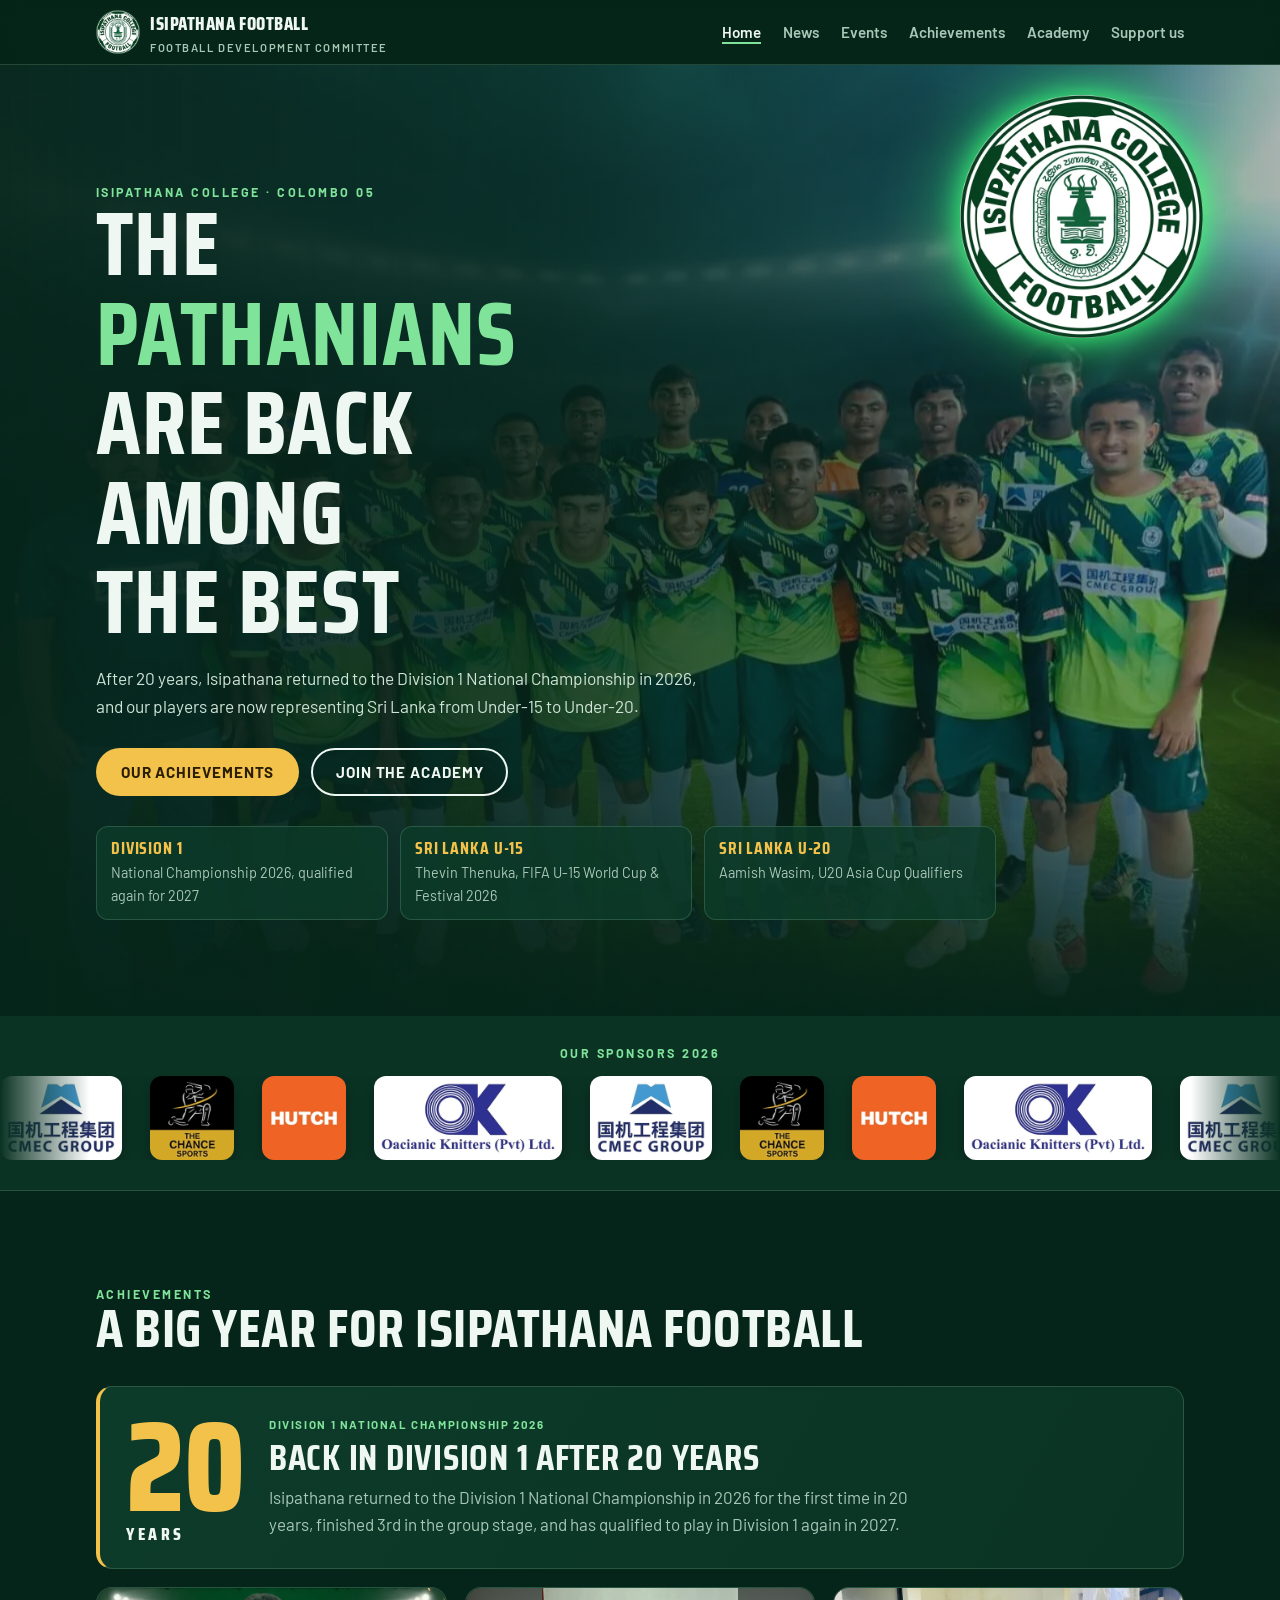
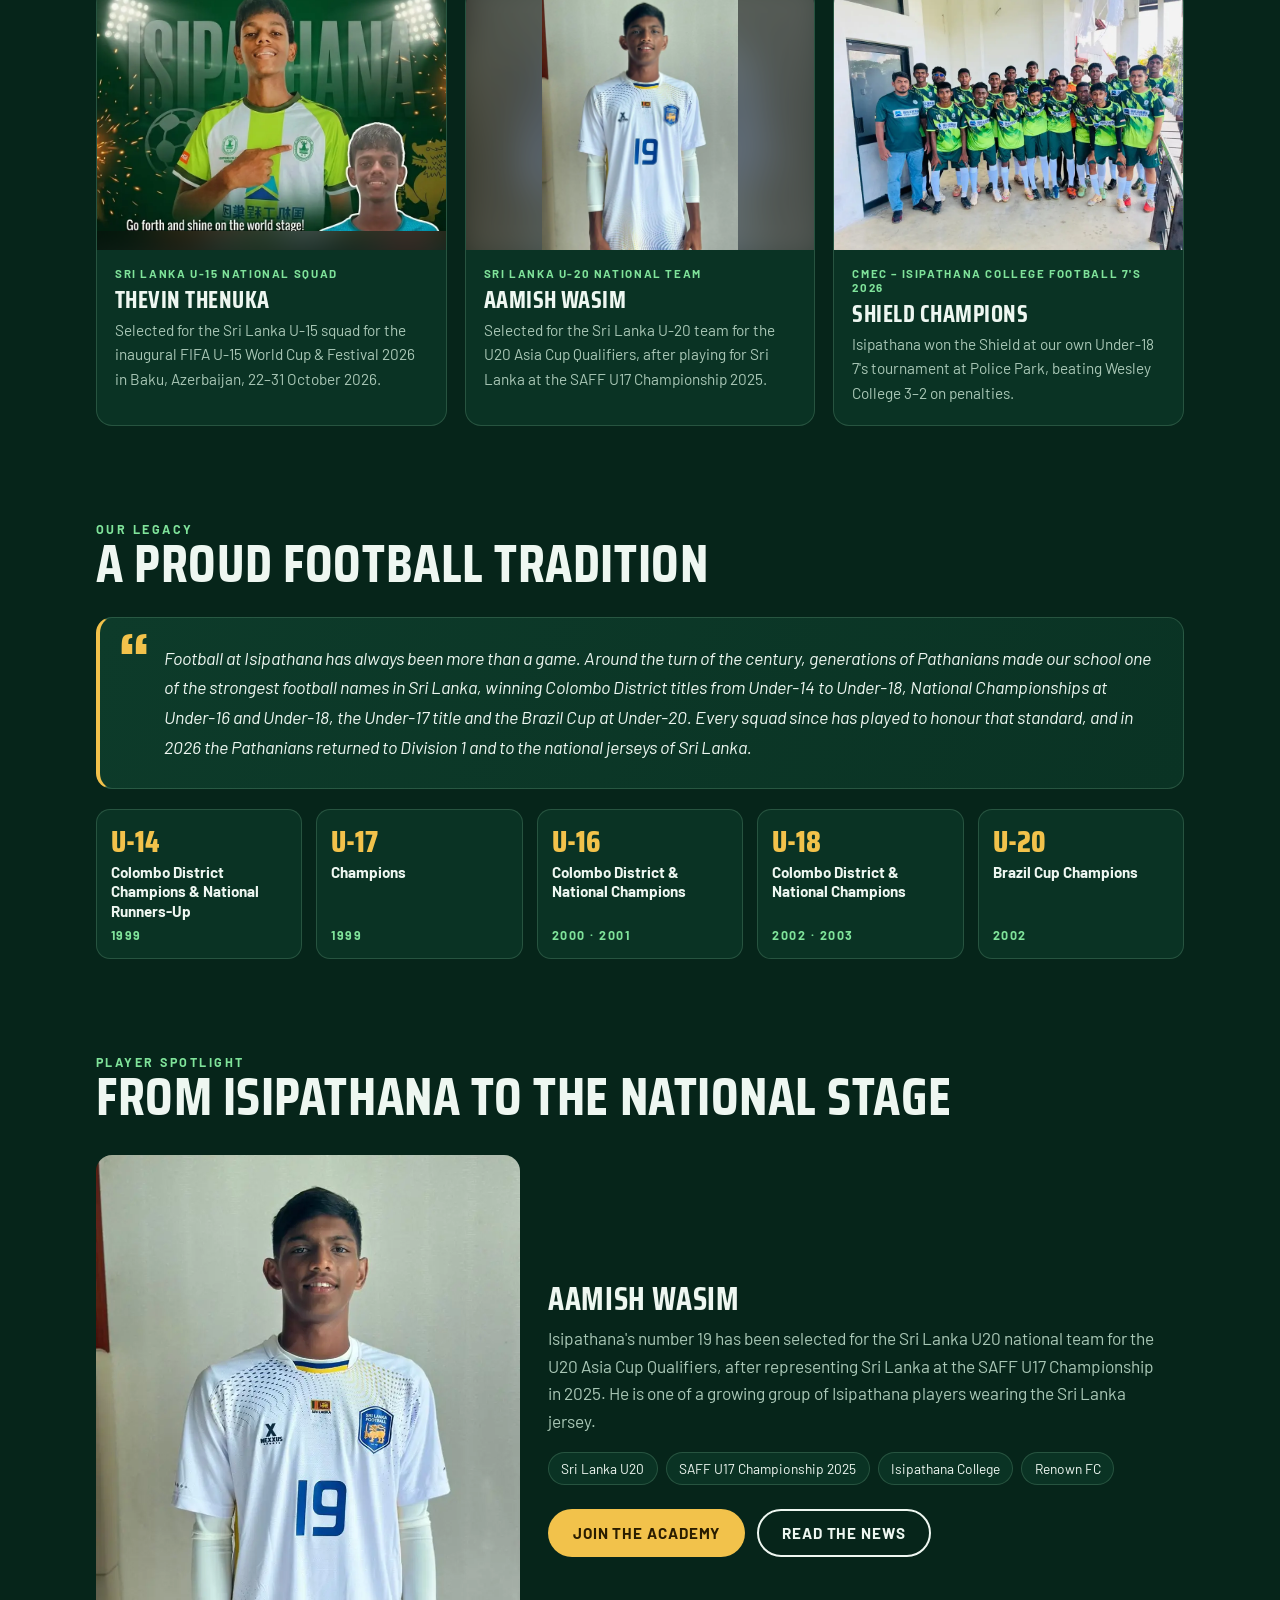
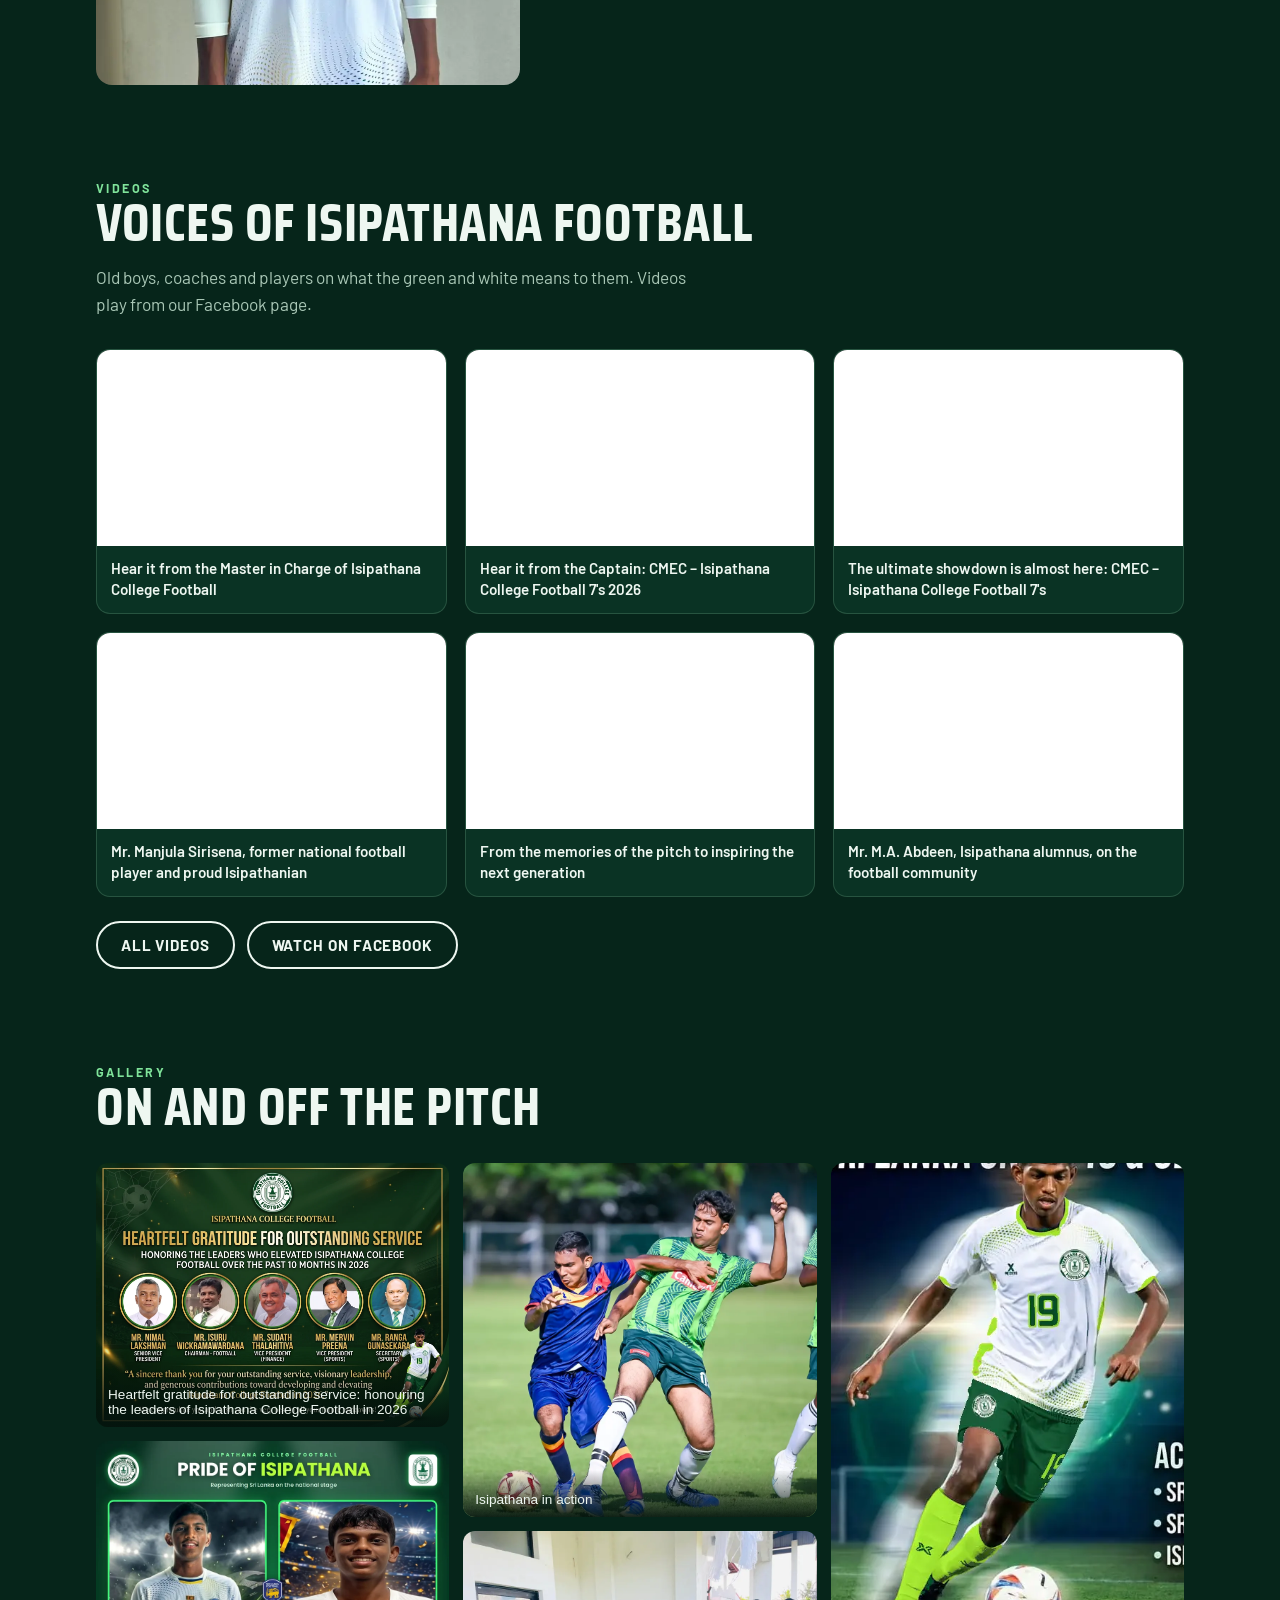
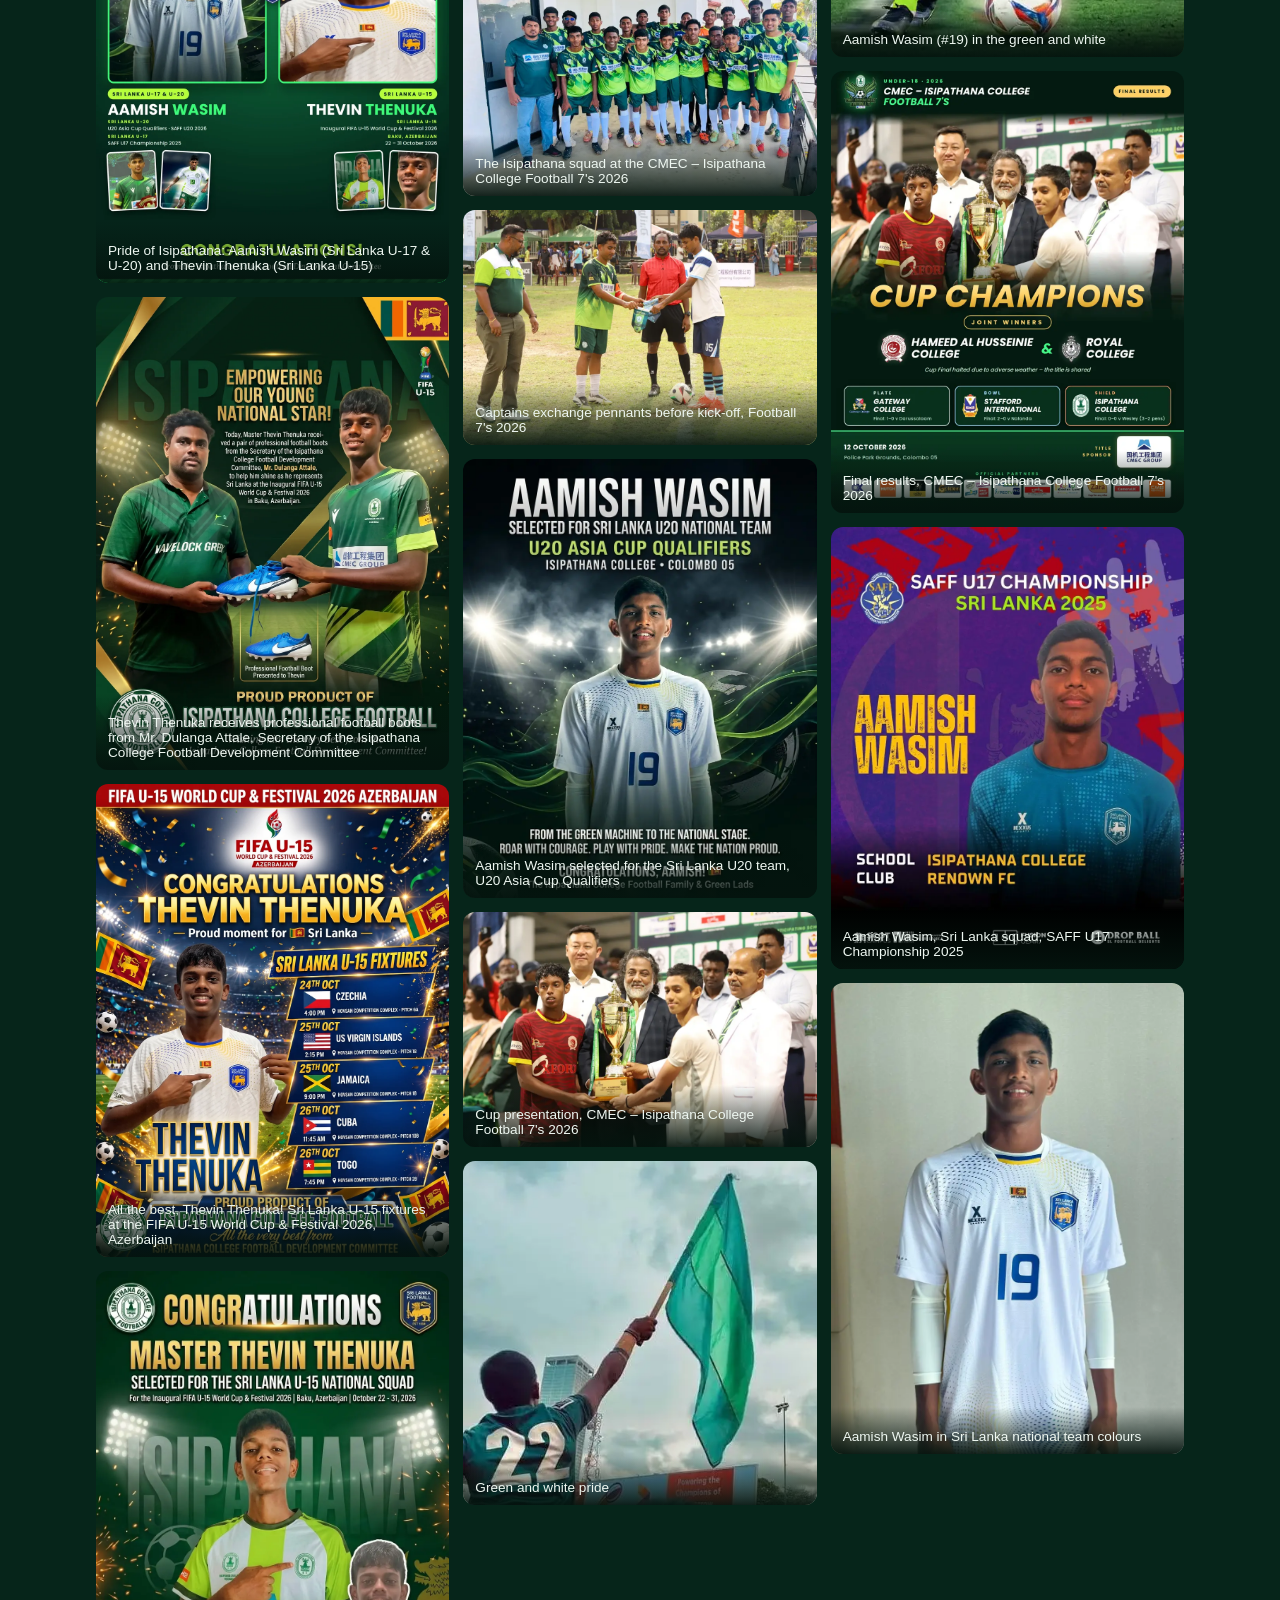
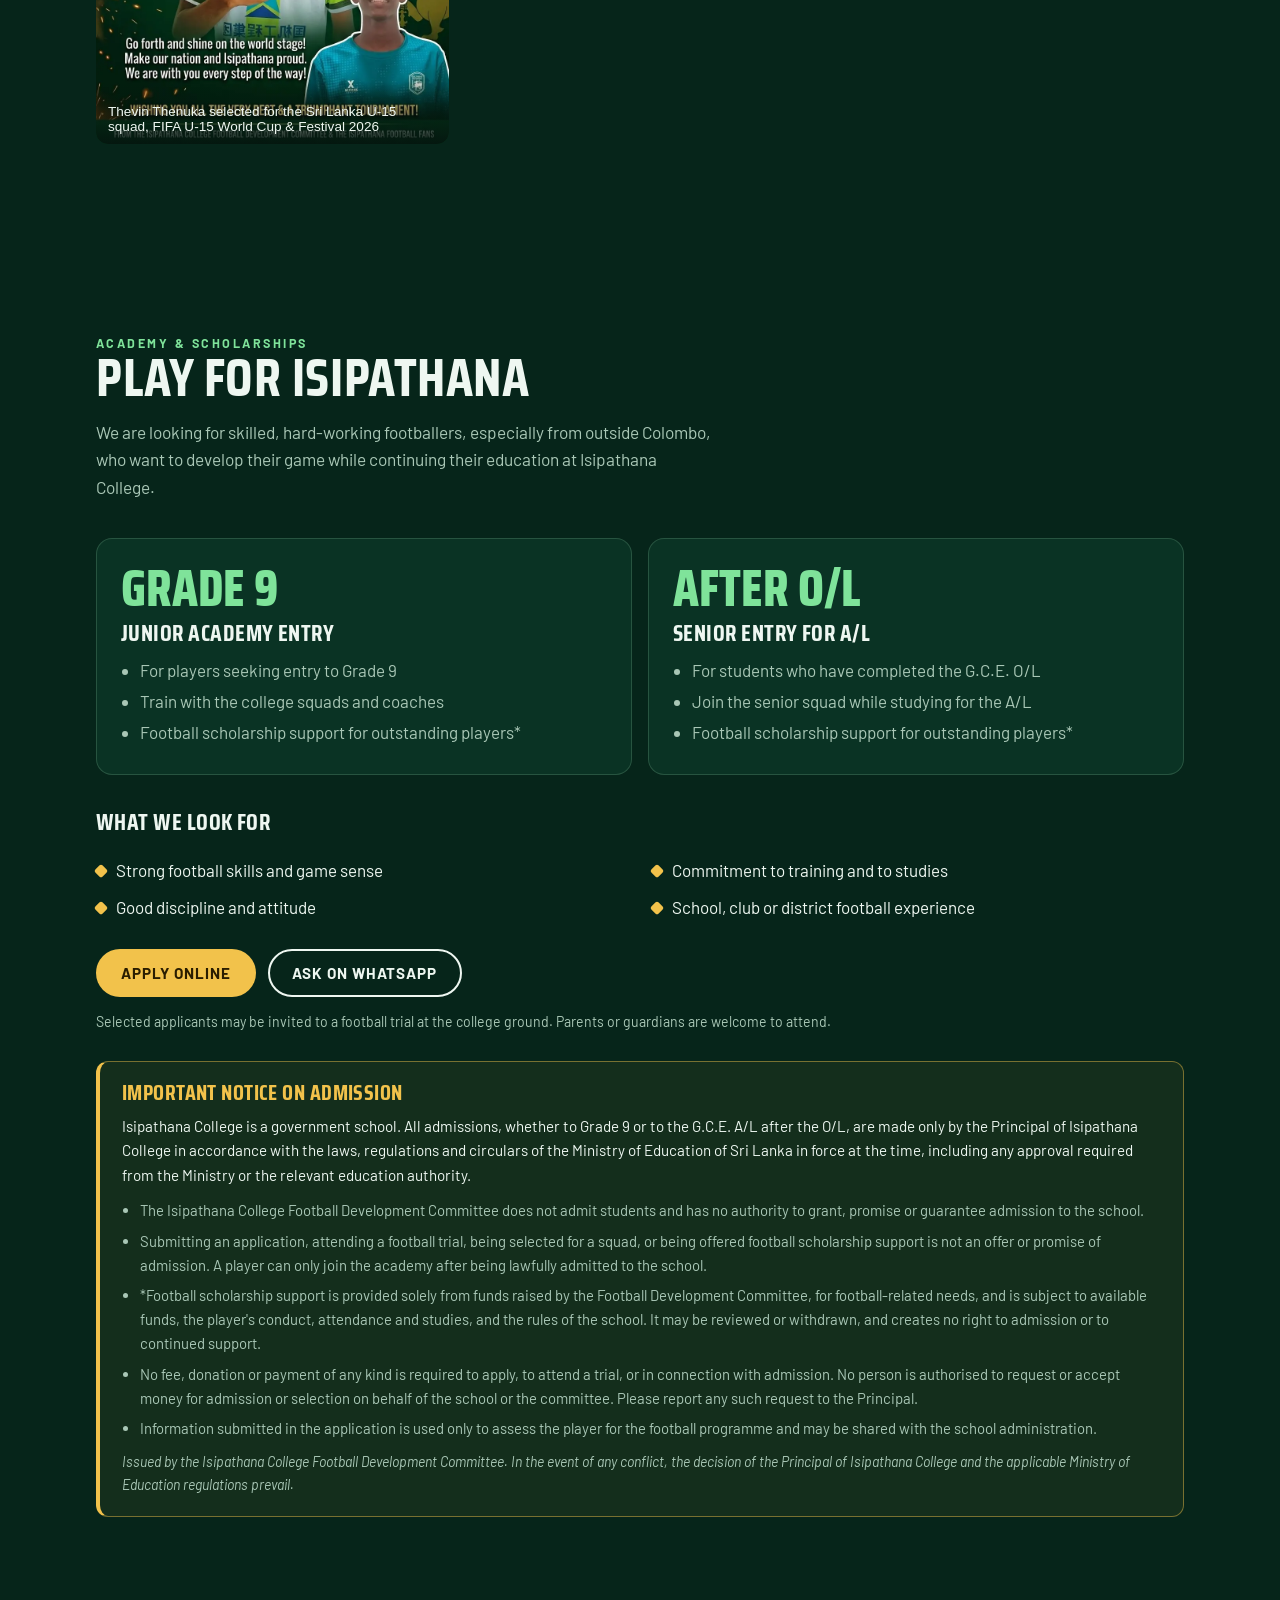
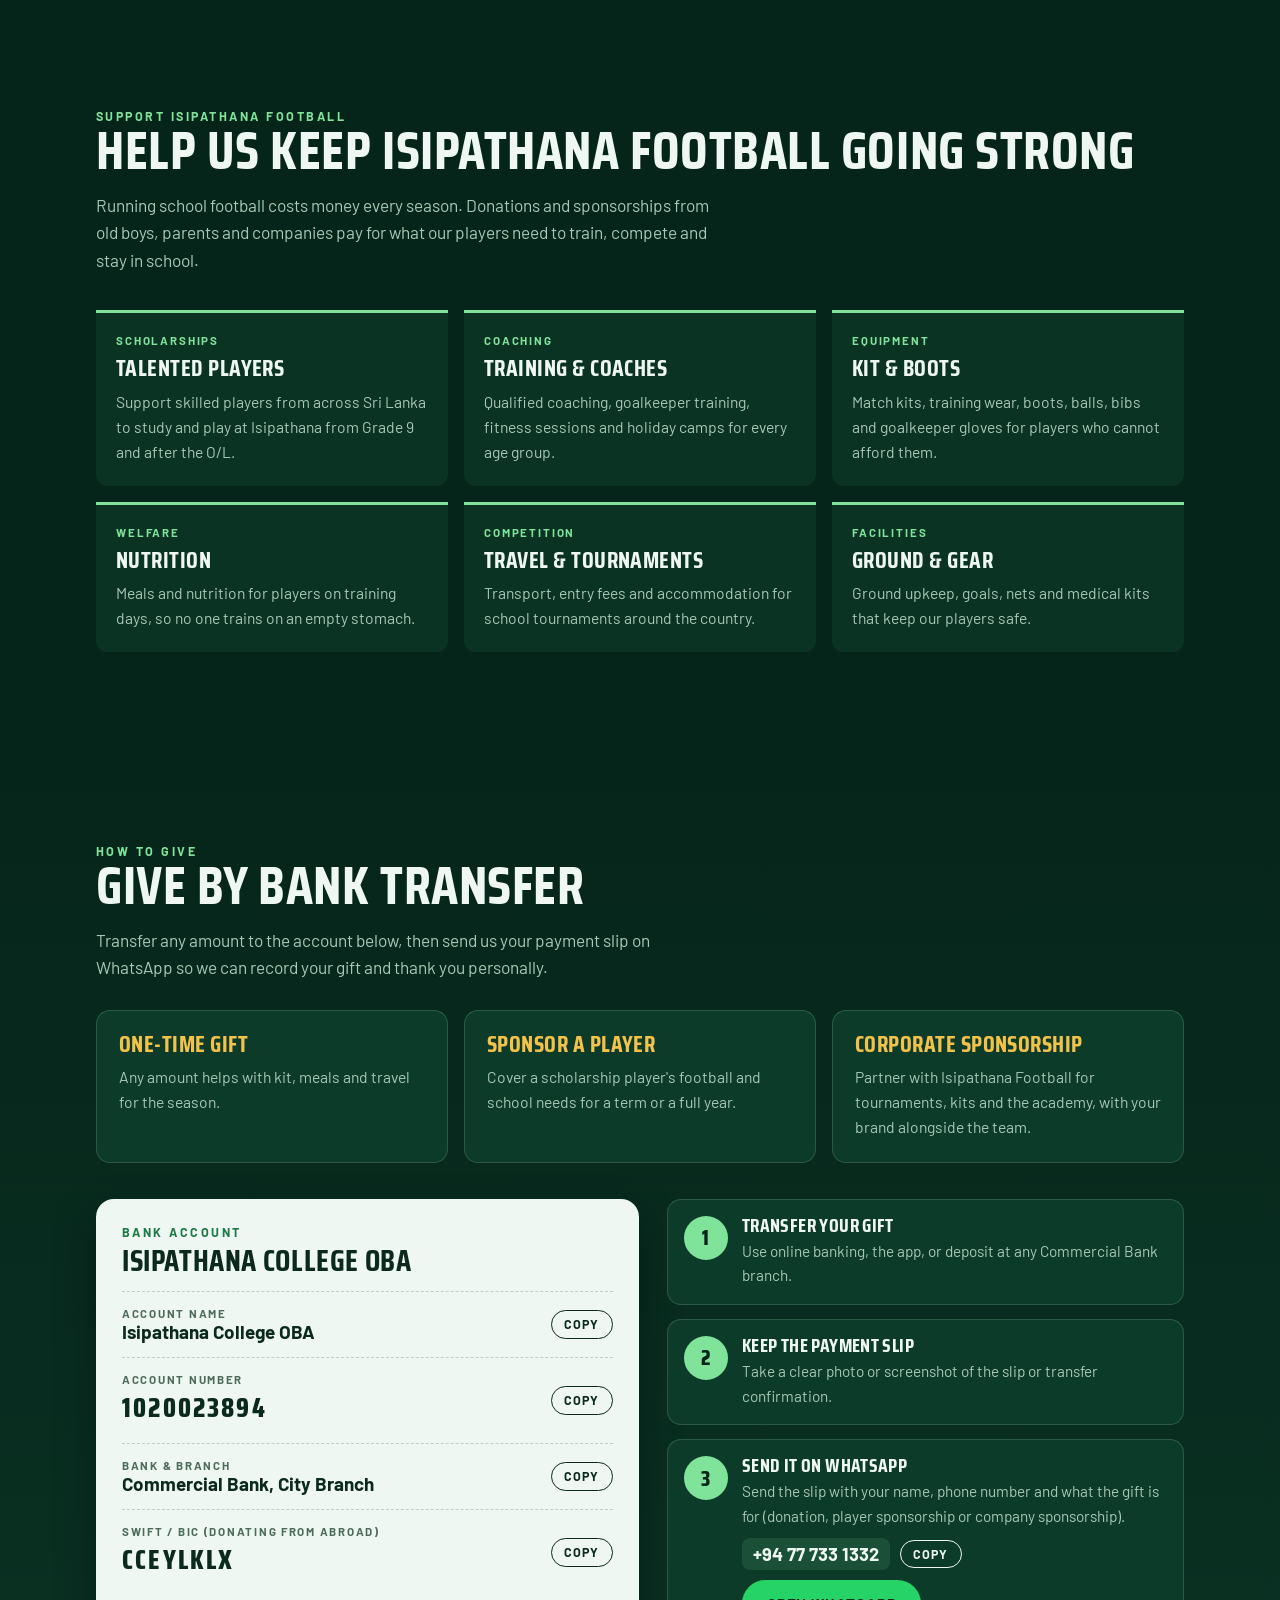
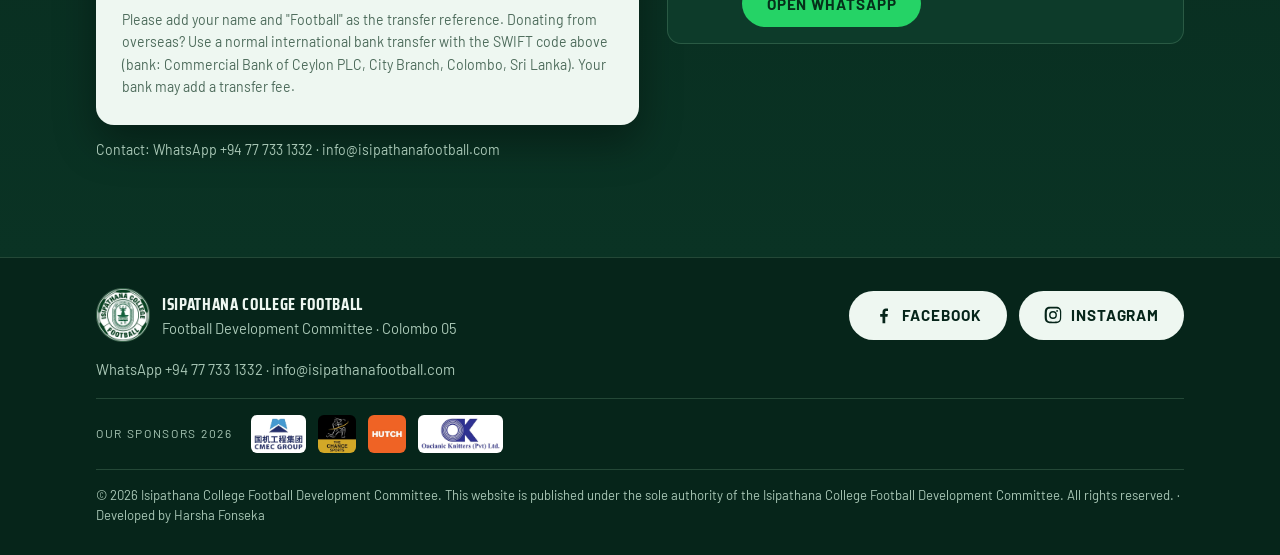
<file: index.html>
<!doctype html>
<html lang="en">
<head>
<meta charset="utf-8">
<meta name="viewport" content="width=device-width,initial-scale=1,viewport-fit=cover">
<title>Isipathana College Football</title>
<meta name="description" content="Isipathana College Football, Colombo 05: achievements, players, news, videos and the football academy.">
<link rel="icon" href="logo.webp" type="image/webp"><link rel="apple-touch-icon" href="apple-touch-icon.png">
<link rel="canonical" href="https://isipathanafootball.com/">
<meta property="og:type" content="website">
<meta property="og:url" content="https://isipathanafootball.com/">
<meta property="og:title" content="Isipathana College Football">
<meta property="og:description" content="Isipathana College Football, Colombo 05: achievements, players, news, videos and the football academy.">
<meta property="og:image" content="https://isipathanafootball.com/og-image.jpg">
<meta name="twitter:card" content="summary_large_image">
<script type="application/ld+json">{"@context": "https://schema.org", "@type": "SportsTeam", "name": "Isipathana College Football", "alternateName": ["Isipathana Football", "Isipathana College Football Team", "The Pathanians"], "sport": "Association football", "url": "https://isipathanafootball.com/", "logo": "https://isipathanafootball.com/apple-touch-icon.png", "image": "https://isipathanafootball.com/og-image.jpg", "description": "Isipathana College football, Colombo 05, Sri Lanka: achievements, players, news, videos and the football academy.", "location": {"@type": "Place", "name": "Isipathana College", "address": {"@type": "PostalAddress", "addressLocality": "Colombo 05", "addressCountry": "LK"}}, "sameAs": ["https://www.facebook.com/isipathanacollegefootball/", "https://www.instagram.com/isipathanacollegefootball/"]}</script>
<meta name="keywords" content="Isipathana, Isipathana College, Isipathana football, Isipathana College football, isipathanafootball, Colombo 05 football, school football Sri Lanka">
<link rel="preconnect" href="https://fonts.googleapis.com">
<link rel="stylesheet" href="https://fonts.googleapis.com/css2?family=Saira+Condensed:wght@600;700;800&family=Barlow:wght@400;500;600;700&display=swap">
<link rel="stylesheet" href="style.css">
</head>
<body>
<header class="nav"><div class="wrap">
  <a class="brand" href="index.html"><span class="coin" aria-hidden="true"><img src="logo.webp" alt="" width="256" height="256"><img class="back" src="logo.webp" alt="" width="256" height="256"></span><div><b>Isipathana Football</b><small>Football Development Committee</small></div></a>
  <nav aria-label="Main"><a href="index.html" aria-current="page">Home</a><a href="news.html">News</a><a href="events.html">Events</a><a href="index.html#achievements">Achievements</a><a href="index.html#academy">Academy</a><a href="index.html#support">Support us</a></nav>
</div></header>
<section class="hero" id="top">
  <div class="bg" role="img" aria-label="The Isipathana College football squad"></div>
  <span class="neon-disc" aria-hidden="true"><span class="coin crest-hero"><img src="img/logo-lg.webp" alt="" width="600" height="600"><img class="back" src="img/logo-lg.webp" alt="" width="600" height="600"></span></span>
  <div class="wrap">
    <p class="eyebrow">Isipathana College · Colombo 05</p>
    <h1>The <em>Pathanians</em> are back among the best</h1>
    <p class="lead">After 20 years, Isipathana returned to the Division 1 National Championship in 2026, and our players are now representing Sri Lanka from Under-15 to Under-20.</p>
    <div class="ctas"><a class="btn gold" href="#achievements">Our achievements</a><a class="btn line" href="#academy">Join the academy</a></div>
    <div class="honours"><div><b>Division 1</b>National Championship 2026, qualified again for 2027</div><div><b>Sri Lanka U-15</b>Thevin Thenuka, FIFA U-15 World Cup &amp; Festival 2026</div><div><b>Sri Lanka U-20</b>Aamish Wasim, U20 Asia Cup Qualifiers</div></div>
  </div>
</section>
<section class="sponsors" id="sponsors" aria-label="Our sponsors 2026"><div class="wrap">
  <p class="eyebrow">Our sponsors 2026</p>
</div>
  <div class="marquee"><div class="track"><div class="set"><img src="img/sp-cmec.webp" width="290" height="200" alt="CMEC Group"><img src="img/sp-chance.webp" width="200" height="200" alt="The Chance Sports"><img src="img/sp-hutch.webp" width="200" height="200" alt="Hutch"><img src="img/sp-oac.webp" width="448" height="200" alt="Oacianic Knitters (Pvt) Ltd"><img src="img/sp-cmec.webp" width="290" height="200" alt="" aria-hidden="true"><img src="img/sp-chance.webp" width="200" height="200" alt="" aria-hidden="true"><img src="img/sp-hutch.webp" width="200" height="200" alt="" aria-hidden="true"><img src="img/sp-oac.webp" width="448" height="200" alt="" aria-hidden="true"><img src="img/sp-cmec.webp" width="290" height="200" alt="" aria-hidden="true"><img src="img/sp-chance.webp" width="200" height="200" alt="" aria-hidden="true"><img src="img/sp-hutch.webp" width="200" height="200" alt="" aria-hidden="true"><img src="img/sp-oac.webp" width="448" height="200" alt="" aria-hidden="true"></div><div class="set" aria-hidden="true"><img src="img/sp-cmec.webp" width="290" height="200" alt="" aria-hidden="true"><img src="img/sp-chance.webp" width="200" height="200" alt="" aria-hidden="true"><img src="img/sp-hutch.webp" width="200" height="200" alt="" aria-hidden="true"><img src="img/sp-oac.webp" width="448" height="200" alt="" aria-hidden="true"><img src="img/sp-cmec.webp" width="290" height="200" alt="" aria-hidden="true"><img src="img/sp-chance.webp" width="200" height="200" alt="" aria-hidden="true"><img src="img/sp-hutch.webp" width="200" height="200" alt="" aria-hidden="true"><img src="img/sp-oac.webp" width="448" height="200" alt="" aria-hidden="true"><img src="img/sp-cmec.webp" width="290" height="200" alt="" aria-hidden="true"><img src="img/sp-chance.webp" width="200" height="200" alt="" aria-hidden="true"><img src="img/sp-hutch.webp" width="200" height="200" alt="" aria-hidden="true"><img src="img/sp-oac.webp" width="448" height="200" alt="" aria-hidden="true"></div></div></div>
</section>
<section id="achievements"><div class="wrap">
  <p class="eyebrow">Achievements</p>
  <h2>A big year for Isipathana football</h2>
  <div class="ach">
    <article class="feat"><div class="num">20</div><div><span class="tag">Division 1 National Championship 2026</span><h3>Back in Division 1 after 20 years</h3><p>Isipathana returned to the Division 1 National Championship in 2026 for the first time in 20 years, finished 3rd in the group stage, and has qualified to play in Division 1 again in 2027.</p></div></article>
    <article class="acard"><div class="ph" style="--ph:url('img/thevin-crop.webp')"><img src="img/thevin-crop.webp" alt="Thevin Thenuka" loading="lazy" width="896" height="624"></div><div class="body"><span class="tag">Sri Lanka U-15 national squad</span><h3>Thevin Thenuka</h3><p>Selected for the Sri Lanka U-15 squad for the inaugural FIFA U-15 World Cup &amp; Festival 2026 in Baku, Azerbaijan, 22–31 October 2026.</p></div></article>
    <article class="acard"><div class="ph" style="--ph:url('img/g-aamish-sl.webp')"><img src="img/g-aamish-sl.webp" alt="Aamish Wasim" loading="lazy" width="800" height="1067"></div><div class="body"><span class="tag">Sri Lanka U-20 national team</span><h3>Aamish Wasim</h3><p>Selected for the Sri Lanka U-20 team for the U20 Asia Cup Qualifiers, after playing for Sri Lanka at the SAFF U17 Championship 2025.</p></div></article>
    <article class="acard"><div class="ph" style="--ph:url('img/g-squad.webp')"><img src="img/g-squad.webp" alt="The Isipathana squad" loading="lazy" width="1000" height="750"></div><div class="body"><span class="tag">CMEC – Isipathana College Football 7's 2026</span><h3>Shield Champions</h3><p>Isipathana won the Shield at our own Under-18 7's tournament at Police Park, beating Wesley College 3–2 on penalties.</p></div></article>
  </div>
</div></section>
<section id="legacy" style="padding-top:0"><div class="wrap">
  <p class="eyebrow">Our legacy</p>
  <h2>A proud football tradition</h2>
  <blockquote class="legacy-quote"><p>Football at Isipathana has always been more than a game. Around the turn of the century, generations of Pathanians made our school one of the strongest football names in Sri Lanka, winning Colombo District titles from Under-14 to Under-18, National Championships at Under-16 and Under-18, the Under-17 title and the Brazil Cup at Under-20. Every squad since has played to honour that standard, and in 2026 the Pathanians returned to Division 1 and to the national jerseys of Sri Lanka.</p></blockquote>
  <ul class="legacy-list"><li><span class="age">U-14</span><b>Colombo District Champions &amp; National Runners-Up</b><span class="yr">1999</span></li><li><span class="age">U-17</span><b>Champions</b><span class="yr">1999</span></li><li><span class="age">U-16</span><b>Colombo District &amp; National Champions</b><span class="yr">2000 · 2001</span></li><li><span class="age">U-18</span><b>Colombo District &amp; National Champions</b><span class="yr">2002 · 2003</span></li><li><span class="age">U-20</span><b>Brazil Cup Champions</b><span class="yr">2002</span></li></ul>
</div></section>
<section id="spotlight" style="padding-top:0"><div class="wrap">
  <p class="eyebrow">Player spotlight</p>
  <h2>From Isipathana to the national stage</h2>
  <div class="spot">
    <img src="img/g-aamish-sl.webp" alt="Aamish Wasim in the Sri Lanka national team kit" loading="lazy" width="800" height="1067">
    <div>
      <h3 style="font-size:2rem">Aamish Wasim</h3>
      <p class="lead" style="margin-top:10px">Isipathana's number 19 has been selected for the Sri Lanka U20 national team for the U20 Asia Cup Qualifiers, after representing Sri Lanka at the SAFF U17 Championship in 2025. He is one of a growing group of Isipathana players wearing the Sri Lanka jersey.</p>
      <div class="tags"><span>Sri Lanka U20</span><span>SAFF U17 Championship 2025</span><span>Isipathana College</span><span>Renown FC</span></div>
      <div class="more"><a class="btn gold" href="#academy">Join the academy</a><a class="btn line" href="news.html">Read the news</a></div>
    </div>
  </div>
</div></section>

<section id="videos" style="padding-top:0"><div class="wrap">
  <p class="eyebrow">Videos</p>
  <h2>Voices of Isipathana football</h2>
  <p class="lead" style="margin-top:14px">Old boys, coaches and players on what the green and white means to them. Videos play from our Facebook page.</p>
  <div class="vgrid"><article class="vid"><div class="frame"><iframe src="https://www.facebook.com/plugins/video.php?href=https%3A%2F%2Fwww.facebook.com%2Fisipathanacollegefootball%2Fvideos%2F1644820450646056%2F&show_text=false&width=560" title="Hear it from the Master in Charge of Isipathana College Football" loading="lazy" allow="autoplay; clipboard-write; encrypted-media; picture-in-picture; web-share" allowfullscreen></iframe></div><p>Hear it from the Master in Charge of Isipathana College Football</p></article><article class="vid"><div class="frame"><iframe src="https://www.facebook.com/plugins/video.php?href=https%3A%2F%2Fwww.facebook.com%2Fisipathanacollegefootball%2Fvideos%2F1125602993415950%2F&show_text=false&width=560" title="Hear it from the Captain: CMEC – Isipathana College Football 7's 2026" loading="lazy" allow="autoplay; clipboard-write; encrypted-media; picture-in-picture; web-share" allowfullscreen></iframe></div><p>Hear it from the Captain: CMEC – Isipathana College Football 7's 2026</p></article><article class="vid"><div class="frame"><iframe src="https://www.facebook.com/plugins/video.php?href=https%3A%2F%2Fwww.facebook.com%2Fisipathanacollegefootball%2Fvideos%2F1463273322313669%2F&show_text=false&width=560" title="The ultimate showdown is almost here: CMEC – Isipathana College Football 7's" loading="lazy" allow="autoplay; clipboard-write; encrypted-media; picture-in-picture; web-share" allowfullscreen></iframe></div><p>The ultimate showdown is almost here: CMEC – Isipathana College Football 7's</p></article><article class="vid"><div class="frame"><iframe src="https://www.facebook.com/plugins/video.php?href=https%3A%2F%2Fwww.facebook.com%2Fisipathanacollegefootball%2Fvideos%2F1774196120484456%2F&show_text=false&width=560" title="Mr. Manjula Sirisena, former national football player and proud Isipathanian" loading="lazy" allow="autoplay; clipboard-write; encrypted-media; picture-in-picture; web-share" allowfullscreen></iframe></div><p>Mr. Manjula Sirisena, former national football player and proud Isipathanian</p></article><article class="vid"><div class="frame"><iframe src="https://www.facebook.com/plugins/video.php?href=https%3A%2F%2Fwww.facebook.com%2Fisipathanacollegefootball%2Fvideos%2F1738570443888682%2F&show_text=false&width=560" title="From the memories of the pitch to inspiring the next generation" loading="lazy" allow="autoplay; clipboard-write; encrypted-media; picture-in-picture; web-share" allowfullscreen></iframe></div><p>From the memories of the pitch to inspiring the next generation</p></article><article class="vid"><div class="frame"><iframe src="https://www.facebook.com/plugins/video.php?href=https%3A%2F%2Fwww.facebook.com%2Fisipathanacollegefootball%2Fvideos%2F1084439617802096%2F&show_text=false&width=560" title="Mr. M.A. Abdeen, Isipathana alumnus, on the football community" loading="lazy" allow="autoplay; clipboard-write; encrypted-media; picture-in-picture; web-share" allowfullscreen></iframe></div><p>Mr. M.A. Abdeen, Isipathana alumnus, on the football community</p></article></div>
  <div class="more"><a class="btn line" href="news.html#videos">All videos</a><a class="btn line" href="https://www.facebook.com/isipathanacollegefootball/videos" target="_blank" rel="noopener">Watch on Facebook</a></div>
</div></section>

<section id="gallery" style="padding-top:0"><div class="wrap">
  <p class="eyebrow">Gallery</p>
  <h2>On and off the pitch</h2>
  <div class="gallery"><button type="button" data-i="0" aria-label="Open photo: Heartfelt gratitude for outstanding service: honouring the leaders of Isipathana College Football in 2026"><img src="img/g-gratitude.webp" alt="Heartfelt gratitude for outstanding service: honouring the leaders of Isipathana College Football in 2026" loading="lazy" width="1400" height="1045"><figcaption>Heartfelt gratitude for outstanding service: honouring the leaders of Isipathana College Football in 2026</figcaption></button><button type="button" data-i="1" aria-label="Open photo: Pride of Isipathana: Aamish Wasim (Sri Lanka U-17 & U-20) and Thevin Thenuka (Sri Lanka U-15)"><img src="img/g-pride.webp" alt="Pride of Isipathana: Aamish Wasim (Sri Lanka U-17 & U-20) and Thevin Thenuka (Sri Lanka U-15)" loading="lazy" width="1000" height="1250"><figcaption>Pride of Isipathana: Aamish Wasim (Sri Lanka U-17 & U-20) and Thevin Thenuka (Sri Lanka U-15)</figcaption></button><button type="button" data-i="2" aria-label="Open photo: Thevin Thenuka receives professional football boots from Mr. Dulanga Attale, Secretary of the Isipathana College Football Development Committee"><img src="img/g-thevin-boots.webp" alt="Thevin Thenuka receives professional football boots from Mr. Dulanga Attale, Secretary of the Isipathana College Football Development Committee" loading="lazy" width="1000" height="1339"><figcaption>Thevin Thenuka receives professional football boots from Mr. Dulanga Attale, Secretary of the Isipathana College Football Development Committee</figcaption></button><button type="button" data-i="3" aria-label="Open photo: All the best, Thevin Thenuka! Sri Lanka U-15 fixtures at the FIFA U-15 World Cup & Festival 2026, Azerbaijan"><img src="img/g-thevin-fixtures.webp" alt="All the best, Thevin Thenuka! Sri Lanka U-15 fixtures at the FIFA U-15 World Cup & Festival 2026, Azerbaijan" loading="lazy" width="1000" height="1339"><figcaption>All the best, Thevin Thenuka! Sri Lanka U-15 fixtures at the FIFA U-15 World Cup & Festival 2026, Azerbaijan</figcaption></button><button type="button" data-i="4" aria-label="Open photo: Thevin Thenuka selected for the Sri Lanka U-15 squad, FIFA U-15 World Cup & Festival 2026"><img src="img/g-thevin.webp" alt="Thevin Thenuka selected for the Sri Lanka U-15 squad, FIFA U-15 World Cup & Festival 2026" loading="lazy" width="896" height="1200"><figcaption>Thevin Thenuka selected for the Sri Lanka U-15 squad, FIFA U-15 World Cup & Festival 2026</figcaption></button><button type="button" data-i="5" aria-label="Open photo: Isipathana in action"><img src="img/g-action.webp" alt="Isipathana in action" loading="lazy" width="1000" height="1000"><figcaption>Isipathana in action</figcaption></button><button type="button" data-i="6" aria-label="Open photo: The Isipathana squad at the CMEC – Isipathana College Football 7's 2026"><img src="img/g-squad.webp" alt="The Isipathana squad at the CMEC – Isipathana College Football 7's 2026" loading="lazy" width="1000" height="750"><figcaption>The Isipathana squad at the CMEC – Isipathana College Football 7's 2026</figcaption></button><button type="button" data-i="7" aria-label="Open photo: Captains exchange pennants before kick-off, Football 7's 2026"><img src="img/g-pennant.webp" alt="Captains exchange pennants before kick-off, Football 7's 2026" loading="lazy" width="1000" height="666"><figcaption>Captains exchange pennants before kick-off, Football 7's 2026</figcaption></button><button type="button" data-i="8" aria-label="Open photo: Aamish Wasim selected for the Sri Lanka U20 team, U20 Asia Cup Qualifiers"><img src="img/g-aamish-u20.webp" alt="Aamish Wasim selected for the Sri Lanka U20 team, U20 Asia Cup Qualifiers" loading="lazy" width="900" height="1117"><figcaption>Aamish Wasim selected for the Sri Lanka U20 team, U20 Asia Cup Qualifiers</figcaption></button><button type="button" data-i="9" aria-label="Open photo: Cup presentation, CMEC – Isipathana College Football 7's 2026"><img src="img/g-trophy.webp" alt="Cup presentation, CMEC – Isipathana College Football 7's 2026" loading="lazy" width="1000" height="666"><figcaption>Cup presentation, CMEC – Isipathana College Football 7's 2026</figcaption></button><button type="button" data-i="10" aria-label="Open photo: Green and white pride"><img src="img/g-flag.webp" alt="Green and white pride" loading="lazy" width="453" height="441"><figcaption>Green and white pride</figcaption></button><button type="button" data-i="11" aria-label="Open photo: Aamish Wasim (#19) in the green and white"><img src="img/g-aamish-kit.webp" alt="Aamish Wasim (#19) in the green and white" loading="lazy" width="488" height="682"><figcaption>Aamish Wasim (#19) in the green and white</figcaption></button><button type="button" data-i="12" aria-label="Open photo: Final results, CMEC – Isipathana College Football 7's 2026"><img src="img/g-results.webp" alt="Final results, CMEC – Isipathana College Football 7's 2026" loading="lazy" width="1000" height="1250"><figcaption>Final results, CMEC – Isipathana College Football 7's 2026</figcaption></button><button type="button" data-i="13" aria-label="Open photo: Aamish Wasim, Sri Lanka squad, SAFF U17 Championship 2025"><img src="img/g-aamish-saff.webp" alt="Aamish Wasim, Sri Lanka squad, SAFF U17 Championship 2025" loading="lazy" width="900" height="1125"><figcaption>Aamish Wasim, Sri Lanka squad, SAFF U17 Championship 2025</figcaption></button><button type="button" data-i="14" aria-label="Open photo: Aamish Wasim in Sri Lanka national team colours"><img src="img/g-aamish-sl.webp" alt="Aamish Wasim in Sri Lanka national team colours" loading="lazy" width="800" height="1067"><figcaption>Aamish Wasim in Sri Lanka national team colours</figcaption></button></div>
</div></section>
<section id="academy"><div class="wrap">
  <p class="eyebrow">Academy &amp; scholarships</p>
  <h2>Play for Isipathana</h2>
  <p class="lead" style="margin-top:14px">We are looking for skilled, hard-working footballers, especially from outside Colombo, who want to develop their game while continuing their education at Isipathana College.</p>
  <div class="academy">
    <div class="entry"><div class="big">Grade 9</div><h3>Junior academy entry</h3><ul><li>For players seeking entry to Grade 9</li><li>Train with the college squads and coaches</li><li>Football scholarship support for outstanding players*</li></ul></div>
    <div class="entry"><div class="big">After O/L</div><h3>Senior entry for A/L</h3><ul><li>For students who have completed the G.C.E. O/L</li><li>Join the senior squad while studying for the A/L</li><li>Football scholarship support for outstanding players*</li></ul></div>
  </div>
  <h3 style="margin-top:36px">What we look for</h3>
  <ul class="checks">
    <li>Strong football skills and game sense</li>
    <li>Commitment to training and to studies</li>
    <li>Good discipline and attitude</li>
    <li>School, club or district football experience</li>
  </ul>
  <div class="apply">
    <a class="btn gold" href="https://forms.gle/Aq78qEe5Gp9bL4gFA" target="_blank" rel="noopener">Apply online</a>
    <a class="btn line" href="https://wa.me/94777331332?text=Hello%2C%20I%20would%20like%20to%20know%20more%20about%20the%20Isipathana%20Football%20Academy%20and%20scholarships." target="_blank" rel="noopener">Ask on WhatsApp</a>
      </div>
  <p class="note">Selected applicants may be invited to a football trial at the college ground. Parents or guardians are welcome to attend.</p>
  <div class="notice" id="admission-notice">
    <h3>Important notice on admission</h3>
    <p>Isipathana College is a government school. All admissions, whether to Grade 9 or to the G.C.E. A/L after the O/L, are made only by the Principal of Isipathana College in accordance with the laws, regulations and circulars of the Ministry of Education of Sri Lanka in force at the time, including any approval required from the Ministry or the relevant education authority.</p>
    <ul>
      <li>The Isipathana College Football Development Committee does not admit students and has no authority to grant, promise or guarantee admission to the school.</li>
      <li>Submitting an application, attending a football trial, being selected for a squad, or being offered football scholarship support is not an offer or promise of admission. A player can only join the academy after being lawfully admitted to the school.</li>
      <li>*Football scholarship support is provided solely from funds raised by the Football Development Committee, for football-related needs, and is subject to available funds, the player's conduct, attendance and studies, and the rules of the school. It may be reviewed or withdrawn, and creates no right to admission or to continued support.</li>
      <li>No fee, donation or payment of any kind is required to apply, to attend a trial, or in connection with admission. No person is authorised to request or accept money for admission or selection on behalf of the school or the committee. Please report any such request to the Principal.</li>
      <li>Information submitted in the application is used only to assess the player for the football programme and may be shared with the school administration.</li>
    </ul>
    <p class="sig">Issued by the Isipathana College Football Development Committee. In the event of any conflict, the decision of the Principal of Isipathana College and the applicable Ministry of Education regulations prevail.</p>
  </div>
</div></section><section id="support"><div class="wrap">
  <p class="eyebrow">Support Isipathana football</p>
  <h2>Help us keep Isipathana football going strong</h2>
  <p class="lead" style="margin-top:14px">Running school football costs money every season. Donations and sponsorships from old boys, parents and companies pay for what our players need to train, compete and stay in school.</p>
  <div class="grid">
    <article class="item"><span class="tag">Scholarships</span><h3>Talented players</h3><p>Support skilled players from across Sri Lanka to study and play at Isipathana from Grade 9 and after the O/L.</p></article>
    <article class="item"><span class="tag">Coaching</span><h3>Training &amp; coaches</h3><p>Qualified coaching, goalkeeper training, fitness sessions and holiday camps for every age group.</p></article>
    <article class="item"><span class="tag">Equipment</span><h3>Kit &amp; boots</h3><p>Match kits, training wear, boots, balls, bibs and goalkeeper gloves for players who cannot afford them.</p></article>
    <article class="item"><span class="tag">Welfare</span><h3>Nutrition</h3><p>Meals and nutrition for players on training days, so no one trains on an empty stomach.</p></article>
    <article class="item"><span class="tag">Competition</span><h3>Travel &amp; tournaments</h3><p>Transport, entry fees and accommodation for school tournaments around the country.</p></article>
    <article class="item"><span class="tag">Facilities</span><h3>Ground &amp; gear</h3><p>Ground upkeep, goals, nets and medical kits that keep our players safe.</p></article>
  </div>
</div></section><section id="donate"><div class="wrap">
  <p class="eyebrow">How to give</p>
  <h2>Give by bank transfer</h2>
  <p class="lead" style="margin-top:14px">Transfer any amount to the account below, then send us your payment slip on WhatsApp so we can record your gift and thank you personally.</p>

  <div class="ways">
    <div class="way"><h3>One-time gift</h3><p>Any amount helps with kit, meals and travel for the season.</p></div>
    <div class="way"><h3>Sponsor a player</h3><p>Cover a scholarship player's football and school needs for a term or a full year.</p></div>
    <div class="way"><h3>Corporate sponsorship</h3><p>Partner with Isipathana Football for tournaments, kits and the academy, with your brand alongside the team.</p></div>
  </div>

  <div class="give">
    <div class="bank">
      <p class="eyebrow">Bank account</p>
      <h3>Isipathana College OBA</h3>
      <div class="row"><div><span>Account name</span><b id="v-name">Isipathana College OBA</b></div><button class="copy" type="button" data-copy="v-name">Copy</button></div>
      <div class="row"><div><span>Account number</span><b class="num" id="v-acc">1020023894</b></div><button class="copy" type="button" data-copy="v-acc">Copy</button></div>
      <div class="row"><div><span>Bank &amp; branch</span><b id="v-bank">Commercial Bank, City Branch</b></div><button class="copy" type="button" data-copy="v-bank">Copy</button></div>
      <div class="row"><div><span>SWIFT / BIC (donating from abroad)</span><b class="num" id="v-swift">CCEYLKLX</b></div><button class="copy" type="button" data-copy="v-swift">Copy</button></div>
      <p class="note" style="color:#4d6b5b">Please add your name and "Football" as the transfer reference. Donating from overseas? Use a normal international bank transfer with the SWIFT code above (bank: Commercial Bank of Ceylon PLC, City Branch, Colombo, Sri Lanka). Your bank may add a transfer fee.</p>
    </div>

    <ol class="steps">
      <li><span class="n">1</span><div><h3>Transfer your gift</h3><p>Use online banking, the app, or deposit at any Commercial Bank branch.</p></div></li>
      <li><span class="n">2</span><div><h3>Keep the payment slip</h3><p>Take a clear photo or screenshot of the slip or transfer confirmation.</p></div></li>
      <li><span class="n">3</span><div><h3>Send it on WhatsApp</h3><p>Send the slip with your name, phone number and what the gift is for (donation, player sponsorship or company sponsorship).</p>
        <div class="phone"><code id="v-wa">+94 77 733 1332</code><button class="copy" type="button" data-copy="v-wa" style="border-color:var(--chalk);color:var(--chalk)">Copy</button></div>
        <div class="phone"><a class="btn wa" id="waBtn" href="https://wa.me/94777331332?text=Hello%2C%20I%20have%20made%20a%20donation%20to%20Isipathana%20College%20Football.%20Please%20find%20my%20payment%20slip%20attached.%0AName%3A%20%0APurpose%3A%20" target="_blank" rel="noopener">Open WhatsApp</a></div>
      </div></li>
    </ol>
  </div>
  <p class="note">Contact: WhatsApp +94 77 733 1332 · info@isipathanafootball.com</p>
</div></section>
<footer><div class="wrap">
  <div class="fb"><span class="coin" aria-hidden="true"><img src="logo.webp" alt="" width="256" height="256"><img class="back" src="logo.webp" alt="" width="256" height="256"></span><div><b>Isipathana College Football</b>Football Development Committee · Colombo 05</div></div>
  <div class="social"><a class="btn" href="https://www.facebook.com/isipathanacollegefootball/" target="_blank" rel="noopener"><svg viewBox="0 0 24 24" aria-hidden="true"><path fill="currentColor" d="M13.5 22v-8h2.7l.4-3.2h-3.1V8.8c0-.9.3-1.6 1.6-1.6h1.7V4.4c-.3 0-1.3-.1-2.5-.1-2.5 0-4.1 1.5-4.1 4.2v2.3H7.4V14h2.8v8z"/></svg>Facebook</a><a class="btn" href="https://www.instagram.com/isipathanacollegefootball/" target="_blank" rel="noopener"><svg viewBox="0 0 24 24" aria-hidden="true"><path fill="currentColor" d="M12 7.3A4.7 4.7 0 1 0 12 16.7 4.7 4.7 0 0 0 12 7.3m0 7.7a3 3 0 1 1 0-6 3 3 0 0 1 0 6m6-7.9a1.1 1.1 0 1 1-2.2 0 1.1 1.1 0 0 1 2.2 0M21.9 8c-.1-1.6-.4-3-1.6-4.2S17.6 2.2 16 2.1C14.4 2 9.6 2 8 2.1 6.4 2.2 5 2.5 3.8 3.7S2.2 6.4 2.1 8C2 9.6 2 14.4 2.1 16c.1 1.6.4 3 1.6 4.2s2.6 1.5 4.3 1.6c1.6.1 6.4.1 8 0 1.6-.1 3-.4 4.2-1.6s1.5-2.6 1.6-4.2c.1-1.6.1-6.4.1-8M20 17.8a3.3 3.3 0 0 1-1.8 1.8c-1.3.5-4.3.4-5.7.4s-4.5.1-5.7-.4A3.3 3.3 0 0 1 5 17.8c-.5-1.3-.4-4.3-.4-5.7s-.1-4.5.4-5.7A3.3 3.3 0 0 1 6.8 4.6c1.3-.5 4.3-.4 5.7-.4s4.5-.1 5.7.4A3.3 3.3 0 0 1 20 6.4c.5 1.3.4 4.3.4 5.7s.1 4.5-.4 5.7"/></svg>Instagram</a></div>
  <div>WhatsApp +94 77 733 1332 · info@isipathanafootball.com</div>
  <div class="fspons"><span>Our sponsors 2026</span><img src="img/sp-cmec.webp" width="290" height="200" alt="CMEC Group" loading="lazy"><img src="img/sp-chance.webp" width="200" height="200" alt="The Chance Sports" loading="lazy"><img src="img/sp-hutch.webp" width="200" height="200" alt="Hutch" loading="lazy"><img src="img/sp-oac.webp" width="448" height="200" alt="Oacianic Knitters (Pvt) Ltd" loading="lazy"></div>
  <p class="legal">© 2026 Isipathana College Football Development Committee. This website is published under the sole authority of the Isipathana College Football Development Committee. All rights reserved. · Developed by Harsha Fonseka</p>
</div></footer>
<script>
document.querySelectorAll('.copy').forEach(b=>b.addEventListener('click',()=>{
  const el=document.getElementById(b.dataset.copy),t=el.textContent.trim(),done=()=>{const o=b.textContent;b.textContent='Copied';b.classList.add('ok');setTimeout(()=>{b.textContent=o;b.classList.remove('ok');},1600);};
  const sel=()=>{const r=document.createRange();r.selectNodeContents(el);const s=getSelection();s.removeAllRanges();s.addRange(r);};
  try{navigator.clipboard.writeText(t).then(done,sel);}catch(e){sel();}
}));

const G=[["g-gratitude.webp", "Heartfelt gratitude for outstanding service: honouring the leaders of Isipathana College Football in 2026"], ["g-pride.webp", "Pride of Isipathana: Aamish Wasim (Sri Lanka U-17 & U-20) and Thevin Thenuka (Sri Lanka U-15)"], ["g-thevin-boots.webp", "Thevin Thenuka receives professional football boots from Mr. Dulanga Attale, Secretary of the Isipathana College Football Development Committee"], ["g-thevin-fixtures.webp", "All the best, Thevin Thenuka! Sri Lanka U-15 fixtures at the FIFA U-15 World Cup & Festival 2026, Azerbaijan"], ["g-thevin.webp", "Thevin Thenuka selected for the Sri Lanka U-15 squad, FIFA U-15 World Cup & Festival 2026"], ["g-action.webp", "Isipathana in action"], ["g-squad.webp", "The Isipathana squad at the CMEC \u2013 Isipathana College Football 7's 2026"], ["g-pennant.webp", "Captains exchange pennants before kick-off, Football 7's 2026"], ["g-aamish-u20.webp", "Aamish Wasim selected for the Sri Lanka U20 team, U20 Asia Cup Qualifiers"], ["g-trophy.webp", "Cup presentation, CMEC \u2013 Isipathana College Football 7's 2026"], ["g-flag.webp", "Green and white pride"], ["g-aamish-kit.webp", "Aamish Wasim (#19) in the green and white"], ["g-results.webp", "Final results, CMEC \u2013 Isipathana College Football 7's 2026"], ["g-aamish-saff.webp", "Aamish Wasim, Sri Lanka squad, SAFF U17 Championship 2025"], ["g-aamish-sl.webp", "Aamish Wasim in Sri Lanka national team colours"]];
const gb=document.querySelectorAll('.gallery button');
if(gb.length){
  const lb=document.createElement('div');lb.className='lb';lb.hidden=true;lb.setAttribute('role','dialog');lb.setAttribute('aria-modal','true');
  lb.innerHTML='<button class="x" type="button" aria-label="Close">×</button><button class="nv pv" type="button" aria-label="Previous photo">‹</button><img alt=""><p></p><button class="nv nx" type="button" aria-label="Next photo">›</button>';
  document.body.appendChild(lb);let cur=0;const im=lb.querySelector('img'),cp=lb.querySelector('p');
  const show=i=>{cur=(i+G.length)%G.length;im.src='img/'+G[cur][0];im.alt=G[cur][1];cp.textContent=G[cur][1];lb.hidden=false;document.body.style.overflow='hidden';lb.querySelector('.x').focus();};
  const close=()=>{lb.hidden=true;document.body.style.overflow='';gb[cur]&&gb[cur].focus();};
  gb.forEach(b=>b.addEventListener('click',()=>show(+b.dataset.i)));
  lb.querySelector('.x').onclick=close;lb.querySelector('.pv').onclick=()=>show(cur-1);lb.querySelector('.nx').onclick=()=>show(cur+1);
  lb.addEventListener('click',e=>{if(e.target===lb)close();});
  addEventListener('keydown',e=>{if(lb.hidden)return;if(e.key==='Escape')close();if(e.key==='ArrowLeft')show(cur-1);if(e.key==='ArrowRight')show(cur+1);});
}

</script>
<script>
document.querySelectorAll('a[href*="#"]').forEach(a=>a.addEventListener('click',e=>{
  const u=new URL(a.href,location.href); if(u.pathname!==location.pathname||!u.hash) return;
  const t=document.getElementById(u.hash.slice(1)); if(!t) return;
  e.preventDefault(); history.pushState(null,'',u.hash);
  const go=()=>t.scrollIntoView({behavior:'auto',block:'start'}); go(); setTimeout(go,400); setTimeout(go,1200);
}));
if(location.hash){const t=document.getElementById(location.hash.slice(1)); if(t){addEventListener('load',()=>t.scrollIntoView());}}
</script>
</body>
</html>
</file>
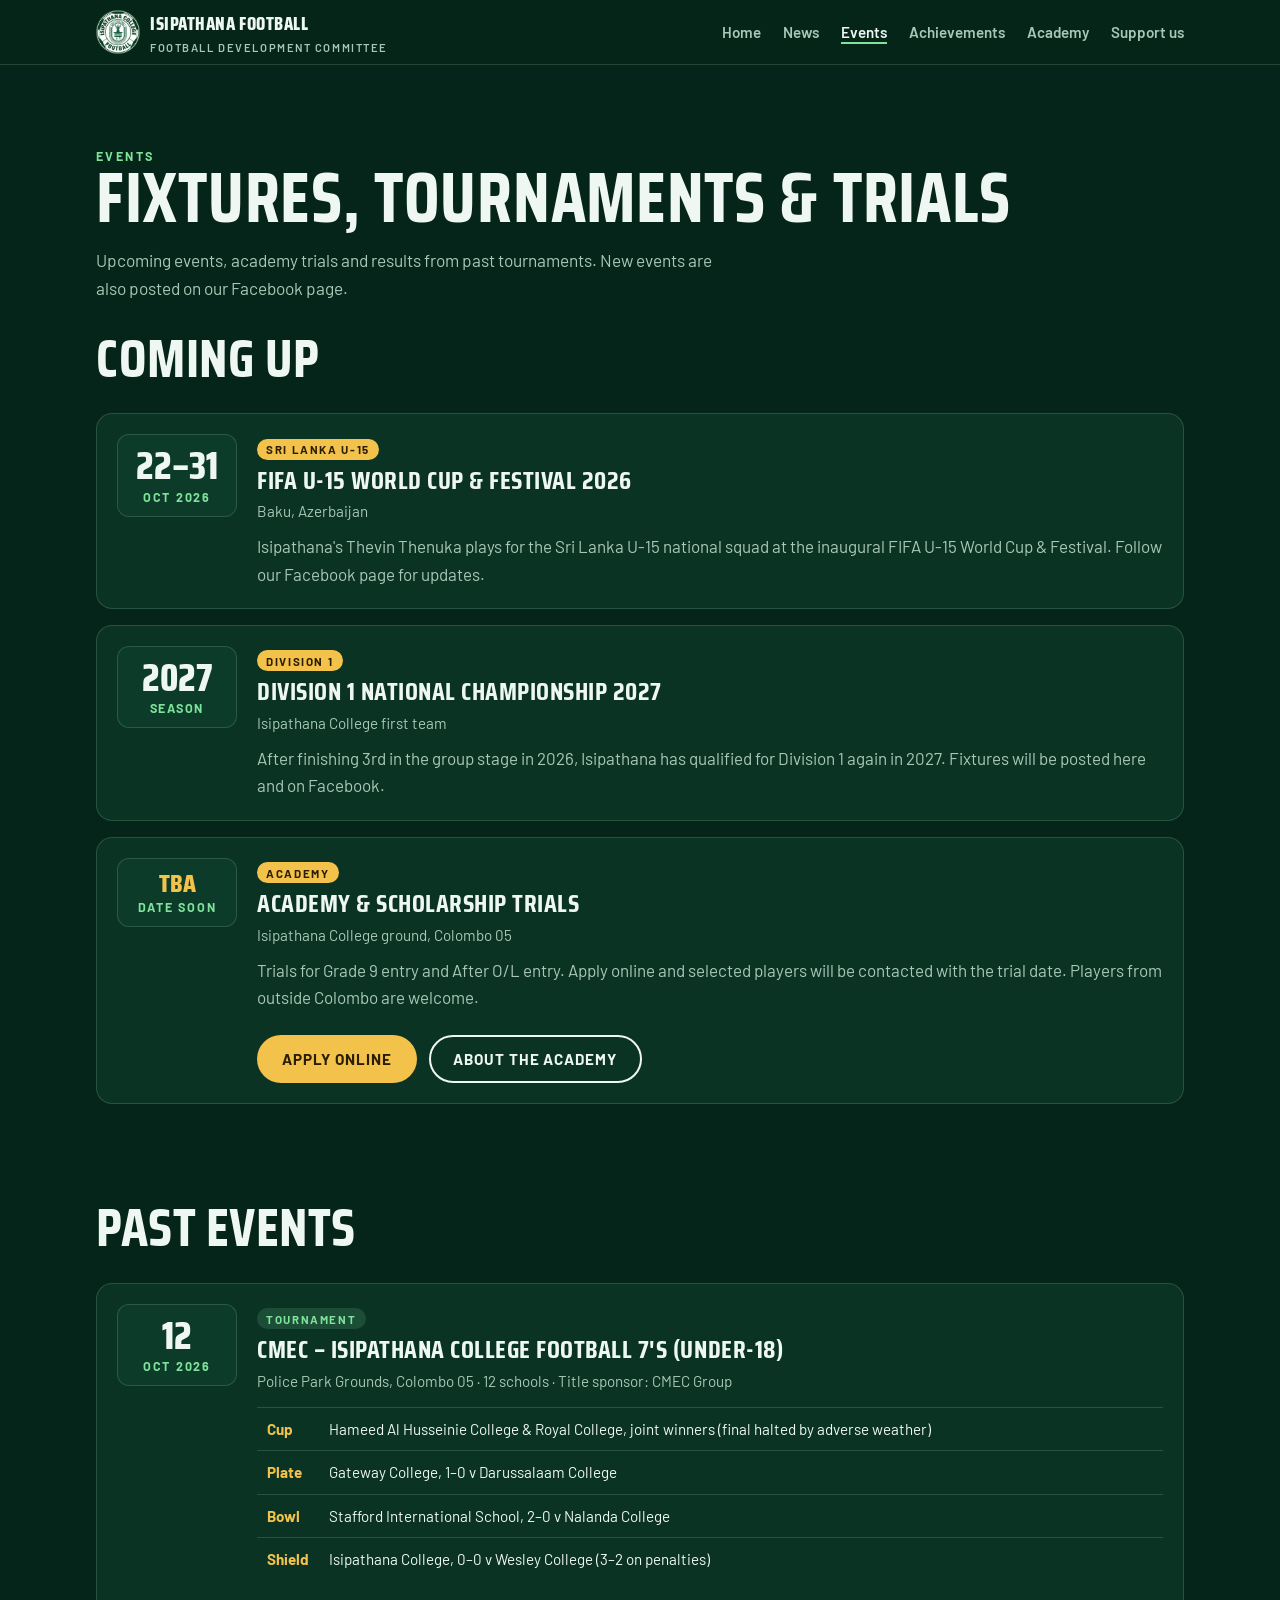
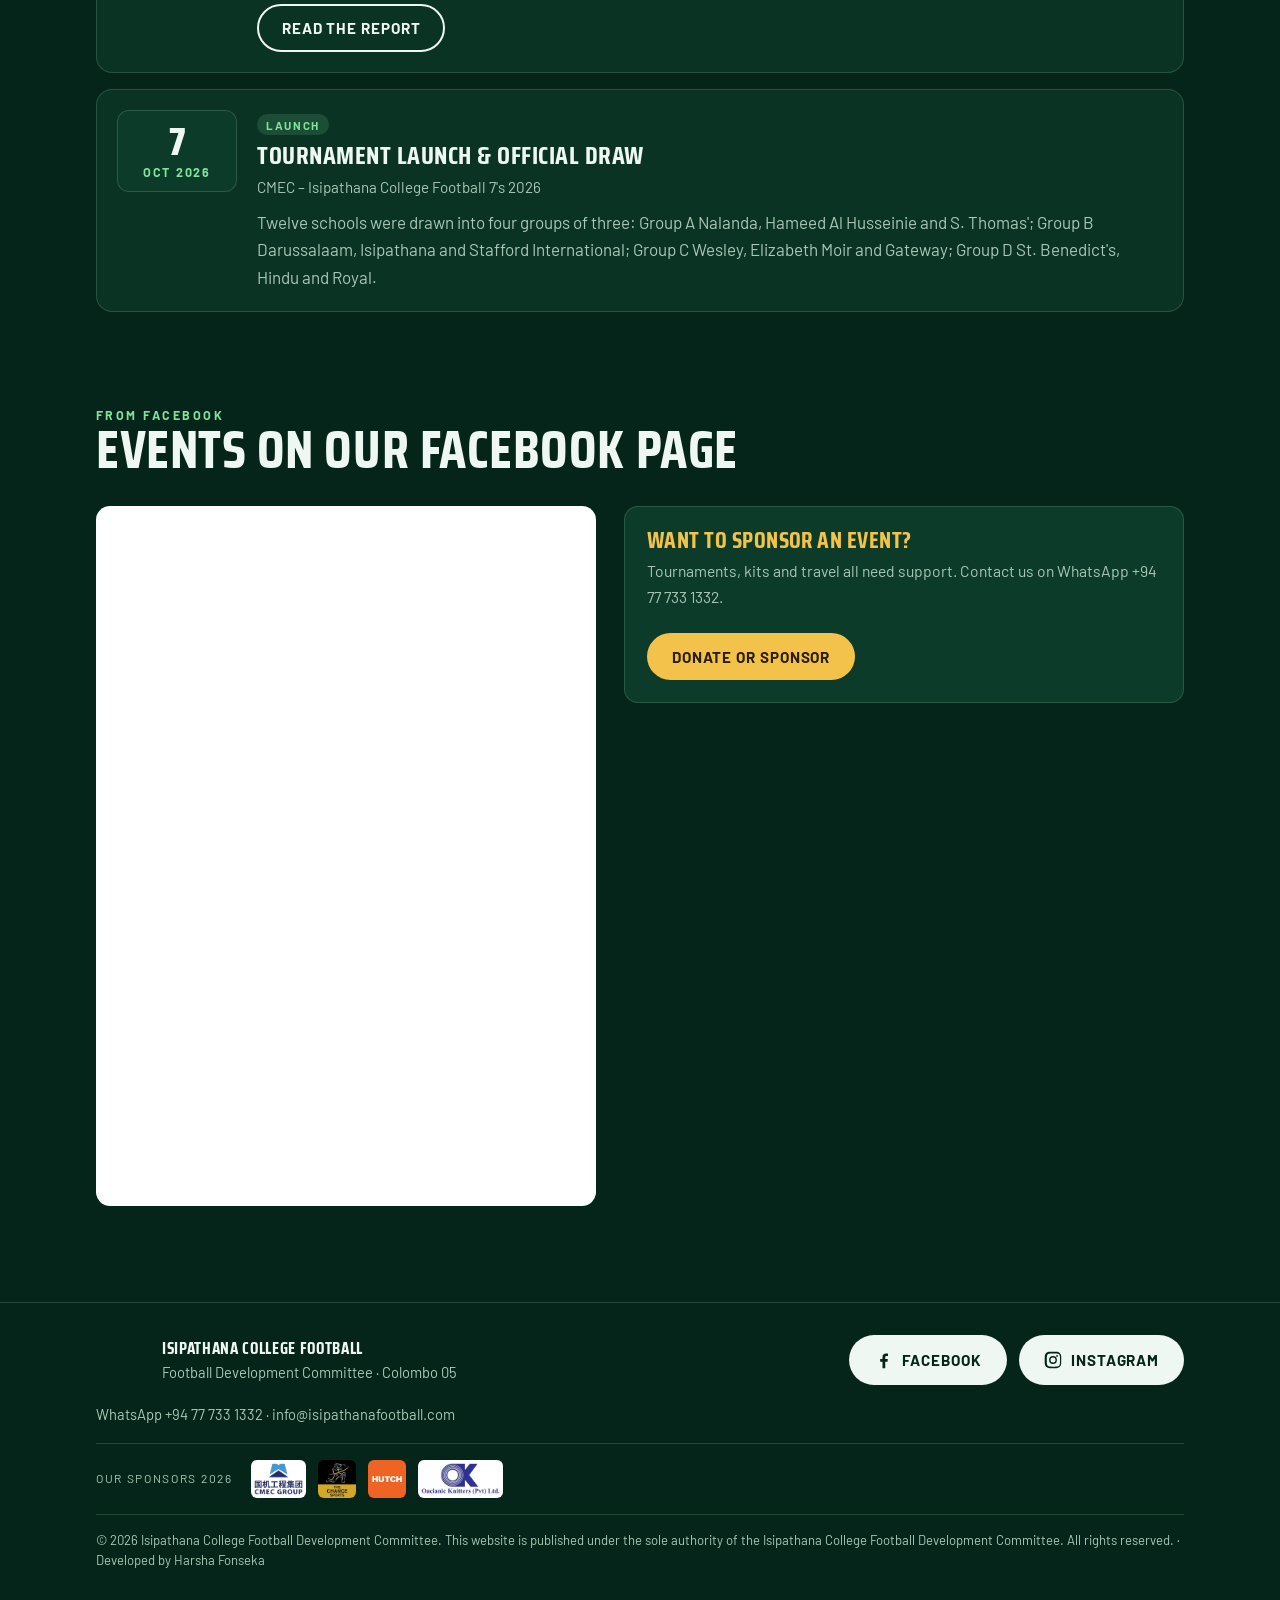
<file: events.html>
<!doctype html>
<html lang="en">
<head>
<meta charset="utf-8">
<meta name="viewport" content="width=device-width,initial-scale=1,viewport-fit=cover">
<title>Events | Isipathana College Football</title>
<meta name="description" content="Upcoming events, academy trials and tournament results from Isipathana College football.">
<link rel="icon" href="logo.webp" type="image/webp"><link rel="apple-touch-icon" href="apple-touch-icon.png">
<link rel="canonical" href="https://isipathanafootball.com/events.html">
<meta property="og:type" content="website">
<meta property="og:url" content="https://isipathanafootball.com/events.html">
<meta property="og:title" content="Events | Isipathana College Football">
<meta property="og:description" content="Upcoming events, academy trials and tournament results from Isipathana College football.">
<meta property="og:image" content="https://isipathanafootball.com/og-image.jpg">
<meta name="twitter:card" content="summary_large_image">
<meta name="keywords" content="Isipathana, Isipathana College, Isipathana football, Isipathana College football, isipathanafootball, Colombo 05 football, school football Sri Lanka">
<link rel="preconnect" href="https://fonts.googleapis.com">
<link rel="stylesheet" href="https://fonts.googleapis.com/css2?family=Saira+Condensed:wght@600;700;800&family=Barlow:wght@400;500;600;700&display=swap">
<link rel="stylesheet" href="style.css">
</head>
<body>
<header class="nav"><div class="wrap">
  <a class="brand" href="index.html"><span class="coin" aria-hidden="true"><img src="logo.webp" alt="" width="256" height="256"><img class="back" src="logo.webp" alt="" width="256" height="256"></span><div><b>Isipathana Football</b><small>Football Development Committee</small></div></a>
  <nav aria-label="Main"><a href="index.html">Home</a><a href="news.html">News</a><a href="events.html" aria-current="page">Events</a><a href="index.html#achievements">Achievements</a><a href="index.html#academy">Academy</a><a href="index.html#support">Support us</a></nav>
</div></header>

<section class="page-head"><div class="wrap">
  <p class="eyebrow">Events</p>
  <h1>Fixtures, tournaments &amp; trials</h1>
  <p class="lead">Upcoming events, academy trials and results from past tournaments. New events are also posted on our Facebook page.</p>
</div></section>
<section style="padding-top:20px"><div class="wrap">
  <h2>Coming up</h2>
  <div class="ev">
    <article class="event"><div class="date"><b>22–31</b><span>Oct 2026</span></div><div><span class="pill up">Sri Lanka U-15</span><h3>FIFA U-15 World Cup &amp; Festival 2026</h3><p class="meta">Baku, Azerbaijan</p><p>Isipathana's Thevin Thenuka plays for the Sri Lanka U-15 national squad at the inaugural FIFA U-15 World Cup &amp; Festival. Follow our Facebook page for updates.</p></div></article>
    <article class="event"><div class="date"><b>2027</b><span>Season</span></div><div><span class="pill up">Division 1</span><h3>Division 1 National Championship 2027</h3><p class="meta">Isipathana College first team</p><p>After finishing 3rd in the group stage in 2026, Isipathana has qualified for Division 1 again in 2027. Fixtures will be posted here and on Facebook.</p></div></article>
    <article class="event"><div class="date tbc"><b>TBA</b><span>Date soon</span></div><div><span class="pill up">Academy</span><h3>Academy &amp; scholarship trials</h3><p class="meta">Isipathana College ground, Colombo 05</p><p>Trials for Grade 9 entry and After O/L entry. Apply online and selected players will be contacted with the trial date. Players from outside Colombo are welcome.</p><div class="more"><a class="btn gold" href="https://forms.gle/Aq78qEe5Gp9bL4gFA" target="_blank" rel="noopener">Apply online</a><a class="btn line" href="index.html#academy">About the academy</a></div></div></article>
  </div>
</div></section>
<section style="padding-top:0"><div class="wrap">
  <h2>Past events</h2>
  <div class="ev">
    <article class="event"><div class="date"><b>12</b><span>Oct 2026</span></div><div><span class="pill past">Tournament</span><h3>CMEC – Isipathana College Football 7's (Under-18)</h3><p class="meta">Police Park Grounds, Colombo 05 · 12 schools · Title sponsor: CMEC Group</p>
      <div class="tbl"><table class="results"><tbody><tr><td>Cup</td><td>Hameed Al Husseinie College & Royal College, joint winners (final halted by adverse weather)</td></tr><tr><td>Plate</td><td>Gateway College, 1–0 v Darussalaam College</td></tr><tr><td>Bowl</td><td>Stafford International School, 2–0 v Nalanda College</td></tr><tr><td>Shield</td><td>Isipathana College, 0–0 v Wesley College (3–2 on penalties)</td></tr></tbody></table></div>
      <div class="more"><a class="btn line" href="news.html">Read the report</a></div></div></article>
    <article class="event"><div class="date"><b>7</b><span>Oct 2026</span></div><div><span class="pill past">Launch</span><h3>Tournament launch &amp; official draw</h3><p class="meta">CMEC – Isipathana College Football 7's 2026</p><p>Twelve schools were drawn into four groups of three: Group A Nalanda, Hameed Al Husseinie and S. Thomas'; Group B Darussalaam, Isipathana and Stafford International; Group C Wesley, Elizabeth Moir and Gateway; Group D St. Benedict's, Hindu and Royal.</p></div></article>
  </div>
</div></section>
<section style="padding-top:0"><div class="wrap">
  <p class="eyebrow">From Facebook</p>
  <h2>Events on our Facebook page</h2>
  <div class="feed"><div class="fbwrap"><iframe title="Isipathana College Football events on Facebook" src="https://www.facebook.com/plugins/page.php?href=https%3A%2F%2Fwww.facebook.com%2Fisipathanacollegefootball%2F&tabs=events&width=500&height=700&small_header=true&adapt_container_width=true&hide_cover=false&show_facepile=false" style="height:700px" loading="lazy"></iframe></div>
  <aside><div class="way"><h3>Want to sponsor an event?</h3><p>Tournaments, kits and travel all need support. Contact us on WhatsApp +94 77 733 1332.</p><div class="more"><a class="btn gold" href="index.html#donate">Donate or sponsor</a></div></div></aside></div>
</div></section>

<footer><div class="wrap">
  <div class="fb"><span class="coin" aria-hidden="true"><img src="logo.webp" alt="" width="256" height="256"><img class="back" src="logo.webp" alt="" width="256" height="256"></span><div><b>Isipathana College Football</b>Football Development Committee · Colombo 05</div></div>
  <div class="social"><a class="btn" href="https://www.facebook.com/isipathanacollegefootball/" target="_blank" rel="noopener"><svg viewBox="0 0 24 24" aria-hidden="true"><path fill="currentColor" d="M13.5 22v-8h2.7l.4-3.2h-3.1V8.8c0-.9.3-1.6 1.6-1.6h1.7V4.4c-.3 0-1.3-.1-2.5-.1-2.5 0-4.1 1.5-4.1 4.2v2.3H7.4V14h2.8v8z"/></svg>Facebook</a><a class="btn" href="https://www.instagram.com/isipathanacollegefootball/" target="_blank" rel="noopener"><svg viewBox="0 0 24 24" aria-hidden="true"><path fill="currentColor" d="M12 7.3A4.7 4.7 0 1 0 12 16.7 4.7 4.7 0 0 0 12 7.3m0 7.7a3 3 0 1 1 0-6 3 3 0 0 1 0 6m6-7.9a1.1 1.1 0 1 1-2.2 0 1.1 1.1 0 0 1 2.2 0M21.9 8c-.1-1.6-.4-3-1.6-4.2S17.6 2.2 16 2.1C14.4 2 9.6 2 8 2.1 6.4 2.2 5 2.5 3.8 3.7S2.2 6.4 2.1 8C2 9.6 2 14.4 2.1 16c.1 1.6.4 3 1.6 4.2s2.6 1.5 4.3 1.6c1.6.1 6.4.1 8 0 1.6-.1 3-.4 4.2-1.6s1.5-2.6 1.6-4.2c.1-1.6.1-6.4.1-8M20 17.8a3.3 3.3 0 0 1-1.8 1.8c-1.3.5-4.3.4-5.7.4s-4.5.1-5.7-.4A3.3 3.3 0 0 1 5 17.8c-.5-1.3-.4-4.3-.4-5.7s-.1-4.5.4-5.7A3.3 3.3 0 0 1 6.8 4.6c1.3-.5 4.3-.4 5.7-.4s4.5-.1 5.7.4A3.3 3.3 0 0 1 20 6.4c.5 1.3.4 4.3.4 5.7s.1 4.5-.4 5.7"/></svg>Instagram</a></div>
  <div>WhatsApp +94 77 733 1332 · info@isipathanafootball.com</div>
  <div class="fspons"><span>Our sponsors 2026</span><img src="img/sp-cmec.webp" width="290" height="200" alt="CMEC Group" loading="lazy"><img src="img/sp-chance.webp" width="200" height="200" alt="The Chance Sports" loading="lazy"><img src="img/sp-hutch.webp" width="200" height="200" alt="Hutch" loading="lazy"><img src="img/sp-oac.webp" width="448" height="200" alt="Oacianic Knitters (Pvt) Ltd" loading="lazy"></div>
  <p class="legal">© 2026 Isipathana College Football Development Committee. This website is published under the sole authority of the Isipathana College Football Development Committee. All rights reserved. · Developed by Harsha Fonseka</p>
</div></footer>
<script>
document.querySelectorAll('.copy').forEach(b=>b.addEventListener('click',()=>{
  const el=document.getElementById(b.dataset.copy),t=el.textContent.trim(),done=()=>{const o=b.textContent;b.textContent='Copied';b.classList.add('ok');setTimeout(()=>{b.textContent=o;b.classList.remove('ok');},1600);};
  const sel=()=>{const r=document.createRange();r.selectNodeContents(el);const s=getSelection();s.removeAllRanges();s.addRange(r);};
  try{navigator.clipboard.writeText(t).then(done,sel);}catch(e){sel();}
}));

</script>
<script>
document.querySelectorAll('a[href*="#"]').forEach(a=>a.addEventListener('click',e=>{
  const u=new URL(a.href,location.href); if(u.pathname!==location.pathname||!u.hash) return;
  const t=document.getElementById(u.hash.slice(1)); if(!t) return;
  e.preventDefault(); history.pushState(null,'',u.hash);
  const go=()=>t.scrollIntoView({behavior:'auto',block:'start'}); go(); setTimeout(go,400); setTimeout(go,1200);
}));
if(location.hash){const t=document.getElementById(location.hash.slice(1)); if(t){addEventListener('load',()=>t.scrollIntoView());}}
</script>
</body>
</html>
</file>
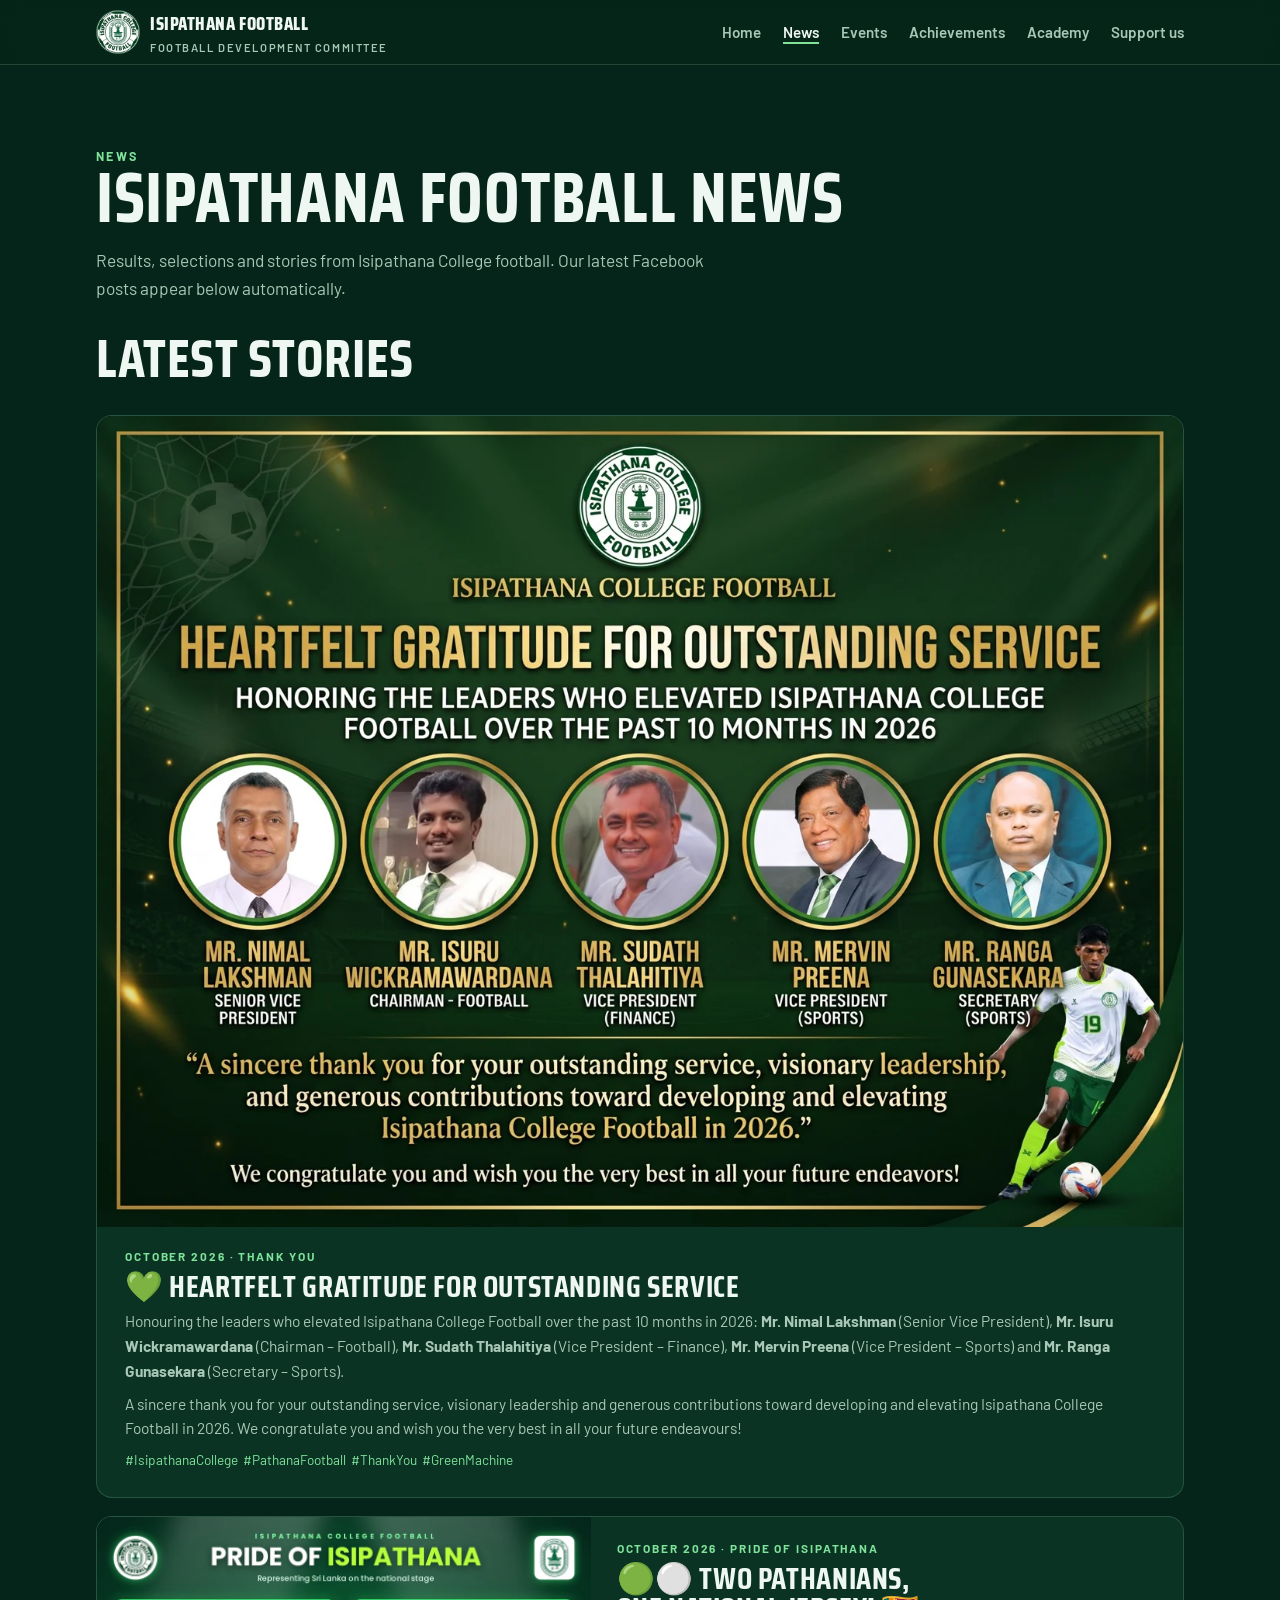
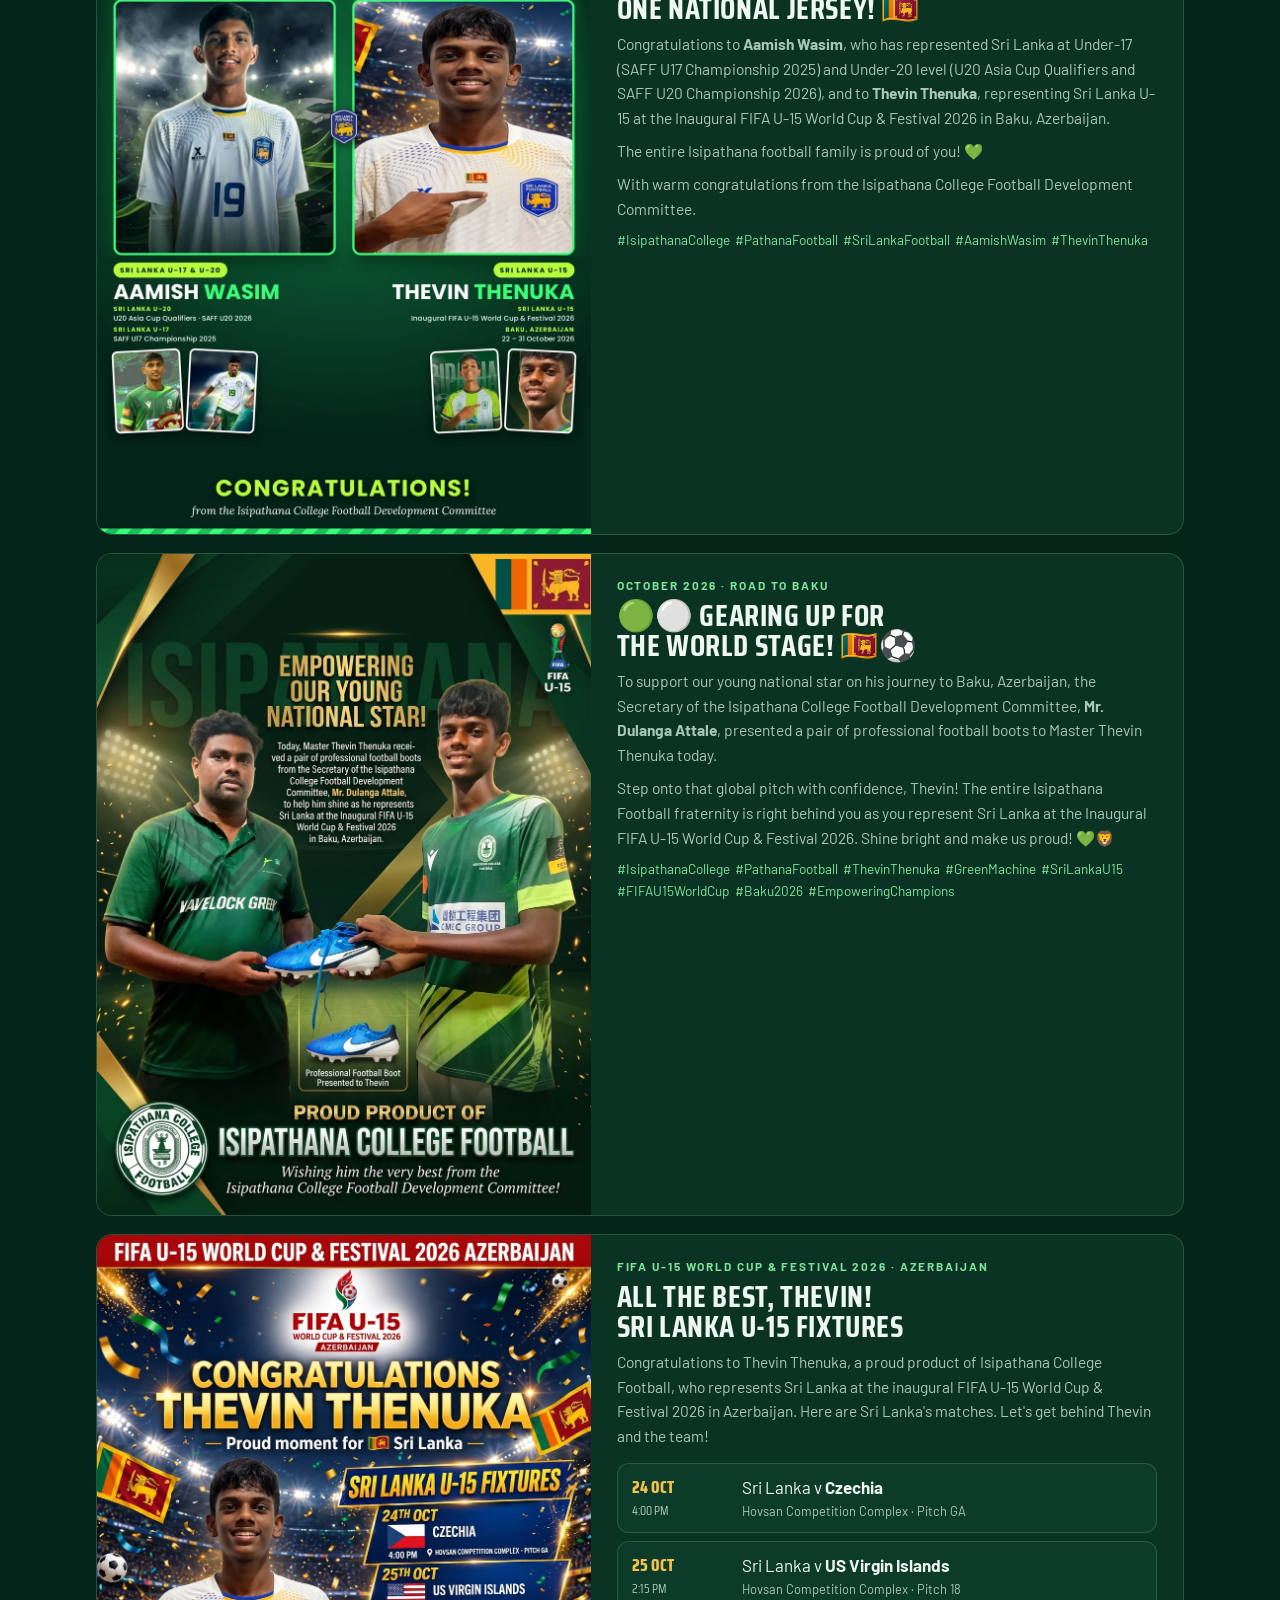
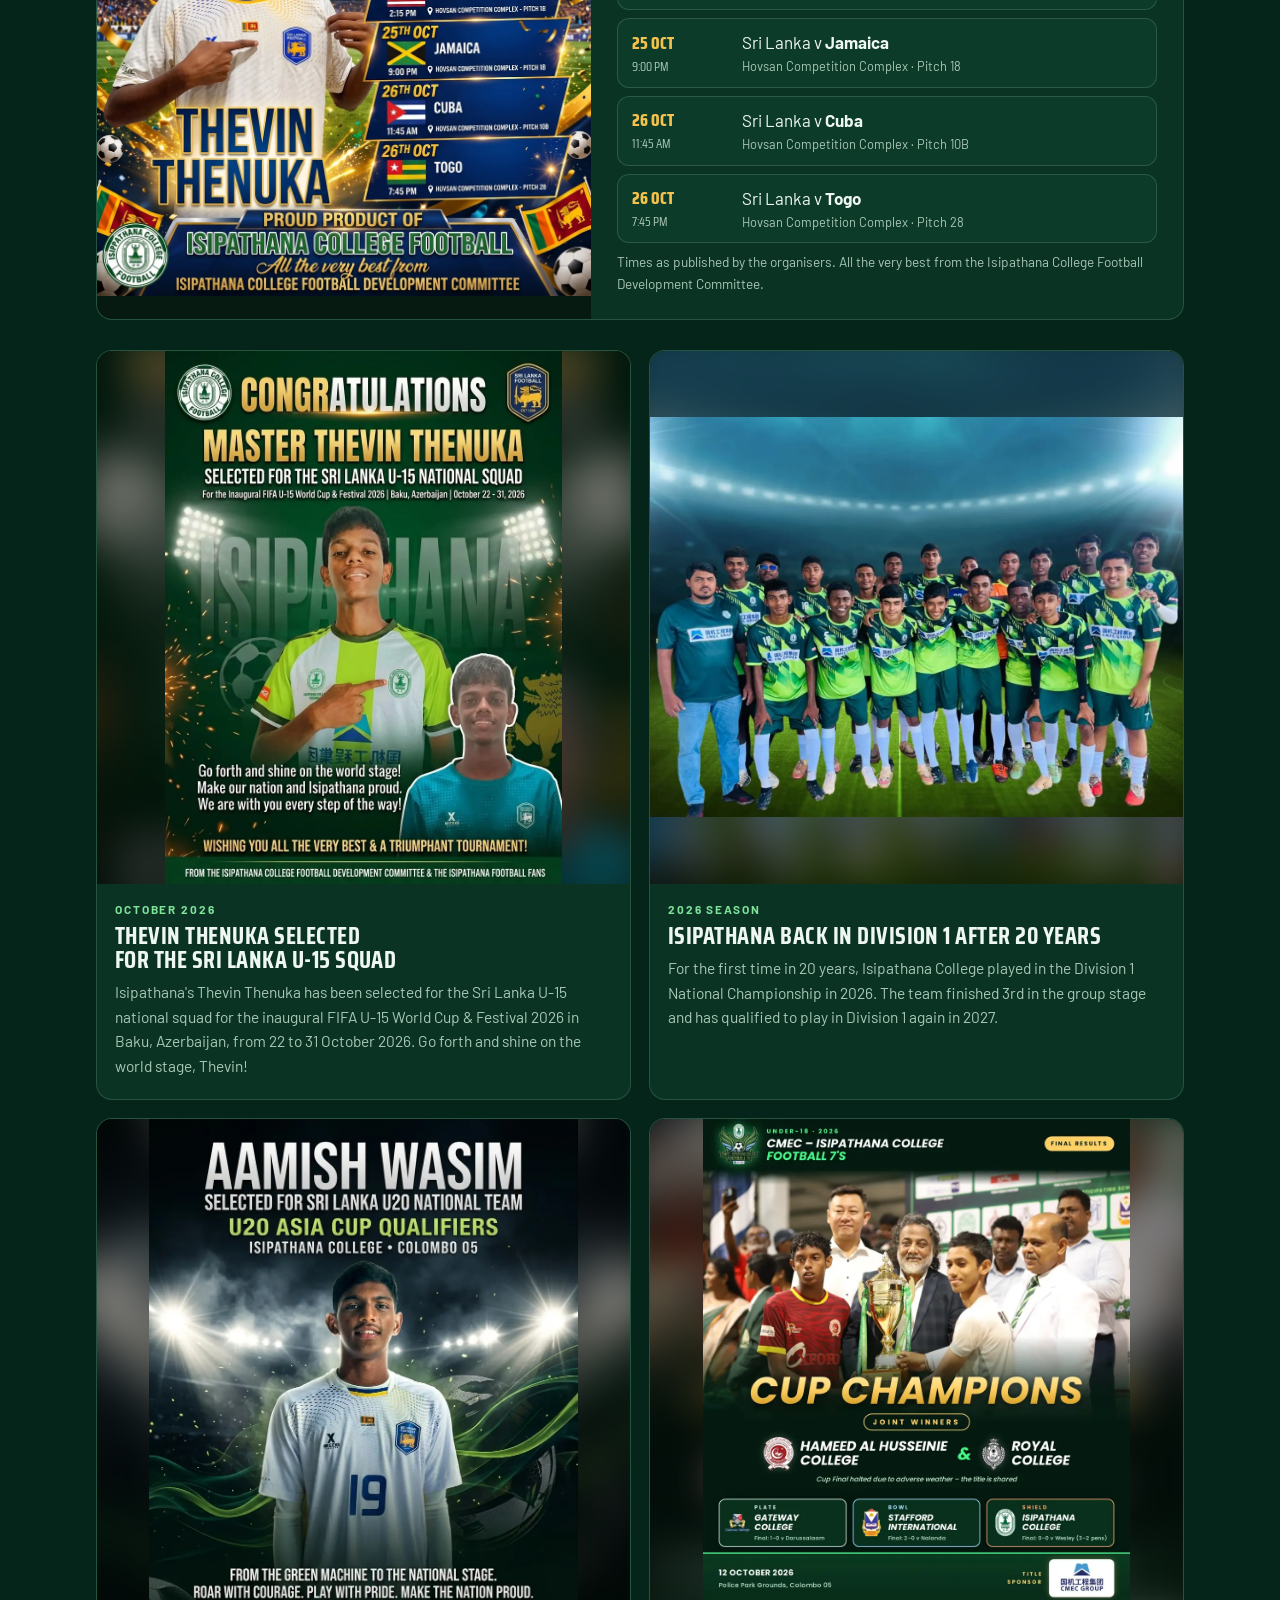
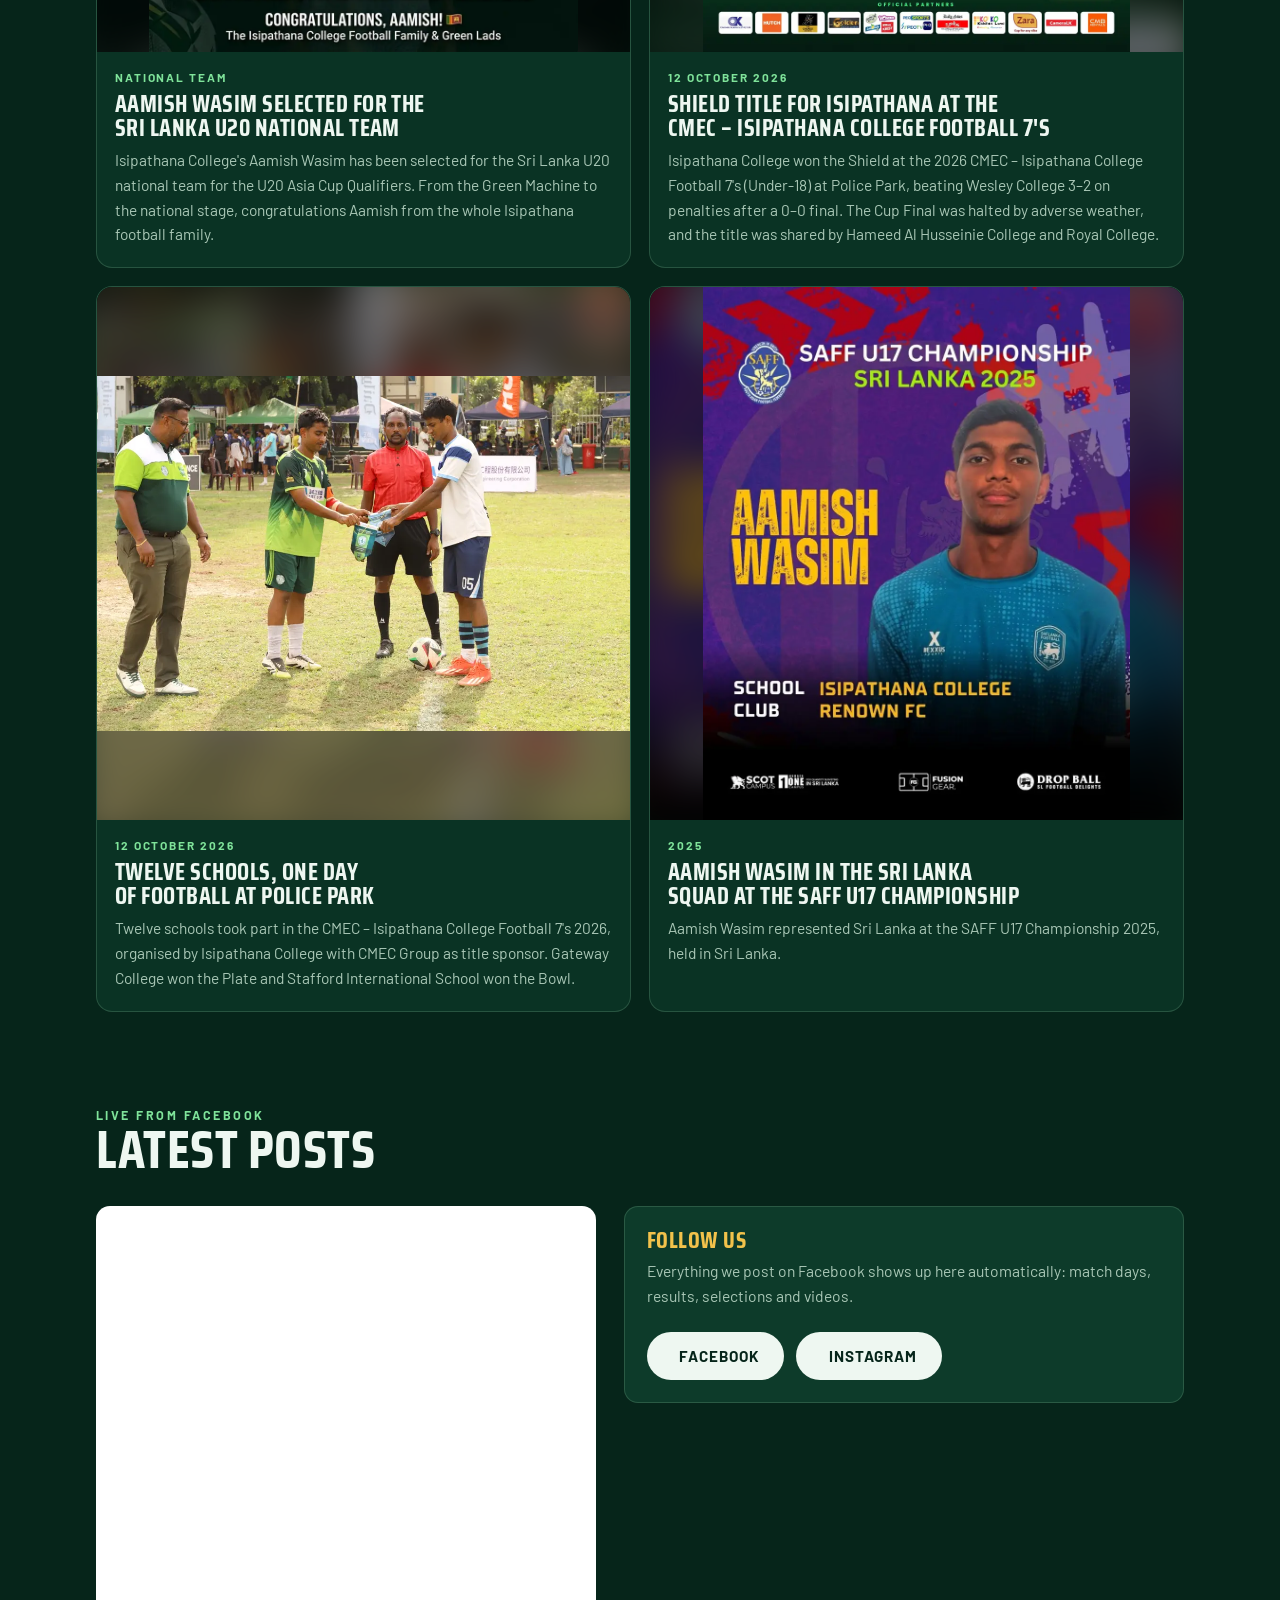
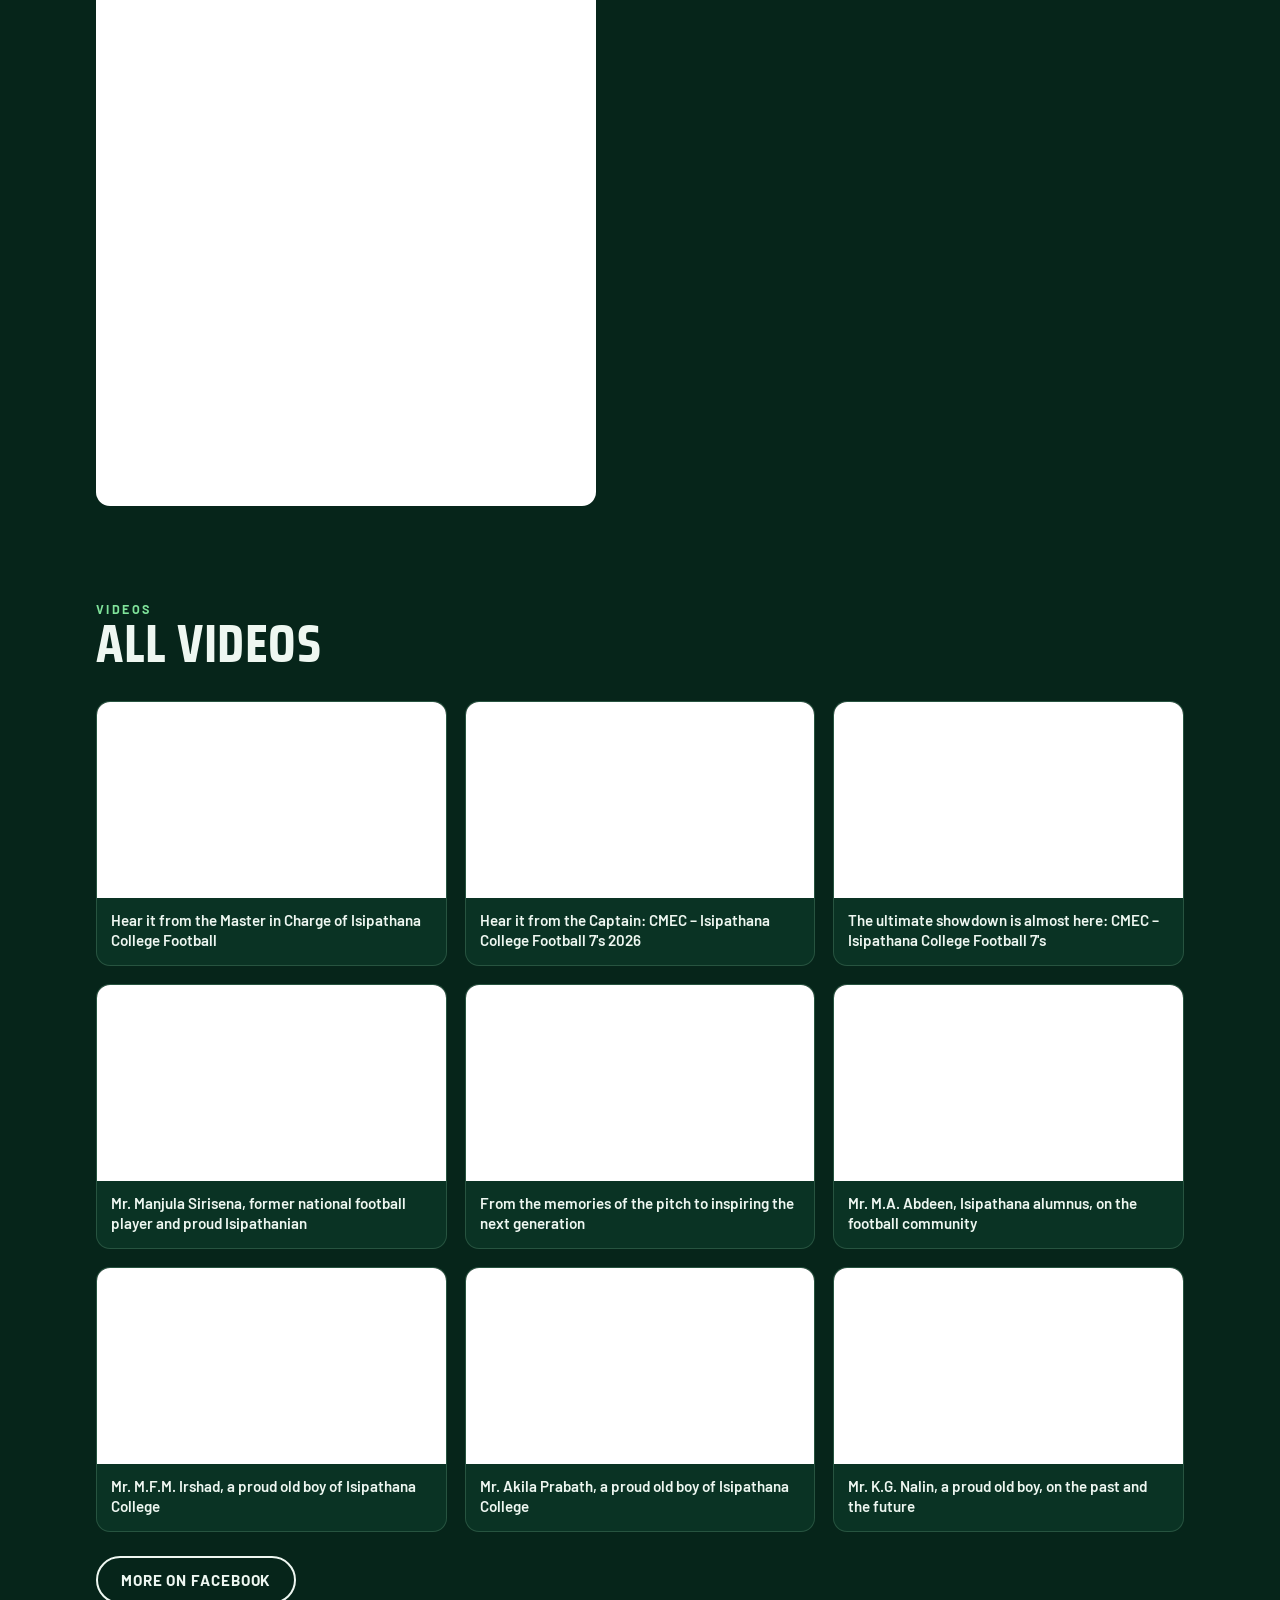
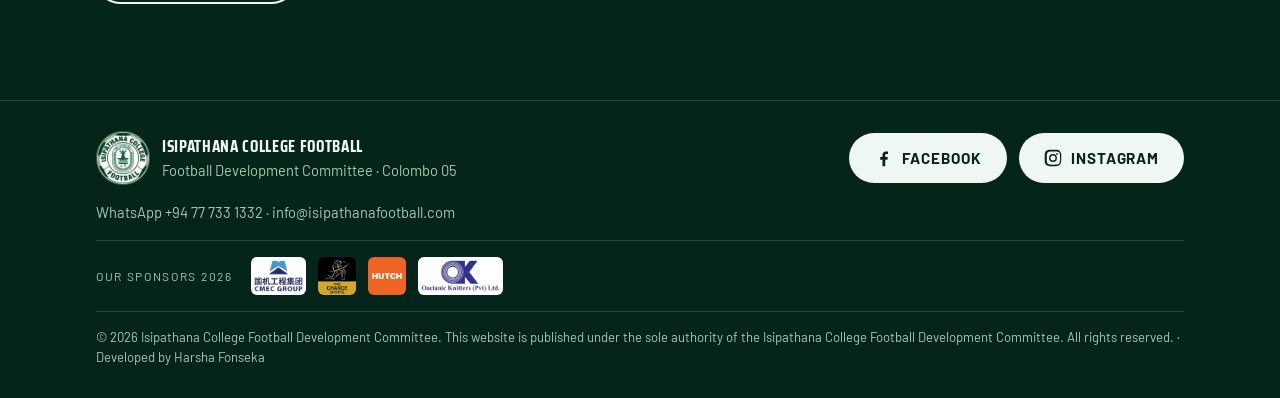
<file: news.html>
<!doctype html>
<html lang="en">
<head>
<meta charset="utf-8">
<meta name="viewport" content="width=device-width,initial-scale=1,viewport-fit=cover">
<title>News | Isipathana College Football</title>
<meta name="description" content="News, results, player selections and videos from Isipathana College football.">
<link rel="icon" href="logo.webp" type="image/webp"><link rel="apple-touch-icon" href="apple-touch-icon.png">
<link rel="canonical" href="https://isipathanafootball.com/news.html">
<meta property="og:type" content="website">
<meta property="og:url" content="https://isipathanafootball.com/news.html">
<meta property="og:title" content="Pride of Isipathana: Aamish Wasim and Thevin Thenuka represent Sri Lanka">
<meta property="og:description" content="Two Pathanians, one national jersey! Congratulations from the Isipathana College Football Development Committee.">
<meta property="og:image" content="https://isipathanafootball.com/og-pride.jpg?v=1">
<meta name="twitter:card" content="summary_large_image">
<meta name="keywords" content="Isipathana, Isipathana College, Isipathana football, Isipathana College football, isipathanafootball, Colombo 05 football, school football Sri Lanka">
<link rel="preconnect" href="https://fonts.googleapis.com">
<link rel="stylesheet" href="https://fonts.googleapis.com/css2?family=Saira+Condensed:wght@600;700;800&family=Barlow:wght@400;500;600;700&display=swap">
<link rel="stylesheet" href="style.css">
</head>
<body>
<header class="nav"><div class="wrap">
  <a class="brand" href="index.html"><span class="coin" aria-hidden="true"><img src="logo.webp" alt="" width="256" height="256"><img class="back" src="logo.webp" alt="" width="256" height="256"></span><div><b>Isipathana Football</b><small>Football Development Committee</small></div></a>
  <nav aria-label="Main"><a href="index.html">Home</a><a href="news.html" aria-current="page">News</a><a href="events.html">Events</a><a href="index.html#achievements">Achievements</a><a href="index.html#academy">Academy</a><a href="index.html#support">Support us</a></nav>
</div></header>

<section class="page-head"><div class="wrap">
  <p class="eyebrow">News</p>
  <h1>Isipathana football news</h1>
  <p class="lead">Results, selections and stories from Isipathana College football. Our latest Facebook posts appear below automatically.</p>
</div></section>
<section style="padding-top:20px"><div class="wrap">
  <h2>Latest stories</h2>
  <article class="post feature-post wide" id="thank-you"><a class="fp-img" href="img/g-gratitude.webp" target="_blank" rel="noopener" aria-label="Open the full poster"><img src="img/g-gratitude.webp" width="1400" height="1045" alt="Heartfelt gratitude for outstanding service: Mr. Nimal Lakshman, Mr. Isuru Wickramawardana, Mr. Sudath Thalahitiya, Mr. Mervin Preena and Mr. Ranga Gunasekara" loading="eager"></a><div class="body"><time>October 2026 · Thank you</time><h3>💚 Heartfelt gratitude for outstanding service</h3><p>Honouring the leaders who elevated Isipathana College Football over the past 10 months in 2026: <b>Mr. Nimal Lakshman</b> (Senior Vice President), <b>Mr. Isuru Wickramawardana</b> (Chairman – Football), <b>Mr. Sudath Thalahitiya</b> (Vice President – Finance), <b>Mr. Mervin Preena</b> (Vice President – Sports) and <b>Mr. Ranga Gunasekara</b> (Secretary – Sports).</p><p>A sincere thank you for your outstanding service, visionary leadership and generous contributions toward developing and elevating Isipathana College Football in 2026. We congratulate you and wish you the very best in all your future endeavours!</p><p class="hashtags">#IsipathanaCollege #PathanaFootball #ThankYou #GreenMachine</p></div></article>
  <article class="post feature-post"><a class="fp-img" href="img/g-pride.webp" target="_blank" rel="noopener" aria-label="Open the full poster"><img src="img/g-pride.webp" width="1000" height="1250" alt="Pride of Isipathana poster: Aamish Wasim and Thevin Thenuka in Sri Lanka national jerseys" loading="eager"></a><div class="body"><time>October 2026 · Pride of Isipathana</time><h3>🟢⚪ Two Pathanians, one national jersey! 🇱🇰</h3><p>Congratulations to <b>Aamish Wasim</b>, who has represented Sri Lanka at Under-17 (SAFF U17 Championship 2025) and Under-20 level (U20 Asia Cup Qualifiers and SAFF U20 Championship 2026), and to <b>Thevin Thenuka</b>, representing Sri Lanka U-15 at the Inaugural FIFA U-15 World Cup &amp; Festival 2026 in Baku, Azerbaijan.</p><p>The entire Isipathana football family is proud of you! 💚</p><p>With warm congratulations from the Isipathana College Football Development Committee.</p><p class="hashtags">#IsipathanaCollege #PathanaFootball #SriLankaFootball #AamishWasim #ThevinThenuka</p></div></article>
  <article class="post feature-post"><a class="fp-img" href="img/g-thevin-boots.webp" target="_blank" rel="noopener" aria-label="Open the full poster"><img src="img/g-thevin-boots.webp" width="1000" height="1339" alt="Mr. Dulanga Attale presents professional football boots to Thevin Thenuka" loading="eager"></a><div class="body"><time>October 2026 · Road to Baku</time><h3>🟢⚪ Gearing up for the world stage! 🇱🇰⚽</h3><p>To support our young national star on his journey to Baku, Azerbaijan, the Secretary of the Isipathana College Football Development Committee, <b>Mr. Dulanga Attale</b>, presented a pair of professional football boots to Master Thevin Thenuka today.</p><p>Step onto that global pitch with confidence, Thevin! The entire Isipathana Football fraternity is right behind you as you represent Sri Lanka at the Inaugural FIFA U-15 World Cup &amp; Festival 2026. Shine bright and make us proud! 💚🦁</p><p class="hashtags">#IsipathanaCollege #PathanaFootball #ThevinThenuka #GreenMachine #SriLankaU15 #FIFAU15WorldCup #Baku2026 #EmpoweringChampions</p></div></article>
  <article class="post feature-post"><a class="fp-img" href="img/g-thevin-fixtures.webp" target="_blank" rel="noopener" aria-label="Open the full poster"><img src="img/g-thevin-fixtures.webp" width="1000" height="1339" alt="Congratulations Thevin Thenuka poster with the Sri Lanka U-15 fixtures at the FIFA U-15 World Cup and Festival 2026" loading="eager"></a><div class="body"><time>FIFA U-15 World Cup &amp; Festival 2026 · Azerbaijan</time><h3>All the best, Thevin! Sri Lanka U-15 fixtures</h3><p>Congratulations to Thevin Thenuka, a proud product of Isipathana College Football, who represents Sri Lanka at the inaugural FIFA U-15 World Cup &amp; Festival 2026 in Azerbaijan. Here are Sri Lanka's matches. Let's get behind Thevin and the team!</p><ul class="fixtures"><li><span class="fd">24 Oct<small>4:00 PM</small></span><span class="fo">Sri Lanka v <b>Czechia</b><small>Hovsan Competition Complex · Pitch GA</small></span></li><li><span class="fd">25 Oct<small>2:15 PM</small></span><span class="fo">Sri Lanka v <b>US Virgin Islands</b><small>Hovsan Competition Complex · Pitch 18</small></span></li><li><span class="fd">25 Oct<small>9:00 PM</small></span><span class="fo">Sri Lanka v <b>Jamaica</b><small>Hovsan Competition Complex · Pitch 18</small></span></li><li><span class="fd">26 Oct<small>11:45 AM</small></span><span class="fo">Sri Lanka v <b>Cuba</b><small>Hovsan Competition Complex · Pitch 10B</small></span></li><li><span class="fd">26 Oct<small>7:45 PM</small></span><span class="fo">Sri Lanka v <b>Togo</b><small>Hovsan Competition Complex · Pitch 28</small></span></li></ul><p class="fx-note">Times as published by the organisers. All the very best from the Isipathana College Football Development Committee.</p></div></article>
  <div class="news"><article class="post"><div class="ph" style="--ph:url(img/g-thevin.webp)"><img src="img/g-thevin.webp" alt="" loading="lazy" width="896" height="1200"></div><div class="body"><time>October 2026</time><h3>Thevin Thenuka selected for the Sri Lanka U-15 squad</h3><p>Isipathana's Thevin Thenuka has been selected for the Sri Lanka U-15 national squad for the inaugural FIFA U-15 World Cup & Festival 2026 in Baku, Azerbaijan, from 22 to 31 October 2026. Go forth and shine on the world stage, Thevin!</p></div></article><article class="post"><div class="ph" style="--ph:url(img/hero-squad.webp)"><img src="img/hero-squad.webp" alt="" loading="lazy" width="1280" height="960"></div><div class="body"><time>2026 season</time><h3>Isipathana back in Division 1 after 20 years</h3><p>For the first time in 20 years, Isipathana College played in the Division 1 National Championship in 2026. The team finished 3rd in the group stage and has qualified to play in Division 1 again in 2027.</p></div></article><article class="post"><div class="ph" style="--ph:url(img/g-aamish-u20.webp)"><img src="img/g-aamish-u20.webp" alt="" loading="lazy" width="900" height="1117"></div><div class="body"><time>National team</time><h3>Aamish Wasim selected for the Sri Lanka U20 national team</h3><p>Isipathana College's Aamish Wasim has been selected for the Sri Lanka U20 national team for the U20 Asia Cup Qualifiers. From the Green Machine to the national stage, congratulations Aamish from the whole Isipathana football family.</p></div></article><article class="post"><div class="ph" style="--ph:url(img/g-results.webp)"><img src="img/g-results.webp" alt="" loading="lazy" width="1000" height="1250"></div><div class="body"><time>12 October 2026</time><h3>Shield title for Isipathana at the CMEC – Isipathana College Football 7's</h3><p>Isipathana College won the Shield at the 2026 CMEC – Isipathana College Football 7's (Under-18) at Police Park, beating Wesley College 3–2 on penalties after a 0–0 final. The Cup Final was halted by adverse weather, and the title was shared by Hameed Al Husseinie College and Royal College.</p></div></article><article class="post"><div class="ph" style="--ph:url(img/g-pennant.webp)"><img src="img/g-pennant.webp" alt="" loading="lazy" width="1000" height="666"></div><div class="body"><time>12 October 2026</time><h3>Twelve schools, one day of football at Police Park</h3><p>Twelve schools took part in the CMEC – Isipathana College Football 7's 2026, organised by Isipathana College with CMEC Group as title sponsor. Gateway College won the Plate and Stafford International School won the Bowl.</p></div></article><article class="post"><div class="ph" style="--ph:url(img/g-aamish-saff.webp)"><img src="img/g-aamish-saff.webp" alt="" loading="lazy" width="900" height="1125"></div><div class="body"><time>2025</time><h3>Aamish Wasim in the Sri Lanka squad at the SAFF U17 Championship</h3><p>Aamish Wasim represented Sri Lanka at the SAFF U17 Championship 2025, held in Sri Lanka.</p></div></article></div>
</div></section>
<section id="facebook" style="padding-top:0"><div class="wrap">
  <p class="eyebrow">Live from Facebook</p>
  <h2>Latest posts</h2>
  <div class="feed">
    <div class="fbwrap"><iframe title="Isipathana College Football on Facebook" src="https://www.facebook.com/plugins/page.php?href=https%3A%2F%2Fwww.facebook.com%2Fisipathanacollegefootball%2F&tabs=timeline&width=500&height=900&small_header=false&adapt_container_width=true&hide_cover=false&show_facepile=false" loading="lazy" allow="autoplay; clipboard-write; encrypted-media; picture-in-picture; web-share"></iframe></div>
    <aside>
      <div class="way"><h3>Follow us</h3><p>Everything we post on Facebook shows up here automatically: match days, results, selections and videos.</p><div class="more"><a class="btn" style="background:var(--chalk);color:#06251a" href="https://www.facebook.com/isipathanacollegefootball/" target="_blank" rel="noopener"><svg viewBox="0 0 24 24" aria-hidden="true"><path fill="currentColor" d="M13.5 22v-8h2.7l.4-3.2h-3.1V8.8c0-.9.3-1.6 1.6-1.6h1.7V4.4c-.3 0-1.3-.1-2.5-.1-2.5 0-4.1 1.5-4.1 4.2v2.3H7.4V14h2.8v8z"/></svg>Facebook</a><a class="btn" style="background:var(--chalk);color:#06251a" href="https://www.instagram.com/isipathanacollegefootball/" target="_blank" rel="noopener"><svg viewBox="0 0 24 24" aria-hidden="true"><path fill="currentColor" d="M12 7.3A4.7 4.7 0 1 0 12 16.7 4.7 4.7 0 0 0 12 7.3m0 7.7a3 3 0 1 1 0-6 3 3 0 0 1 0 6m6-7.9a1.1 1.1 0 1 1-2.2 0 1.1 1.1 0 0 1 2.2 0M21.9 8c-.1-1.6-.4-3-1.6-4.2S17.6 2.2 16 2.1C14.4 2 9.6 2 8 2.1 6.4 2.2 5 2.5 3.8 3.7S2.2 6.4 2.1 8C2 9.6 2 14.4 2.1 16c.1 1.6.4 3 1.6 4.2s2.6 1.5 4.3 1.6c1.6.1 6.4.1 8 0 1.6-.1 3-.4 4.2-1.6s1.5-2.6 1.6-4.2c.1-1.6.1-6.4.1-8M20 17.8a3.3 3.3 0 0 1-1.8 1.8c-1.3.5-4.3.4-5.7.4s-4.5.1-5.7-.4A3.3 3.3 0 0 1 5 17.8c-.5-1.3-.4-4.3-.4-5.7s-.1-4.5.4-5.7A3.3 3.3 0 0 1 6.8 4.6c1.3-.5 4.3-.4 5.7-.4s4.5-.1 5.7.4A3.3 3.3 0 0 1 20 6.4c.5 1.3.4 4.3.4 5.7s.1 4.5-.4 5.7"/></svg>Instagram</a></div></div>
    </aside>
  </div>
</div></section>
<section id="videos" style="padding-top:0"><div class="wrap">
  <p class="eyebrow">Videos</p>
  <h2>All videos</h2>
  <div class="vgrid"><article class="vid"><div class="frame"><iframe src="https://www.facebook.com/plugins/video.php?href=https%3A%2F%2Fwww.facebook.com%2Fisipathanacollegefootball%2Fvideos%2F1644820450646056%2F&show_text=false&width=560" title="Hear it from the Master in Charge of Isipathana College Football" loading="lazy" allow="autoplay; clipboard-write; encrypted-media; picture-in-picture; web-share" allowfullscreen></iframe></div><p>Hear it from the Master in Charge of Isipathana College Football</p></article><article class="vid"><div class="frame"><iframe src="https://www.facebook.com/plugins/video.php?href=https%3A%2F%2Fwww.facebook.com%2Fisipathanacollegefootball%2Fvideos%2F1125602993415950%2F&show_text=false&width=560" title="Hear it from the Captain: CMEC – Isipathana College Football 7's 2026" loading="lazy" allow="autoplay; clipboard-write; encrypted-media; picture-in-picture; web-share" allowfullscreen></iframe></div><p>Hear it from the Captain: CMEC – Isipathana College Football 7's 2026</p></article><article class="vid"><div class="frame"><iframe src="https://www.facebook.com/plugins/video.php?href=https%3A%2F%2Fwww.facebook.com%2Fisipathanacollegefootball%2Fvideos%2F1463273322313669%2F&show_text=false&width=560" title="The ultimate showdown is almost here: CMEC – Isipathana College Football 7's" loading="lazy" allow="autoplay; clipboard-write; encrypted-media; picture-in-picture; web-share" allowfullscreen></iframe></div><p>The ultimate showdown is almost here: CMEC – Isipathana College Football 7's</p></article><article class="vid"><div class="frame"><iframe src="https://www.facebook.com/plugins/video.php?href=https%3A%2F%2Fwww.facebook.com%2Fisipathanacollegefootball%2Fvideos%2F1774196120484456%2F&show_text=false&width=560" title="Mr. Manjula Sirisena, former national football player and proud Isipathanian" loading="lazy" allow="autoplay; clipboard-write; encrypted-media; picture-in-picture; web-share" allowfullscreen></iframe></div><p>Mr. Manjula Sirisena, former national football player and proud Isipathanian</p></article><article class="vid"><div class="frame"><iframe src="https://www.facebook.com/plugins/video.php?href=https%3A%2F%2Fwww.facebook.com%2Fisipathanacollegefootball%2Fvideos%2F1738570443888682%2F&show_text=false&width=560" title="From the memories of the pitch to inspiring the next generation" loading="lazy" allow="autoplay; clipboard-write; encrypted-media; picture-in-picture; web-share" allowfullscreen></iframe></div><p>From the memories of the pitch to inspiring the next generation</p></article><article class="vid"><div class="frame"><iframe src="https://www.facebook.com/plugins/video.php?href=https%3A%2F%2Fwww.facebook.com%2Fisipathanacollegefootball%2Fvideos%2F1084439617802096%2F&show_text=false&width=560" title="Mr. M.A. Abdeen, Isipathana alumnus, on the football community" loading="lazy" allow="autoplay; clipboard-write; encrypted-media; picture-in-picture; web-share" allowfullscreen></iframe></div><p>Mr. M.A. Abdeen, Isipathana alumnus, on the football community</p></article><article class="vid"><div class="frame"><iframe src="https://www.facebook.com/plugins/video.php?href=https%3A%2F%2Fwww.facebook.com%2Fisipathanacollegefootball%2Fvideos%2F2621062224982425%2F&show_text=false&width=560" title="Mr. M.F.M. Irshad, a proud old boy of Isipathana College" loading="lazy" allow="autoplay; clipboard-write; encrypted-media; picture-in-picture; web-share" allowfullscreen></iframe></div><p>Mr. M.F.M. Irshad, a proud old boy of Isipathana College</p></article><article class="vid"><div class="frame"><iframe src="https://www.facebook.com/plugins/video.php?href=https%3A%2F%2Fwww.facebook.com%2Fisipathanacollegefootball%2Fvideos%2F1811511330039249%2F&show_text=false&width=560" title="Mr. Akila Prabath, a proud old boy of Isipathana College" loading="lazy" allow="autoplay; clipboard-write; encrypted-media; picture-in-picture; web-share" allowfullscreen></iframe></div><p>Mr. Akila Prabath, a proud old boy of Isipathana College</p></article><article class="vid"><div class="frame"><iframe src="https://www.facebook.com/plugins/video.php?href=https%3A%2F%2Fwww.facebook.com%2Fisipathanacollegefootball%2Fvideos%2F1777594773186736%2F&show_text=false&width=560" title="Mr. K.G. Nalin, a proud old boy, on the past and the future" loading="lazy" allow="autoplay; clipboard-write; encrypted-media; picture-in-picture; web-share" allowfullscreen></iframe></div><p>Mr. K.G. Nalin, a proud old boy, on the past and the future</p></article></div>
  <div class="more"><a class="btn line" href="https://www.facebook.com/isipathanacollegefootball/videos" target="_blank" rel="noopener">More on Facebook</a></div>
</div></section>

<footer><div class="wrap">
  <div class="fb"><span class="coin" aria-hidden="true"><img src="logo.webp" alt="" width="256" height="256"><img class="back" src="logo.webp" alt="" width="256" height="256"></span><div><b>Isipathana College Football</b>Football Development Committee · Colombo 05</div></div>
  <div class="social"><a class="btn" href="https://www.facebook.com/isipathanacollegefootball/" target="_blank" rel="noopener"><svg viewBox="0 0 24 24" aria-hidden="true"><path fill="currentColor" d="M13.5 22v-8h2.7l.4-3.2h-3.1V8.8c0-.9.3-1.6 1.6-1.6h1.7V4.4c-.3 0-1.3-.1-2.5-.1-2.5 0-4.1 1.5-4.1 4.2v2.3H7.4V14h2.8v8z"/></svg>Facebook</a><a class="btn" href="https://www.instagram.com/isipathanacollegefootball/" target="_blank" rel="noopener"><svg viewBox="0 0 24 24" aria-hidden="true"><path fill="currentColor" d="M12 7.3A4.7 4.7 0 1 0 12 16.7 4.7 4.7 0 0 0 12 7.3m0 7.7a3 3 0 1 1 0-6 3 3 0 0 1 0 6m6-7.9a1.1 1.1 0 1 1-2.2 0 1.1 1.1 0 0 1 2.2 0M21.9 8c-.1-1.6-.4-3-1.6-4.2S17.6 2.2 16 2.1C14.4 2 9.6 2 8 2.1 6.4 2.2 5 2.5 3.8 3.7S2.2 6.4 2.1 8C2 9.6 2 14.4 2.1 16c.1 1.6.4 3 1.6 4.2s2.6 1.5 4.3 1.6c1.6.1 6.4.1 8 0 1.6-.1 3-.4 4.2-1.6s1.5-2.6 1.6-4.2c.1-1.6.1-6.4.1-8M20 17.8a3.3 3.3 0 0 1-1.8 1.8c-1.3.5-4.3.4-5.7.4s-4.5.1-5.7-.4A3.3 3.3 0 0 1 5 17.8c-.5-1.3-.4-4.3-.4-5.7s-.1-4.5.4-5.7A3.3 3.3 0 0 1 6.8 4.6c1.3-.5 4.3-.4 5.7-.4s4.5-.1 5.7.4A3.3 3.3 0 0 1 20 6.4c.5 1.3.4 4.3.4 5.7s.1 4.5-.4 5.7"/></svg>Instagram</a></div>
  <div>WhatsApp +94 77 733 1332 · info@isipathanafootball.com</div>
  <div class="fspons"><span>Our sponsors 2026</span><img src="img/sp-cmec.webp" width="290" height="200" alt="CMEC Group" loading="lazy"><img src="img/sp-chance.webp" width="200" height="200" alt="The Chance Sports" loading="lazy"><img src="img/sp-hutch.webp" width="200" height="200" alt="Hutch" loading="lazy"><img src="img/sp-oac.webp" width="448" height="200" alt="Oacianic Knitters (Pvt) Ltd" loading="lazy"></div>
  <p class="legal">© 2026 Isipathana College Football Development Committee. This website is published under the sole authority of the Isipathana College Football Development Committee. All rights reserved. · Developed by Harsha Fonseka</p>
</div></footer>
<script>
document.querySelectorAll('.copy').forEach(b=>b.addEventListener('click',()=>{
  const el=document.getElementById(b.dataset.copy),t=el.textContent.trim(),done=()=>{const o=b.textContent;b.textContent='Copied';b.classList.add('ok');setTimeout(()=>{b.textContent=o;b.classList.remove('ok');},1600);};
  const sel=()=>{const r=document.createRange();r.selectNodeContents(el);const s=getSelection();s.removeAllRanges();s.addRange(r);};
  try{navigator.clipboard.writeText(t).then(done,sel);}catch(e){sel();}
}));

</script>
<script>
document.querySelectorAll('a[href*="#"]').forEach(a=>a.addEventListener('click',e=>{
  const u=new URL(a.href,location.href); if(u.pathname!==location.pathname||!u.hash) return;
  const t=document.getElementById(u.hash.slice(1)); if(!t) return;
  e.preventDefault(); history.pushState(null,'',u.hash);
  const go=()=>t.scrollIntoView({behavior:'auto',block:'start'}); go(); setTimeout(go,400); setTimeout(go,1200);
}));
if(location.hash){const t=document.getElementById(location.hash.slice(1)); if(t){addEventListener('load',()=>t.scrollIntoView());}}
</script>
</body>
</html>
</file>
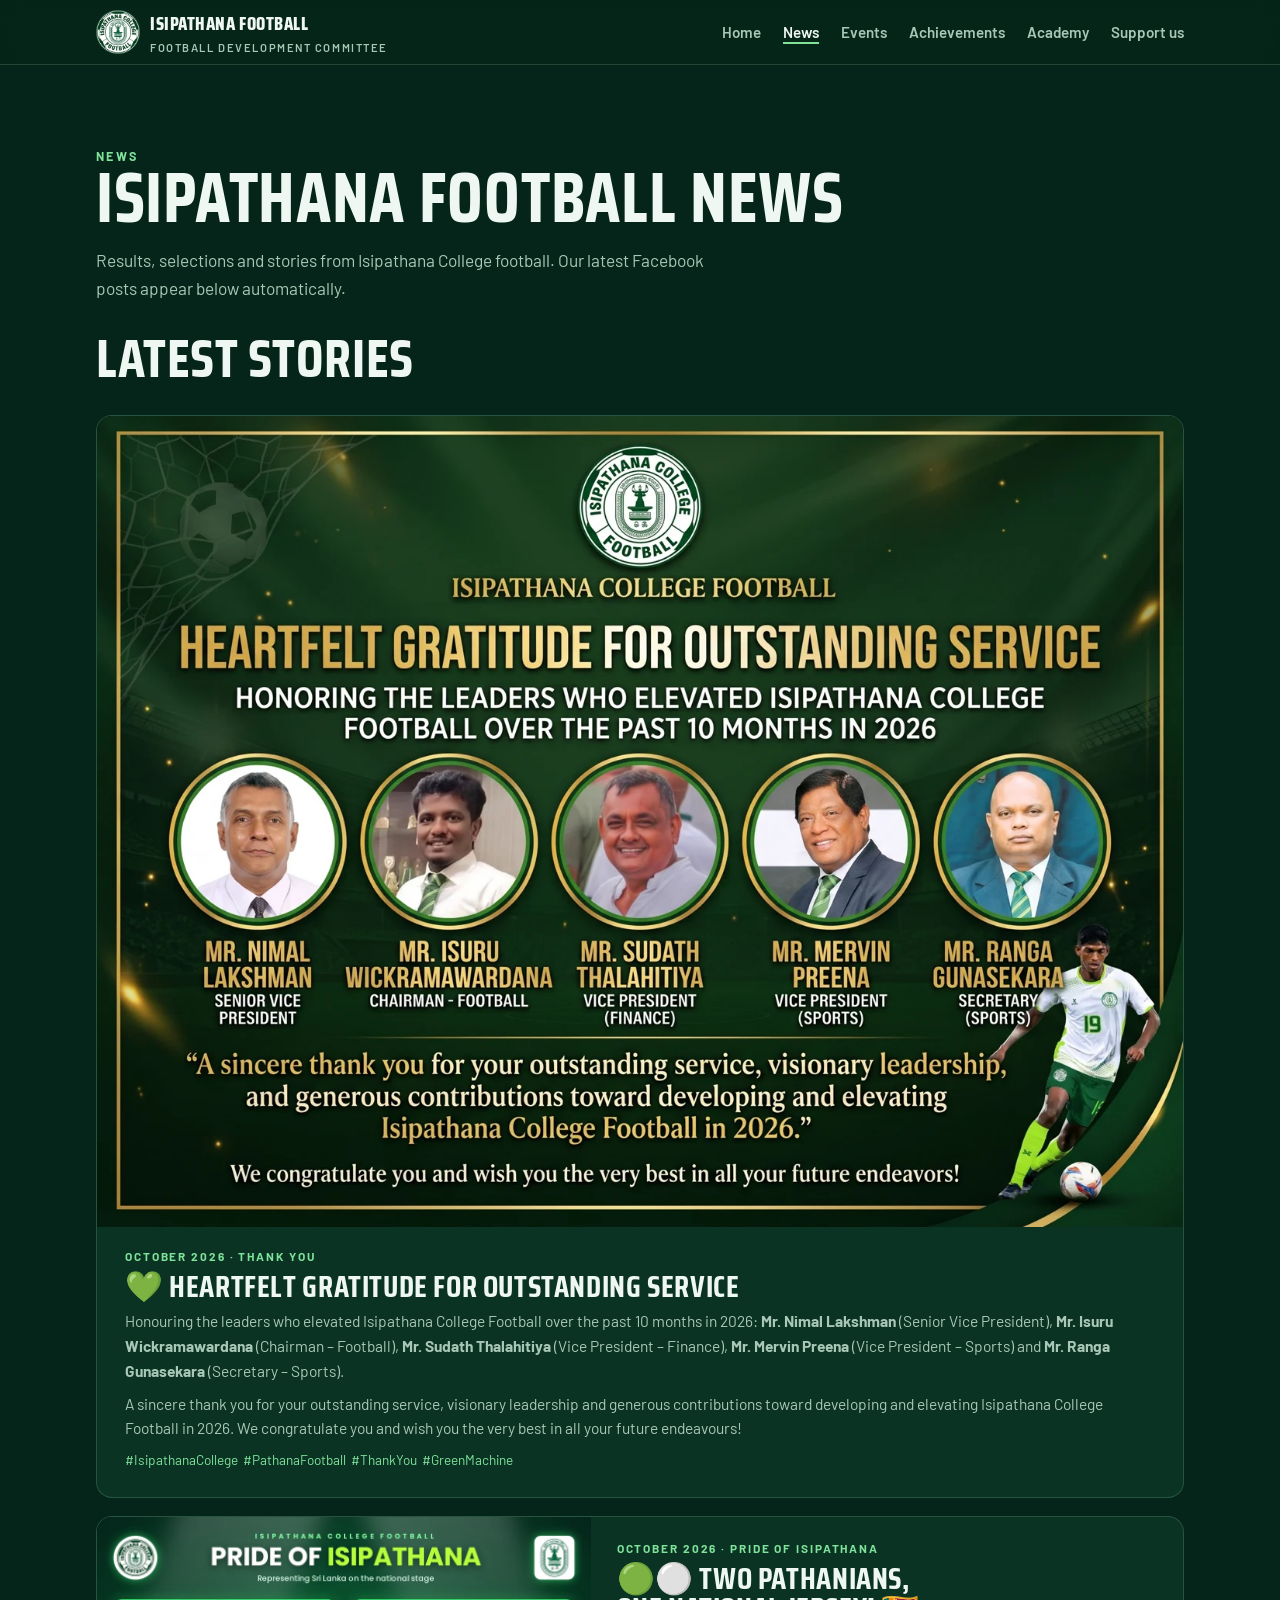
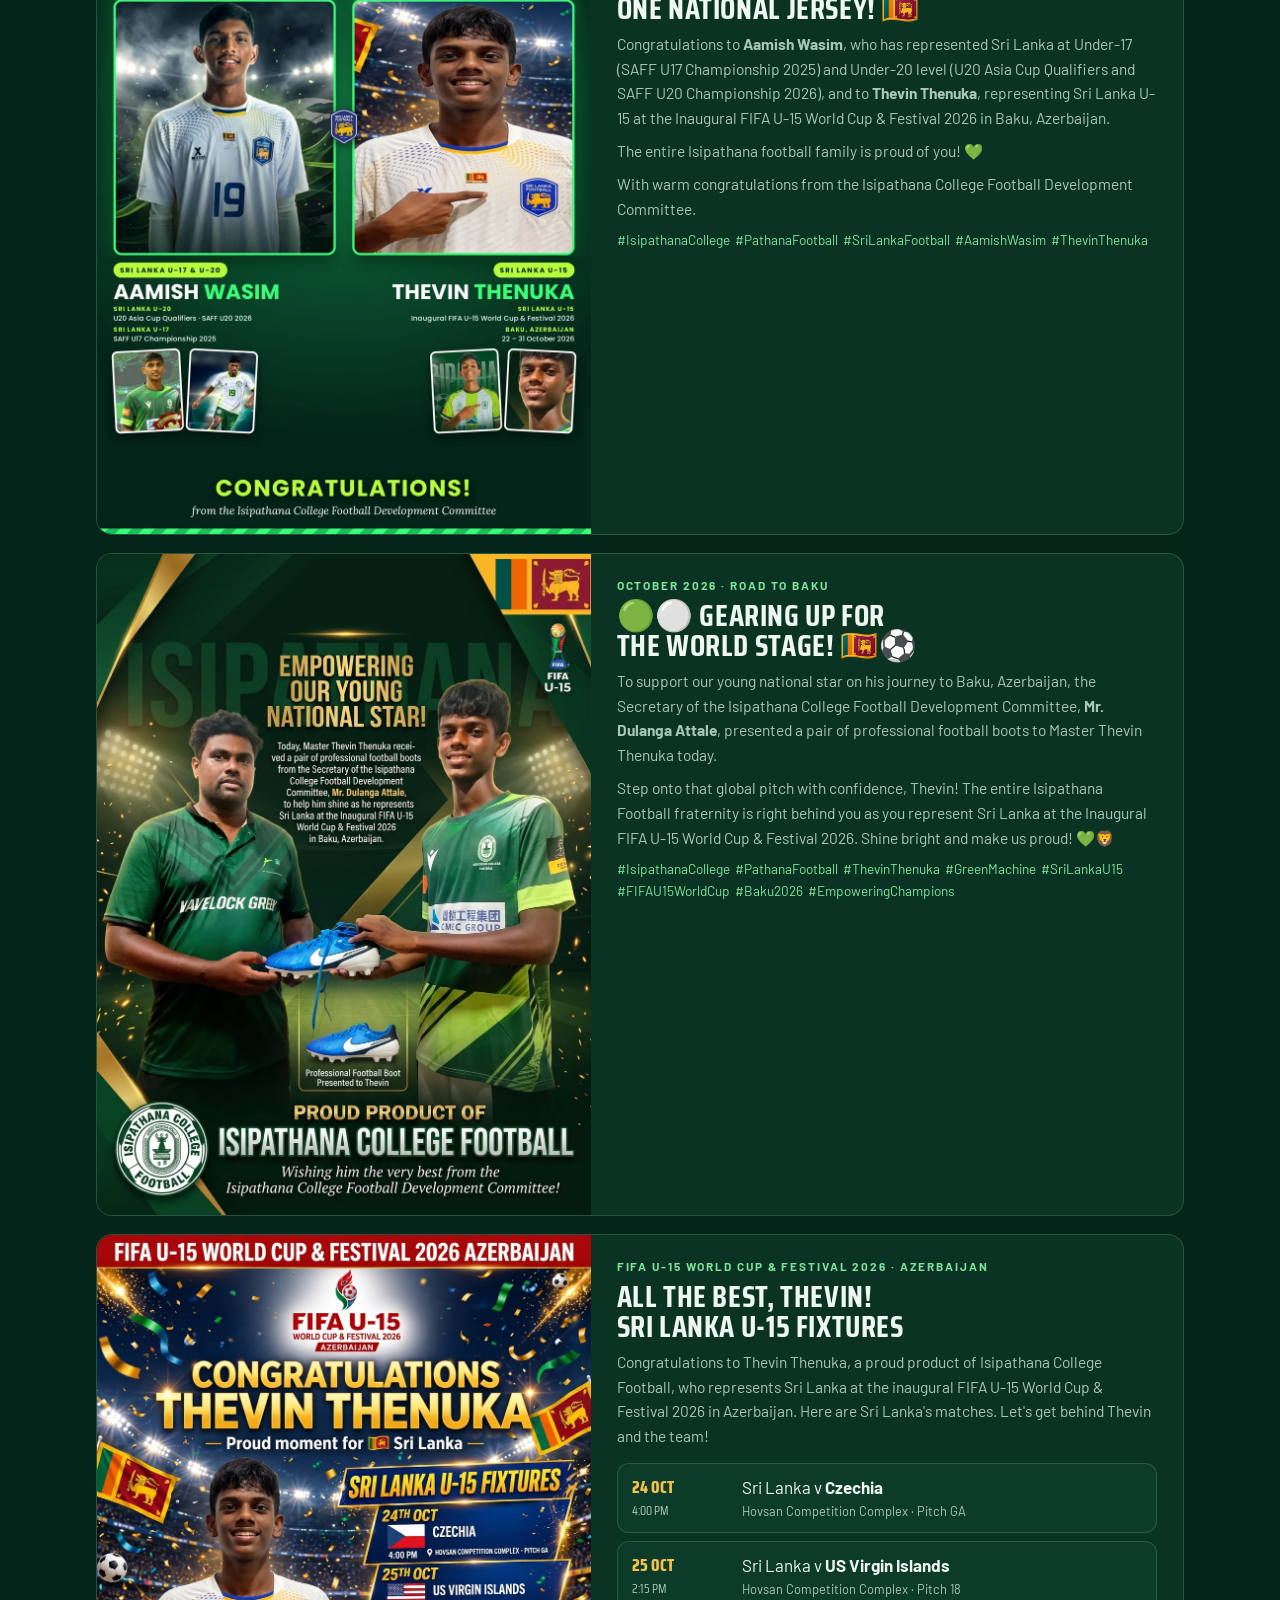
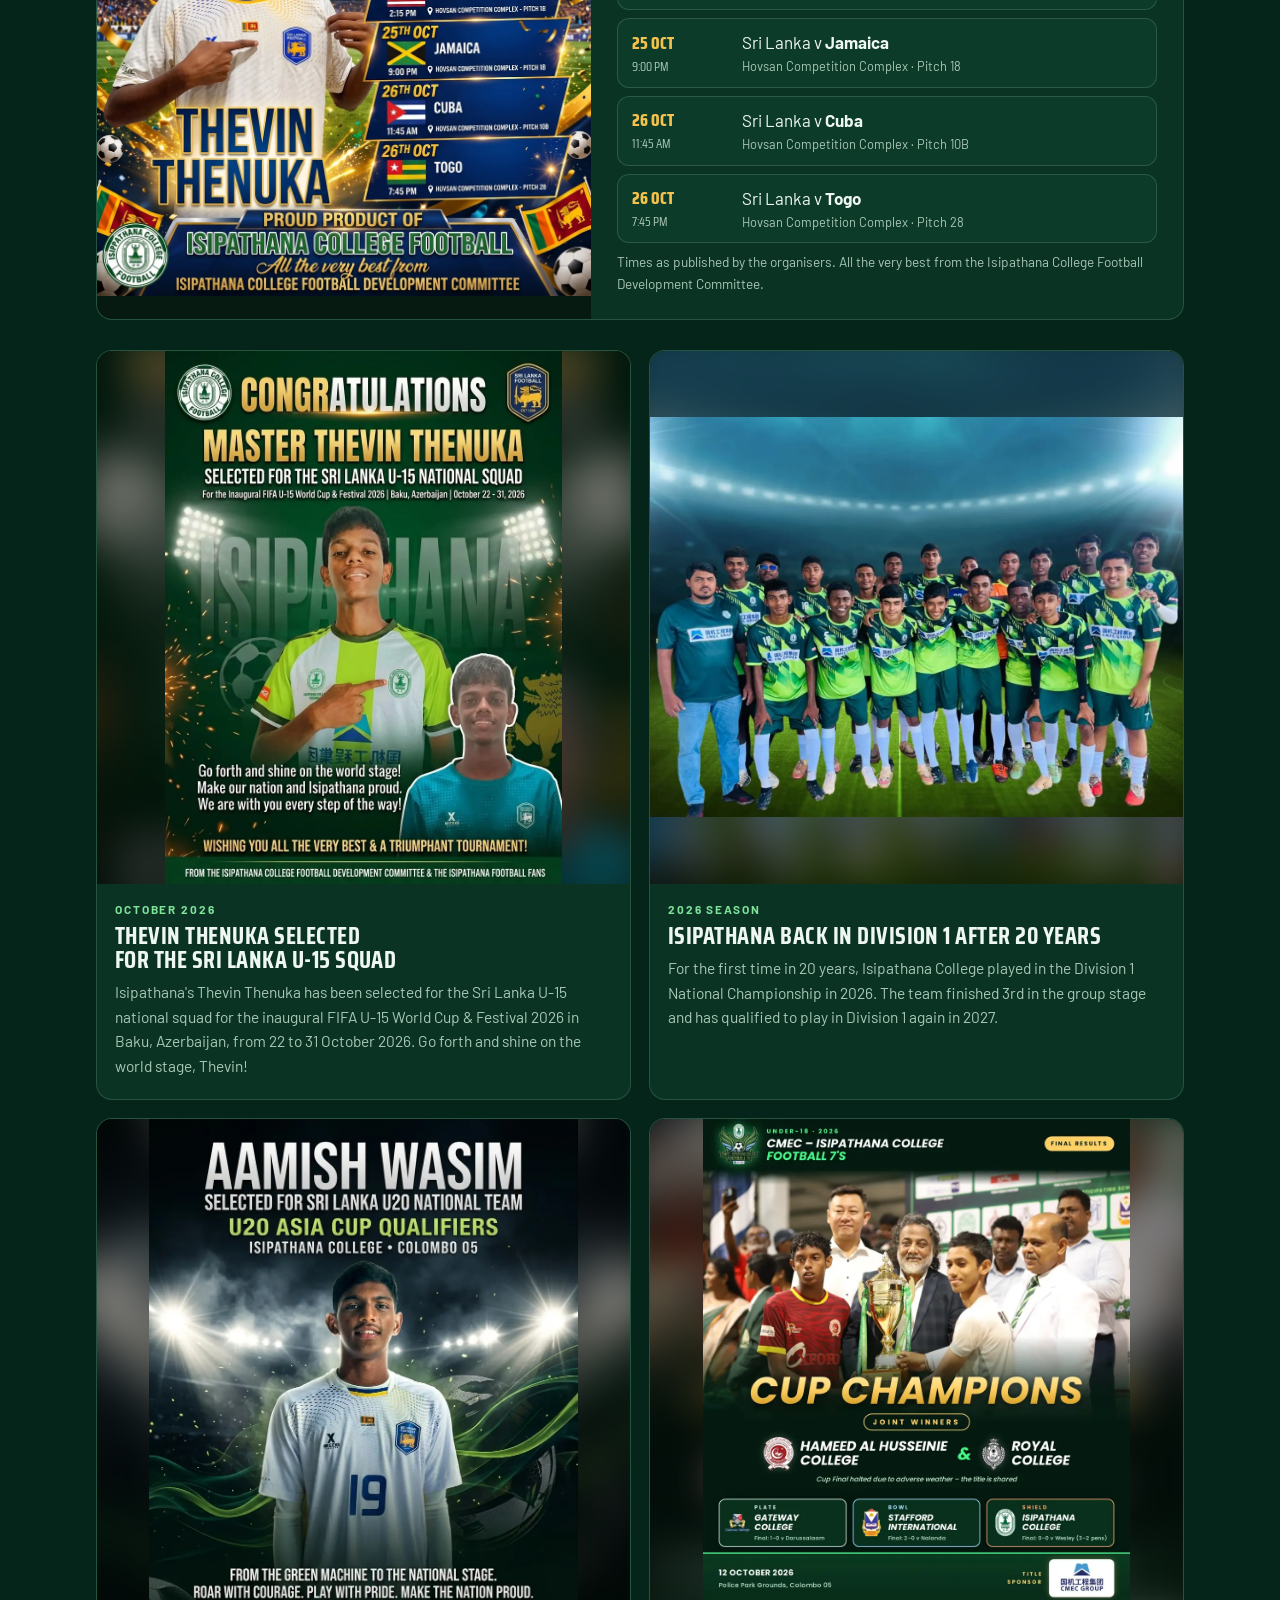
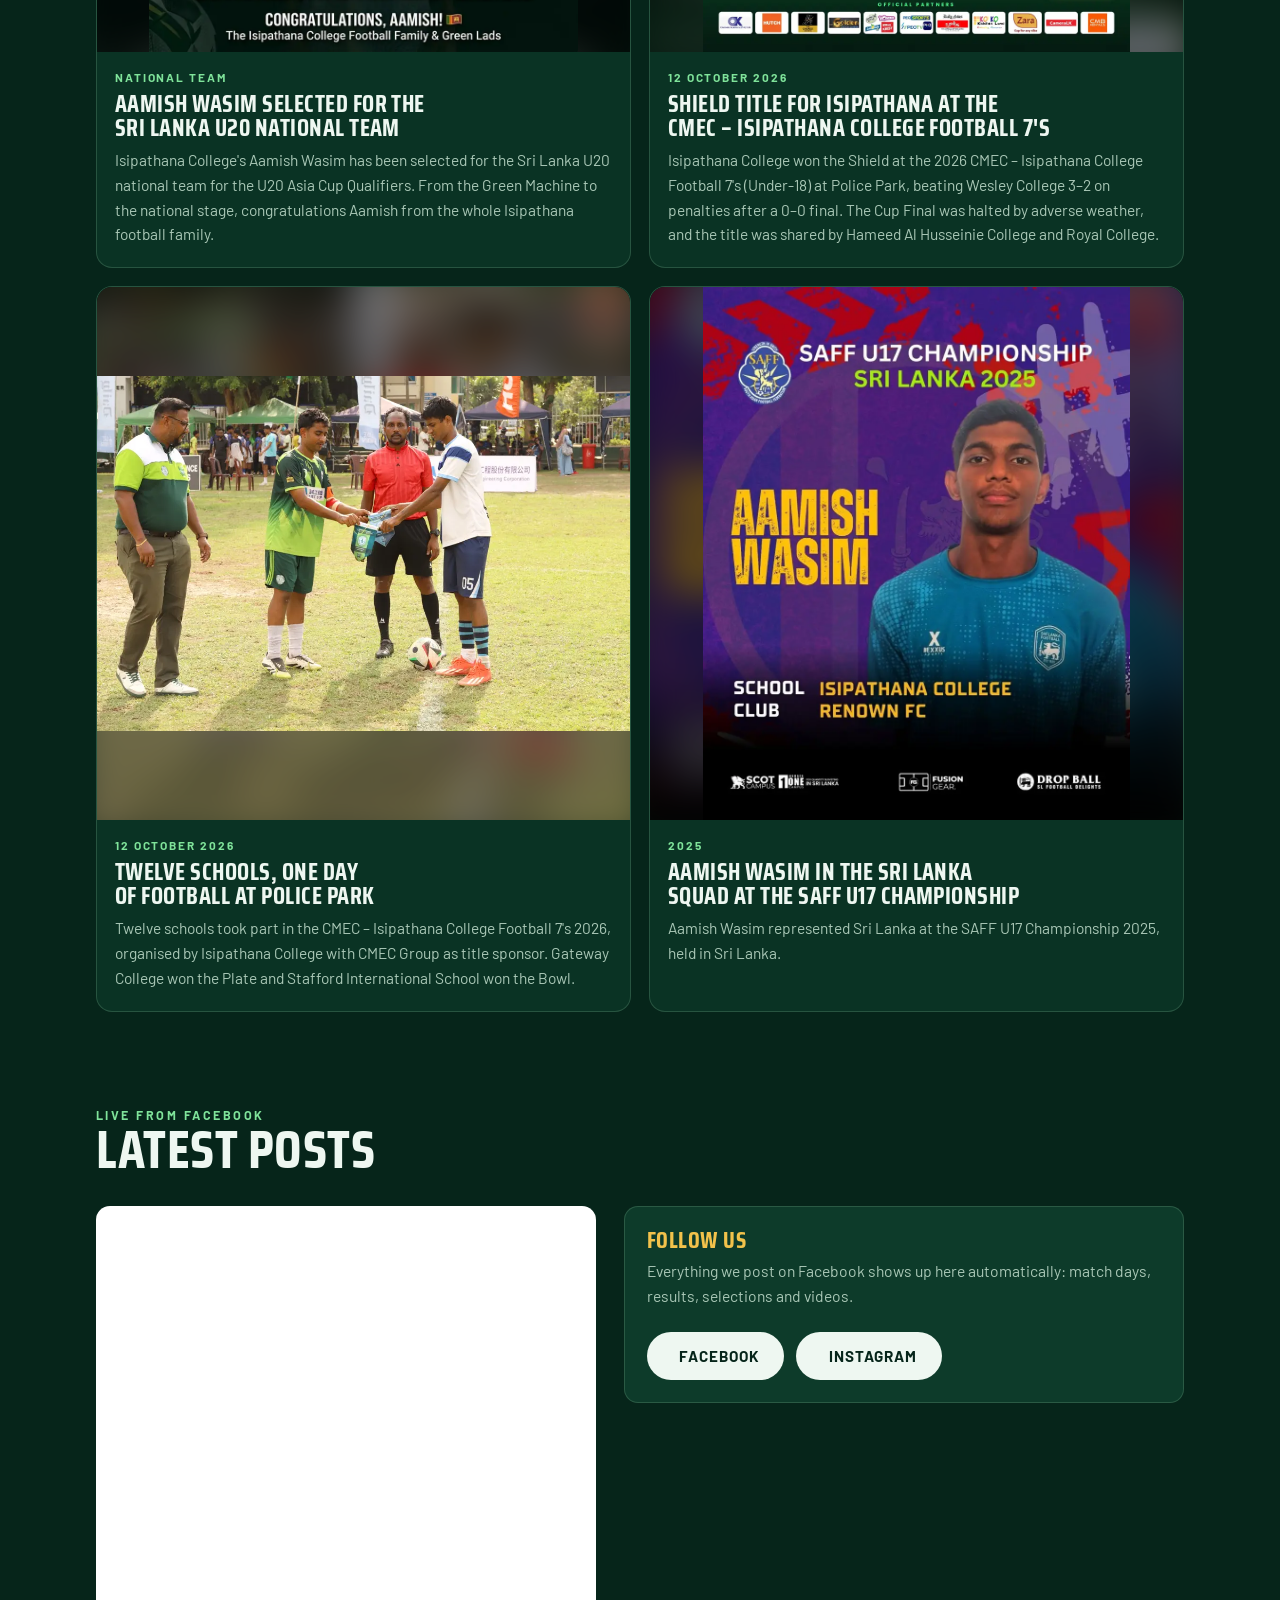
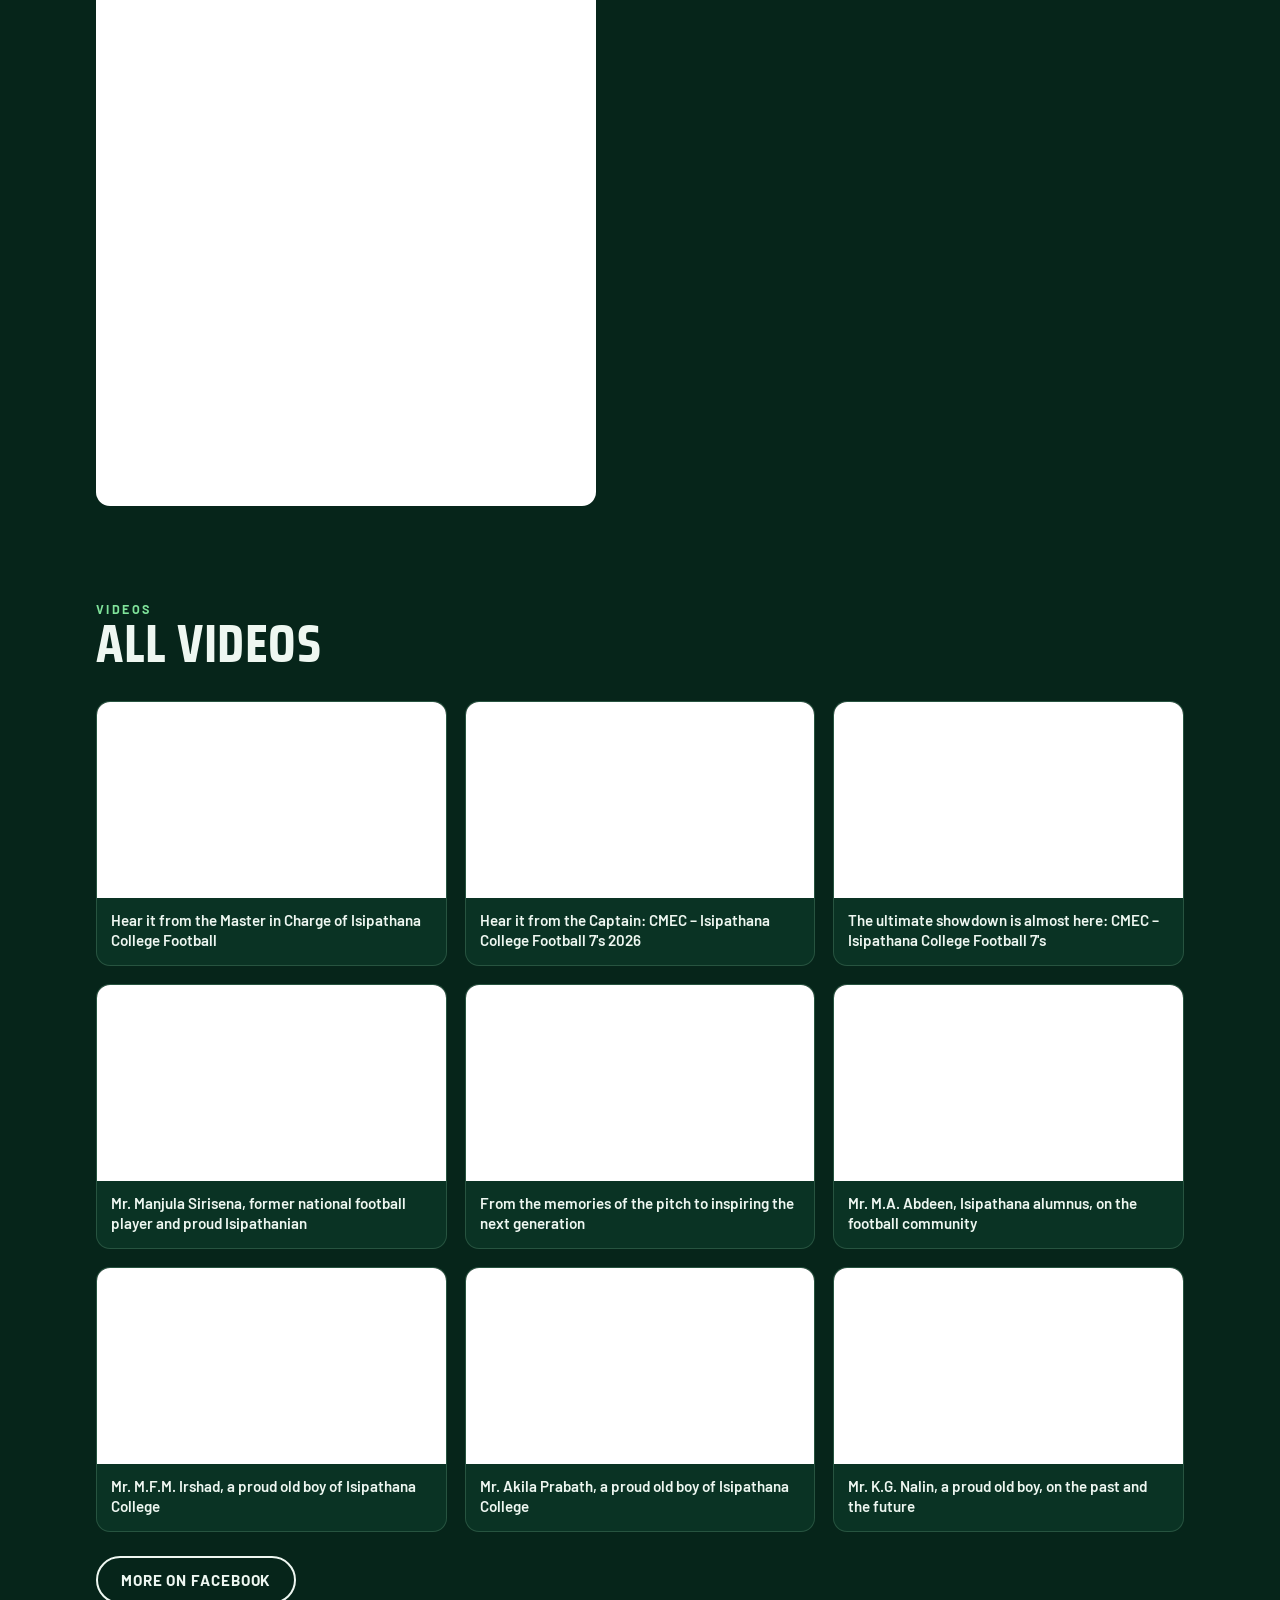
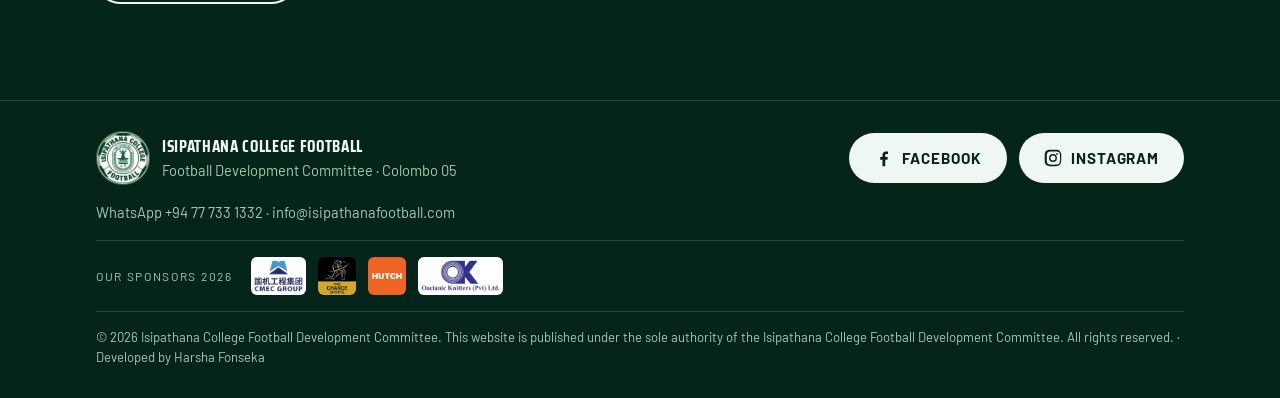
<file: thank-you.html>
<!doctype html>
<html lang="en"><head><meta charset="utf-8">
<meta name="viewport" content="width=device-width,initial-scale=1">
<title>Heartfelt gratitude for outstanding service | Isipathana College Football</title>
<meta name="description" content="Honouring the leaders who elevated Isipathana College Football in 2026. A sincere thank you from the Isipathana College Football Development Committee.">
<link rel="canonical" href="https://isipathanafootball.com/news.html#thank-you">
<meta property="og:type" content="article">
<meta property="og:site_name" content="Isipathana College Football">
<meta property="og:url" content="https://isipathanafootball.com/thank-you.html">
<meta property="og:title" content="Heartfelt gratitude for outstanding service">
<meta property="og:description" content="Honouring the leaders who elevated Isipathana College Football in 2026. A sincere thank you from the Football Development Committee.">
<meta property="og:image" content="https://isipathanafootball.com/og-gratitude.jpg">
<meta property="og:image:width" content="1200"><meta property="og:image:height" content="630">
<meta name="twitter:card" content="summary_large_image">
<meta name="twitter:image" content="https://isipathanafootball.com/og-gratitude.jpg">
<meta http-equiv="refresh" content="0; url=news.html#thank-you">
<style>body{background:#06251a;color:#e8f2ec;font-family:sans-serif;display:grid;place-items:center;min-height:100vh;margin:0}a{color:#b6ff3b}</style>
</head><body><p>Opening the story… <a href="news.html#thank-you">Tap here if it does not open</a></p>
<script>location.replace('news.html#thank-you')</script></body></html>
</file>
<file: style.css>
/* Layout: one long scrolling club page — photo hero, give, academy, follow — on a floodlit pitch-green night palette */
:root{
  --pitch:#06251a; --pitch-2:#0a3324; --panel:#0d3b2a; --line:rgba(170,230,190,.18);
  --chalk:#eef7f1; --mute:#a9c7b6; --lime:#7fe39a; --gold:#f2c24b; --gold-ink:#2a1d00;
  --display:"Saira Condensed","Arial Narrow",Impact,sans-serif;
  --body:"Barlow","Segoe UI",Roboto,Arial,sans-serif;
  color-scheme:dark;
}
*{box-sizing:border-box}
html{scroll-behavior:smooth}
@media (prefers-reduced-motion:reduce){html{scroll-behavior:auto}*{transition:none!important}}
body{background:var(--pitch);color:var(--chalk);font:400 17px/1.6 var(--body);-webkit-font-smoothing:antialiased}
a{color:inherit}
.wrap{max-width:1120px;margin:0 auto;padding-left:max(16px,env(safe-area-inset-left,0px));padding-right:max(16px,env(safe-area-inset-right,0px))}
h1,h2,h3{font-family:var(--display);text-transform:uppercase;line-height:1;margin:0;text-wrap:balance;letter-spacing:.01em}
h2{font-size:clamp(2.2rem,5vw,3.4rem)}
h3{font-size:1.45rem;letter-spacing:.02em}
p{margin:0}
.eyebrow{font:700 .78rem var(--body);letter-spacing:.2em;text-transform:uppercase;color:var(--lime)}
.lead{color:var(--mute);font-size:1.08rem;max-width:62ch}
section{padding-block:clamp(56px,9vw,96px)}
.btn{display:inline-flex;align-items:center;gap:.5em;justify-content:center;font:700 .95rem var(--body);letter-spacing:.06em;text-transform:uppercase;text-decoration:none;border-radius:999px;padding:.85em 1.5em;border:2px solid transparent;cursor:pointer;transition:transform .15s,background .15s}
.btn:hover{transform:translateY(-1px)}
.btn:focus-visible,button:focus-visible,a:focus-visible{outline:3px solid var(--gold);outline-offset:3px}
.btn.gold{background:var(--gold);color:var(--gold-ink)}
.btn.line{border-color:var(--chalk);color:var(--chalk);background:transparent}
.btn.wa{background:#25d366;color:#05301a}
.btn[aria-disabled="true"]{opacity:.45;pointer-events:none}

/* nav */
header.nav{position:sticky;top:env(safe-area-inset-top,0px);z-index:10;background:rgba(6,37,26,.92);backdrop-filter:blur(8px);border-bottom:1px solid var(--line)}
.nav .wrap{display:flex;align-items:center;gap:16px;padding-block:10px}
.brand{display:flex;align-items:center;gap:10px;text-decoration:none;margin-right:auto;min-width:0}
.brand img{width:44px;height:44px}
.brand b{font:800 1.15rem/1 var(--display);text-transform:uppercase;letter-spacing:.03em}
.brand small{display:block;font:600 .7rem var(--body);letter-spacing:.14em;color:var(--mute);text-transform:uppercase;margin-top:3px}
.nav nav{display:flex;gap:22px}
.nav nav a{text-decoration:none;font-weight:600;font-size:.95rem;color:var(--mute)}
.nav nav a:hover{color:var(--chalk)}
.nav .btn{padding:.6em 1.15em;font-size:.85rem}
@media (max-width:760px){.nav nav{display:none}.brand small{display:none}}

/* hero */
.hero{position:relative;padding-block:0;overflow:hidden;background:var(--pitch-2)}
.hero .bg{position:absolute;inset:0;background:url(img/hero-squad.webp) center 40%/cover}
.hero .bg:after{content:"";position:absolute;inset:0;background:linear-gradient(90deg,rgba(6,37,26,.97) 0%,rgba(6,37,26,.86) 42%,rgba(6,37,26,.35) 100%),linear-gradient(0deg,var(--pitch) 0%,rgba(6,37,26,0) 30%)}
.hero .wrap{position:relative;padding-block:clamp(64px,10vw,120px) clamp(56px,8vw,96px)}
.hero h1{font-size:clamp(2.9rem,8vw,5.6rem);max-width:12ch}
.hero h1 em{font-style:normal;color:var(--lime)}
.hero .lead{margin-top:18px;color:#cfe3d7}
.hero .ctas{display:flex;flex-wrap:wrap;gap:12px;margin-top:28px}
.honour{display:inline-flex;align-items:center;gap:10px;margin-top:34px;border:1px solid var(--line);background:rgba(13,59,42,.75);border-radius:12px;padding:10px 14px;font-size:.92rem;color:var(--mute)}
.honour b{color:var(--gold);font:700 1.05rem var(--display);letter-spacing:.06em;text-transform:uppercase}
@media (max-width:640px){.hero .bg:after{background:linear-gradient(0deg,rgba(6,37,26,.98) 35%,rgba(6,37,26,.6) 100%)}}

/* support grid */
.grid{display:grid;grid-template-columns:repeat(3,minmax(0,1fr));gap:16px;margin-top:36px}
@media (max-width:900px){.grid{grid-template-columns:repeat(2,minmax(0,1fr))}}
@media (max-width:560px){.grid{grid-template-columns:1fr}}
.item{border-top:3px solid var(--lime);background:var(--pitch-2);padding:20px 20px 22px;border-radius:0 0 12px 12px}
.item h3{margin-bottom:8px}
.item p{color:var(--mute);font-size:.98rem}
.item .tag{display:block;font:700 .72rem var(--body);letter-spacing:.16em;color:var(--lime);text-transform:uppercase;margin-bottom:10px}

/* ways to give */
.ways{display:grid;grid-template-columns:repeat(3,minmax(0,1fr));gap:16px;margin-top:28px}
@media (max-width:900px){.ways{grid-template-columns:1fr}}
.way{border:1px solid var(--line);border-radius:14px;padding:22px;background:var(--panel)}
.way h3{color:var(--gold)}
.way p{color:var(--mute);margin-top:8px;font-size:.98rem}

/* donate */
#donate{background:linear-gradient(180deg,var(--pitch) 0%,var(--pitch-2) 100%)}
.give{display:grid;grid-template-columns:minmax(0,1.05fr) minmax(0,1fr);gap:28px;margin-top:36px;align-items:start}
@media (max-width:860px){.give{grid-template-columns:1fr}}
.bank{background:var(--chalk);color:#0b2a1d;border-radius:18px;padding:26px;box-shadow:0 18px 40px rgba(0,0,0,.35)}
.bank .eyebrow{color:#1b7a43}
.bank h3{font-size:1.9rem;margin-top:6px}
.row{display:flex;align-items:center;gap:12px;border-top:1px dashed #b9d1c3;padding:14px 0}
.row:first-of-type{margin-top:16px}
.row div{min-width:0;flex:1}
.row span{display:block;font:700 .72rem var(--body);letter-spacing:.15em;text-transform:uppercase;color:#4d6b5b}
.row b{display:block;font:700 1.18rem var(--body);overflow-wrap:anywhere}
.row b.num{font:800 1.7rem var(--display);letter-spacing:.08em;font-variant-numeric:tabular-nums}
.copy{flex:none;border:1.5px solid #0b2a1d;background:transparent;color:#0b2a1d;border-radius:999px;font:700 .78rem var(--body);letter-spacing:.08em;text-transform:uppercase;padding:.5em 1em;cursor:pointer}
.copy.ok{background:#0b2a1d;color:var(--chalk)}
.steps{list-style:none;padding:0;margin:0;display:grid;gap:14px}
.steps li{display:grid;grid-template-columns:44px minmax(0,1fr);gap:14px;align-items:start;background:var(--panel);border:1px solid var(--line);border-radius:14px;padding:16px}
.steps .n{width:44px;height:44px;border-radius:50%;display:grid;place-items:center;background:var(--lime);color:#06251a;font:800 1.3rem var(--display)}
.steps h3{font-size:1.2rem}
.steps p{color:var(--mute);font-size:.96rem;margin-top:4px}
.phone{display:flex;flex-wrap:wrap;align-items:center;gap:10px;margin-top:10px}
.phone code{font:700 1.15rem var(--body);color:var(--chalk);background:rgba(127,227,154,.12);border-radius:8px;padding:.25em .6em;user-select:all}
.note{font-size:.88rem;color:var(--mute);margin-top:14px}

/* academy */
.academy{display:grid;grid-template-columns:minmax(0,1fr) minmax(0,1fr);gap:16px;margin-top:36px}
@media (max-width:760px){.academy{grid-template-columns:1fr}}
.entry{border:1px solid var(--line);border-radius:16px;padding:24px;background:var(--pitch-2);position:relative;overflow:hidden}
.entry .big{font:800 3.2rem/1 var(--display);color:var(--lime);text-transform:uppercase}
.entry h3{margin-top:8px}
.entry ul{margin:12px 0 0;padding-left:1.1em;color:var(--mute)}
.entry li{margin:4px 0}
.apply{margin-top:28px;display:flex;flex-wrap:wrap;gap:12px;align-items:center}
.checks{display:grid;grid-template-columns:repeat(2,minmax(0,1fr));gap:10px 24px;margin-top:22px;padding:0;list-style:none}
@media (max-width:640px){.checks{grid-template-columns:1fr}}
.checks li{display:flex;gap:10px;color:var(--chalk)}
.checks li:before{content:"";flex:none;width:10px;height:10px;margin-top:.55em;border-radius:2px;background:var(--gold);transform:rotate(45deg)}

/* follow + footer */
.follow{display:flex;flex-wrap:wrap;justify-content:space-between;align-items:center;gap:20px;border:1px solid var(--line);border-radius:18px;padding:26px;background:var(--panel)}
.social{display:flex;flex-wrap:wrap;gap:12px}
.social .btn{background:var(--chalk);color:#06251a}
.social svg{width:20px;height:20px}
footer{border-top:1px solid var(--line);padding-block:30px;color:var(--mute);font-size:.92rem}
footer .wrap{display:flex;flex-wrap:wrap;gap:16px 32px;justify-content:space-between;align-items:center}
footer img{width:54px;height:54px}
.fb{display:flex;gap:12px;align-items:center}
.fb b{display:block;color:var(--chalk);font:700 1.05rem var(--display);text-transform:uppercase;letter-spacing:.04em}

/* ---- multi-page additions ---- */
[hidden]{display:none!important}
body{margin:0}
img{max-width:100%}
.nav nav a[aria-current="page"]{color:var(--chalk);box-shadow:inset 0 -2px 0 var(--lime)}
@media (max-width:760px){
  .nav .wrap{flex-wrap:wrap}
  .nav nav{display:flex;order:3;width:100%;overflow-x:auto;gap:18px;padding-bottom:4px;scrollbar-width:none}
  .nav nav a{white-space:nowrap;font-size:.92rem}
}
.page-head{padding-block:clamp(48px,8vw,84px) 8px}
.page-head h1{font-size:clamp(2.6rem,7vw,4.4rem)}
.page-head .lead{margin-top:14px}
.honours{display:grid;grid-template-columns:repeat(3,minmax(0,1fr));gap:12px;margin-top:30px;max-width:900px}
@media (max-width:760px){.honours{grid-template-columns:1fr}}
.honours div{border:1px solid var(--line);background:rgba(13,59,42,.82);border-radius:12px;padding:12px 14px;font-size:.9rem;color:var(--mute)}
.honours b{display:block;color:var(--gold);font:700 1.08rem/1.1 var(--display);letter-spacing:.05em;text-transform:uppercase;margin-bottom:3px}
/* spotlight */
.spot{display:grid;grid-template-columns:minmax(0,.8fr) minmax(0,1.2fr);gap:28px;align-items:center;margin-top:32px}
@media (max-width:820px){.spot{grid-template-columns:1fr}}
.spot img{width:100%;border-radius:16px;display:block;aspect-ratio:4/5;object-fit:cover;object-position:top}
.spot .tags{display:flex;flex-wrap:wrap;gap:8px;margin-top:16px}
.spot .tags span{border:1px solid var(--line);border-radius:999px;padding:.35em .9em;font-size:.86rem;color:var(--chalk);background:var(--pitch-2)}
/* videos */
.vgrid{display:grid;grid-template-columns:repeat(3,minmax(0,1fr));gap:18px;margin-top:30px}
@media (max-width:900px){.vgrid{grid-template-columns:repeat(2,minmax(0,1fr))}}
@media (max-width:560px){.vgrid{grid-template-columns:1fr}}
.vid{background:var(--pitch-2);border:1px solid var(--line);border-radius:14px;overflow:hidden;display:flex;flex-direction:column}
.vid .frame{position:relative;aspect-ratio:16/9;background:#000}
.vid iframe{position:absolute;inset:0;width:100%;height:100%;border:0}
.vid p{padding:12px 14px 14px;font-size:.95rem;color:var(--chalk);font-weight:600;line-height:1.35}
.more{margin-top:24px;display:flex;flex-wrap:wrap;gap:12px}
/* gallery */
.gallery{columns:3 260px;column-gap:14px;margin-top:30px}
.gallery button{display:block;width:100%;margin:0 0 14px;padding:0;border:0;background:none;cursor:zoom-in;break-inside:avoid;border-radius:12px;overflow:hidden;position:relative}
.gallery img{display:block;width:100%;height:auto;transition:transform .3s}
.gallery button:hover img{transform:scale(1.03)}
.gallery figcaption{position:absolute;left:0;right:0;bottom:0;padding:22px 12px 10px;background:linear-gradient(0deg,rgba(4,20,14,.92),rgba(4,20,14,0));font-size:.85rem;color:var(--chalk);text-align:left}
.lb{position:fixed;inset:0;z-index:50;background:rgba(2,12,8,.94);display:flex;flex-direction:column;align-items:center;justify-content:center;gap:12px;padding:max(16px,env(safe-area-inset-top,0px)) max(16px,env(safe-area-inset-right,0px)) max(16px,env(safe-area-inset-bottom,0px)) max(16px,env(safe-area-inset-left,0px))}
.lb img{max-width:100%;max-height:82vh;border-radius:10px}
.lb p{color:var(--chalk);text-align:center;max-width:60ch}
.lb .x{position:absolute;top:max(14px,env(safe-area-inset-top,0px));right:max(14px,env(safe-area-inset-right,0px));background:var(--chalk);color:#06251a;border:0;border-radius:999px;width:44px;height:44px;font:700 1.4rem/1 var(--body);cursor:pointer}
.lb .nv{position:absolute;top:50%;transform:translateY(-50%);background:rgba(238,247,241,.15);color:var(--chalk);border:0;border-radius:999px;width:46px;height:46px;font-size:1.4rem;cursor:pointer}
.lb .pv{left:max(10px,env(safe-area-inset-left,0px))}.lb .nx{right:max(10px,env(safe-area-inset-right,0px))}
/* news */
.news{display:grid;grid-template-columns:repeat(2,minmax(0,1fr));gap:18px;margin-top:30px}
@media (max-width:760px){.news{grid-template-columns:1fr}}
.post{background:var(--pitch-2);border:1px solid var(--line);border-radius:16px;overflow:hidden;display:flex;flex-direction:column}
.post img{width:100%;aspect-ratio:16/10;object-fit:cover;display:block}
.post .body{padding:18px 18px 20px;display:flex;flex-direction:column;gap:8px;flex:1}
.post time{font:700 .74rem var(--body);letter-spacing:.16em;text-transform:uppercase;color:var(--lime)}
.post h3{font-size:1.5rem}
.post p{color:var(--mute);font-size:.97rem}
.feature-post{display:grid;grid-template-columns:minmax(0,5fr) minmax(0,6fr);margin-top:30px}
.feature-post .fp-img{display:block;background:#061a12}
.feature-post .fp-img img{aspect-ratio:auto;height:auto;object-fit:contain}
.feature-post .body{padding:24px 26px}
.feature-post h3{font-size:1.9rem}
.fixtures{list-style:none;margin:6px 0 0;padding:0;display:flex;flex-direction:column;gap:8px}
.fixtures li{display:grid;grid-template-columns:96px minmax(0,1fr);gap:14px;align-items:center;background:var(--panel);border:1px solid var(--line);border-radius:12px;padding:10px 14px}
.fixtures small{display:block;font-size:.8rem;color:var(--mute);font-weight:400}
.fixtures .fd{font:800 1.05rem var(--display);color:var(--gold);text-transform:uppercase}
.fixtures .fo{color:var(--chalk)}
.fixtures .fo b{color:var(--chalk)}
.post .fx-note{font-size:.85rem}
.feature-post+.feature-post{margin-top:18px}
.post .hashtags{color:var(--lime);font-size:.85rem;line-height:1.6;word-spacing:.15em}
@media (max-width:860px){.feature-post{grid-template-columns:1fr}.feature-post .body{padding:18px}.fixtures li{grid-template-columns:78px minmax(0,1fr)}}
.feed{display:grid;grid-template-columns:minmax(0,500px) minmax(0,1fr);gap:28px;margin-top:30px;align-items:start}
@media (max-width:900px){.feed{grid-template-columns:1fr}}
.fbwrap{background:#fff;border-radius:14px;overflow:hidden;width:100%;max-width:500px;min-height:300px}
.fbwrap iframe{display:block;width:100%;height:900px;border:0}
.feed aside{display:grid;gap:14px}
.feed aside .way p{margin-top:6px}
/* events */
.ev{display:grid;gap:16px;margin-top:28px}
.event{display:grid;grid-template-columns:120px minmax(0,1fr);gap:20px;align-items:start;background:var(--pitch-2);border:1px solid var(--line);border-radius:16px;padding:20px}
@media (max-width:560px){.event{grid-template-columns:1fr}}
.date{border-radius:12px;background:var(--panel);border:1px solid var(--line);text-align:center;padding:12px 8px}
.date b{display:block;font:800 2.4rem/1 var(--display);color:var(--chalk)}
.date span{display:block;font:700 .78rem var(--body);letter-spacing:.14em;text-transform:uppercase;color:var(--lime);margin-top:4px}
.date.tbc b{font-size:1.6rem;color:var(--gold)}
.event h3{font-size:1.6rem}
.event .meta{color:var(--mute);font-size:.95rem;margin-top:6px}
.event p{color:var(--mute);margin-top:10px}
.pill{display:inline-block;font:700 .72rem var(--body);letter-spacing:.14em;text-transform:uppercase;border-radius:999px;padding:.3em .8em;margin-bottom:8px}
.pill.up{background:var(--gold);color:var(--gold-ink)}
.pill.past{background:rgba(127,227,154,.15);color:var(--lime)}
.results{width:100%;border-collapse:collapse;margin-top:14px;font-size:.95rem}
.results td{padding:9px 10px;border-top:1px solid var(--line);vertical-align:top}
.results td:first-child{color:var(--gold);font-weight:700;white-space:nowrap;width:1%}
.tbl{overflow-x:auto}
.notice{margin-top:28px;border:1px solid rgba(242,194,75,.45);border-left:4px solid var(--gold);background:rgba(242,194,75,.06);border-radius:12px;padding:20px 22px}
.legacy-quote{position:relative;margin:26px 0 0;padding:26px 28px 26px 64px;border-left:4px solid var(--gold);border-radius:16px;background:linear-gradient(120deg,var(--panel),var(--pitch-2));border-top:1px solid var(--line);border-right:1px solid var(--line);border-bottom:1px solid var(--line)}
.legacy-quote::before{content:"\201C";position:absolute;left:18px;top:6px;font:800 4.4rem/1 var(--display);color:var(--gold)}
.legacy-quote p{margin:0;font-size:1.12rem;line-height:1.65;font-style:italic;color:var(--chalk);max-width:none}
.legacy-list{list-style:none;padding:0;margin:20px 0 0;display:grid;grid-template-columns:repeat(5,minmax(0,1fr));gap:14px}
.legacy-list li{background:var(--pitch-2);border:1px solid var(--line);border-radius:14px;padding:16px 14px;display:flex;flex-direction:column;gap:6px}
.legacy-list .age{font:800 1.9rem/1 var(--display);color:var(--gold)}
.legacy-list b{font-size:.95rem;line-height:1.3;color:var(--chalk)}
.legacy-list .yr{margin-top:auto;font:700 .78rem var(--body);letter-spacing:.12em;color:var(--lime)}
@media (max-width:900px){.legacy-list{grid-template-columns:repeat(2,minmax(0,1fr))}}
@media (max-width:640px){.legacy-quote{padding:22px 18px 20px 46px}.legacy-quote::before{left:10px;font-size:3.4rem}.legacy-quote p{font-size:1rem}}
.sponsors{padding:30px 0 30px;background:var(--pitch-2);border-bottom:1px solid var(--line)}
.sponsors .eyebrow{text-align:center;margin:0 0 16px}
.marquee{overflow:hidden;-webkit-mask-image:linear-gradient(90deg,transparent,#000 7%,#000 93%,transparent);mask-image:linear-gradient(90deg,transparent,#000 7%,#000 93%,transparent)}
.marquee .track{display:flex;width:max-content;animation:sponsroll 30s linear infinite}
.marquee .set{display:flex;align-items:center}
.marquee:hover .track{animation-play-state:paused}
.marquee img{height:84px;width:auto;margin-right:28px;border-radius:12px;display:block;box-shadow:0 6px 18px rgba(0,0,0,.28)}
@keyframes sponsroll{to{transform:translateX(-50%)}}
@media (max-width:640px){.marquee img{height:62px;margin-right:18px}.marquee .track{animation-duration:22s}}
@media (prefers-reduced-motion:reduce){.marquee{-webkit-mask-image:none;mask-image:none}.marquee .track{animation:none;width:auto;justify-content:center}.marquee .set{flex-wrap:wrap;justify-content:center;gap:14px}.marquee .set img{margin:0}.marquee .set img[aria-hidden],.marquee .set[aria-hidden]{display:none}}
footer .fspons{flex-basis:100%;display:flex;flex-wrap:wrap;align-items:center;gap:12px;padding-top:16px;border-top:1px solid var(--line)}
footer .fspons span{font-size:.75rem;letter-spacing:.14em;text-transform:uppercase;color:var(--mute);margin-right:6px}
footer .fspons img{height:38px;width:auto;border-radius:6px;display:block}
.notice h3{color:var(--gold);font-size:1.35rem}
.notice p{color:var(--chalk);font-size:.95rem;margin-top:10px;max-width:none}
.notice ul{margin:12px 0 0;padding-left:1.2em;color:var(--mute);font-size:.93rem}
.notice li{margin:7px 0}
.notice .sig{color:var(--mute);font-style:italic;font-size:.88rem}
section[id]{scroll-margin-top:84px}
/* rotating crest (coin: front + back faces, so it never shows mirrored) */
@keyframes crestturn{to{transform:rotateY(360deg)}}
.coin{position:relative;display:inline-block;flex:none;transform-style:preserve-3d;animation:crestturn 6s linear infinite}
.coin img{display:block;width:100%;height:auto;backface-visibility:hidden;-webkit-backface-visibility:hidden}
.coin img.back{position:absolute;inset:0;transform:rotateY(180deg)}
.brand .coin{width:44px;height:44px;perspective:400px}
footer .fb .coin{width:54px;height:54px}
.neon-disc{position:absolute;right:clamp(16px,6vw,90px);top:30px;width:clamp(170px,19vw,250px);aspect-ratio:1;border-radius:50%;display:grid;place-items:center;z-index:1;pointer-events:none}
.crest-hero{width:100%;animation-duration:8s}
.crest-hero img{filter:drop-shadow(0 0 14px rgba(57,255,120,.95)) drop-shadow(0 0 36px rgba(57,255,120,.6))}
.brand .coin,footer .fb .coin{animation:none}
.brand .coin img.back,footer .fb .coin img.back{display:none}
@media (max-width:900px){.neon-disc{position:relative;right:auto;top:auto;width:150px;margin:24px auto -8px;display:grid}}
@media (prefers-reduced-motion:reduce){.coin,.neon-disc{animation:none}}
@media (max-width:760px){section[id]{scroll-margin-top:120px}}
footer .legal{flex-basis:100%;margin:0;padding-top:16px;border-top:1px solid var(--line);font-size:.82rem;color:var(--mute);line-height:1.5}
.date b{font-size:clamp(1.6rem,4vw,2.4rem)}
.ach{display:grid;grid-template-columns:repeat(3,minmax(0,1fr));gap:18px;margin-top:30px}
@media (max-width:900px){.ach{grid-template-columns:repeat(2,minmax(0,1fr))}}
@media (max-width:560px){.ach{grid-template-columns:1fr}}
.ach .tag{display:block;font:700 .72rem var(--body);letter-spacing:.14em;color:var(--lime);text-transform:uppercase;margin-bottom:8px}
.feat{grid-column:1/-1;display:grid;grid-template-columns:auto minmax(0,1fr);gap:24px;align-items:center;background:linear-gradient(120deg,var(--panel),var(--pitch-2));border:1px solid var(--line);border-left:4px solid var(--gold);border-radius:16px;padding:26px}
@media (max-width:560px){.feat{grid-template-columns:1fr}}
.feat .num{font:800 clamp(5rem,12vw,8rem)/.85 var(--display);color:var(--gold)}
.feat .num:after{content:"YEARS";display:block;font-size:1.1rem;letter-spacing:.2em;color:var(--chalk);margin-top:6px}
.feat h3{font-size:clamp(1.6rem,3.5vw,2.3rem)}
.feat p{color:var(--mute);margin-top:8px;max-width:65ch}
.acard{background:var(--pitch-2);border:1px solid var(--line);border-radius:16px;overflow:hidden;display:flex;flex-direction:column}
.acard img{width:100%;aspect-ratio:4/3;object-fit:cover;object-position:center top;display:block}
.acard .body{padding:16px 18px 20px}
.acard h3{font-size:1.5rem}
.acard p{color:var(--mute);font-size:.96rem;margin-top:6px}

/* mobile+desktop image alignment */
.post img,.acard img,.spot img{height:auto}
.ph{position:relative;overflow:hidden;background:#061a12}
.ph:before{content:"";position:absolute;inset:-24px;background:var(--ph) center/cover no-repeat;filter:blur(20px) brightness(.5)}
.ph img{position:relative;width:100%;height:auto;display:block}
.news .ph img{aspect-ratio:1/1;object-fit:contain}
.acard .ph img{aspect-ratio:4/3;object-fit:contain}
@media (max-width:860px){.post img,.acard img,.spot img,.news .ph img,.acard .ph img{aspect-ratio:auto;object-fit:contain}}
@media (max-width:640px){.hero .bg{background-position:center top}}

.feature-post.wide{grid-template-columns:1fr}
.feature-post.wide .body{padding:22px 28px 26px}
.feature-post{scroll-margin-top:90px}
</file>
